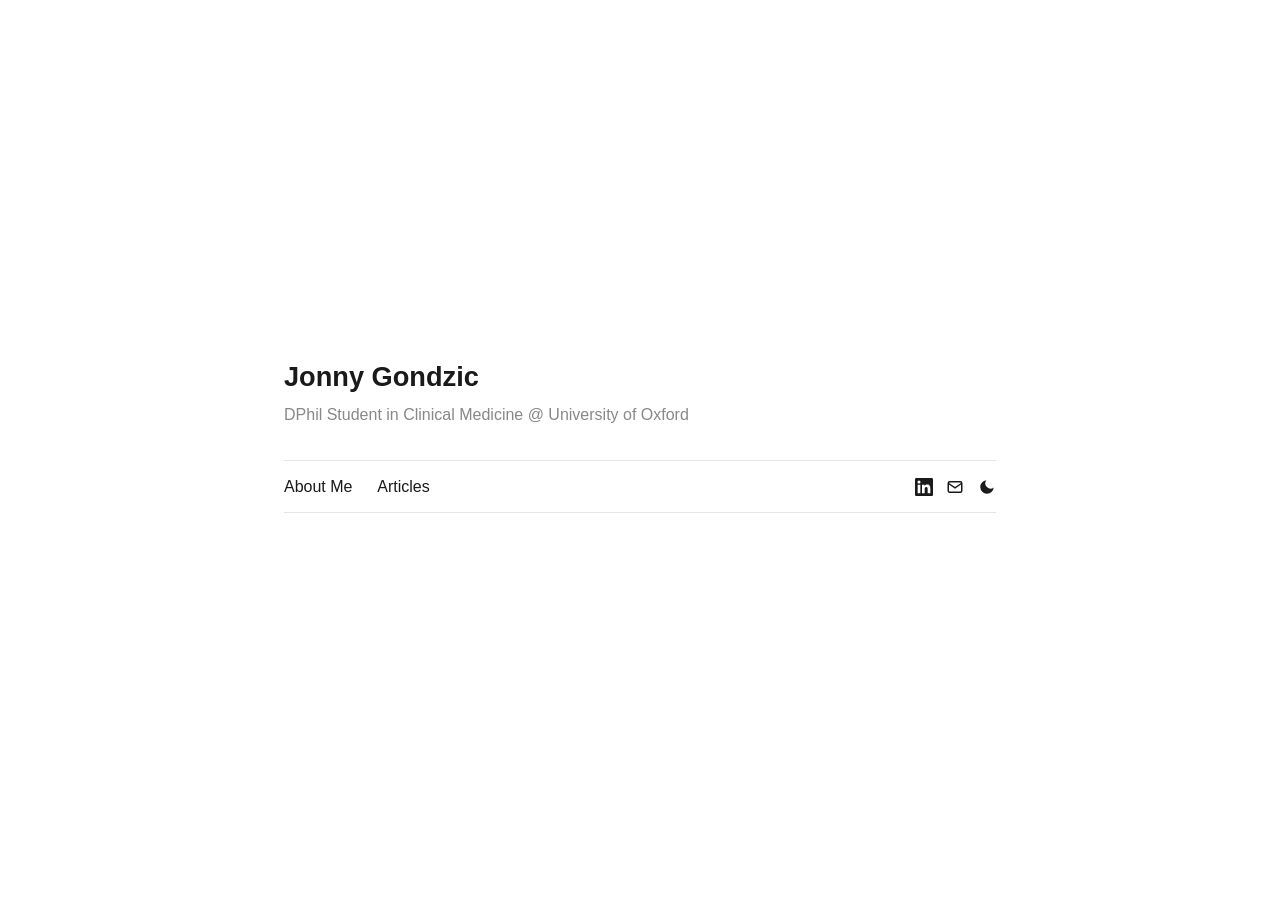
<file: index.html>
<!DOCTYPE html>
<html lang="en">
<head>
    <meta charset="UTF-8">
    <meta name="viewport" content="width=device-width, initial-scale=1.0">
    <title>Jonny Gondzic</title>
    <meta name="description" content="Personal website">
    <link rel="stylesheet" href="assets/style.css">
    <link rel="alternate" type="application/rss+xml" title="RSS" href="feed.xml">
    <script src="assets/theme.js" defer></script>
</head>
<body>
    <main class="container home">
        <section class="intro">
            <h1>Jonny Gondzic</h1>
            <p class="tagline">DPhil Student in Clinical Medicine @ University of Oxford</p>
        </section>

        <nav class="nav-row">
            <div class="nav-links">
                <a href="cv/">About Me</a>
                <!-- Hidden from site nav: <a href="research/">LinkedIn Post Ideas</a> -->
                <a href="articles/">Articles</a>
            </div>
            <div class="icons">
                <a href="https://www.linkedin.com/in/jonny-gondzic/" target="_blank" aria-label="LinkedIn" title="LinkedIn">
                    <svg viewBox="0 0 24 24" width="18" height="18" fill="currentColor"><path d="M20.447 20.452h-3.554v-5.569c0-1.328-.027-3.037-1.852-3.037-1.853 0-2.136 1.445-2.136 2.939v5.667H9.351V9h3.414v1.561h.046c.477-.9 1.637-1.85 3.37-1.85 3.601 0 4.267 2.37 4.267 5.455v6.286zM5.337 7.433a2.062 2.062 0 01-2.063-2.065 2.063 2.063 0 112.063 2.065zm1.782 13.019H3.555V9h3.564v11.452zM22.225 0H1.771C.792 0 0 .774 0 1.729v20.542C0 23.227.792 24 1.771 24h20.451C23.2 24 24 23.227 24 22.271V1.729C24 .774 23.2 0 22.222 0h.003z"/></svg>
                </a>
                <a href="mailto:jonnygondzic@gmail.com" aria-label="Email" title="Email">
                    <svg viewBox="0 0 24 24" width="18" height="18" fill="none" stroke="currentColor" stroke-width="2"><rect x="3" y="5" width="18" height="14" rx="2"/><path d="M3 7l9 6 9-6"/></svg>
                </a>
                <button class="theme-toggle" aria-label="Toggle theme" title="Toggle theme">
                    <svg class="icon-moon" viewBox="0 0 24 24" width="18" height="18" fill="currentColor"><path d="M21 12.79A9 9 0 1111.21 3 7 7 0 0021 12.79z"/></svg><svg class="icon-sun" viewBox="0 0 24 24" width="18" height="18" fill="none" stroke="currentColor" stroke-width="2" stroke-linecap="round" stroke-linejoin="round"><circle cx="12" cy="12" r="4"/><path d="M12 2v2M12 20v2M4.93 4.93l1.41 1.41M17.66 17.66l1.41 1.41M2 12h2M20 12h2M6.34 17.66l-1.41 1.41M19.07 4.93l-1.41 1.41"/></svg>
                </button>
            </div>
        </nav>
    </main>
</body>
</html>
</file>
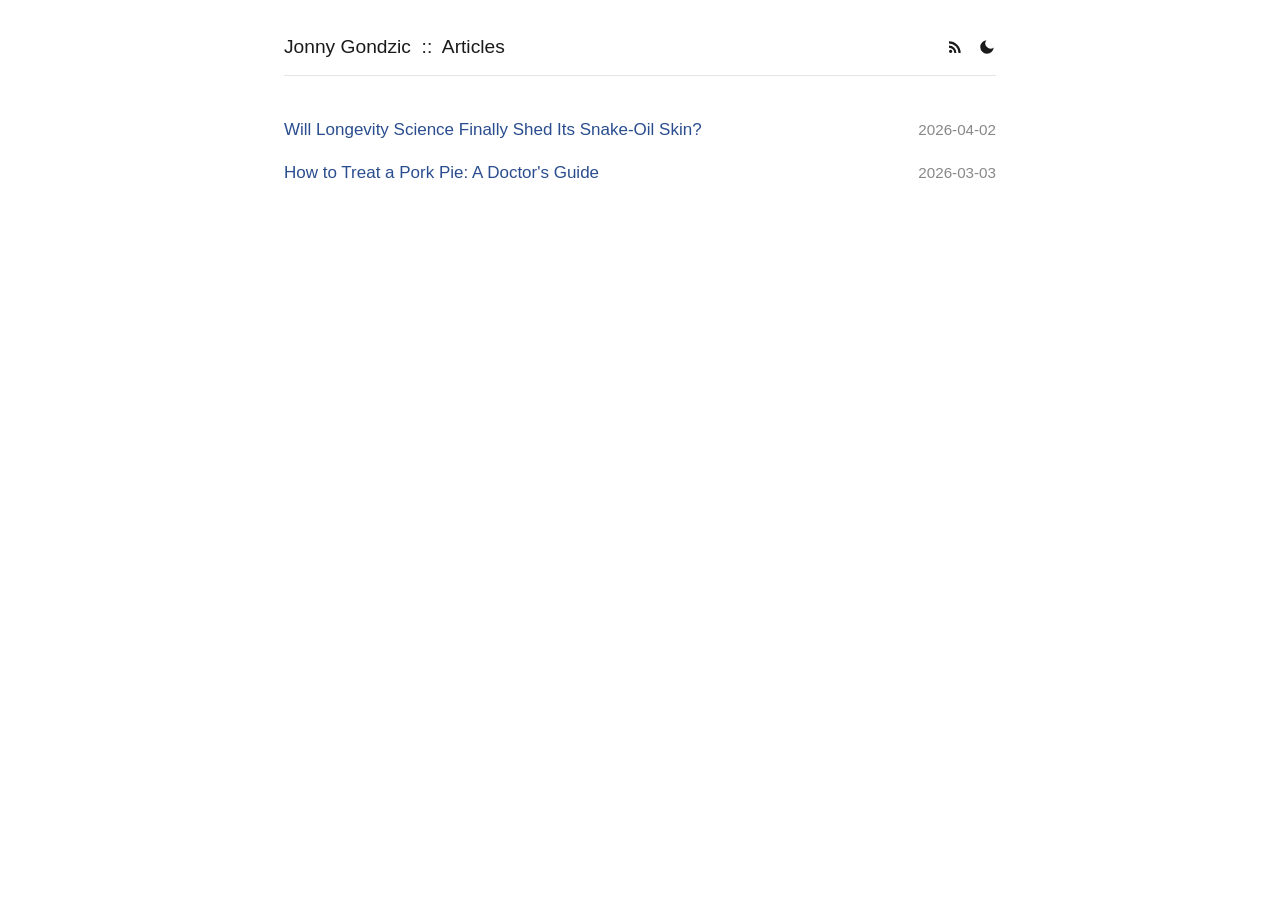
<file: articles/index.html>
<!DOCTYPE html>
<html lang="en">
<head>
    <meta charset="UTF-8">
    <meta name="viewport" content="width=device-width, initial-scale=1.0">
    <title>Jonny Gondzic :: Articles</title>
    <link rel="stylesheet" href="../assets/style.css">
    <link rel="alternate" type="application/rss+xml" title="RSS" href="../feed.xml">
    <script src="../assets/theme.js" defer></script>
</head>
<body>
    <main class="container page">
        <header class="page-header">
            <h2><a href="../">Jonny Gondzic</a> &nbsp;::&nbsp; Articles</h2>
            <div class="header-icons">
                <a href="../feed.xml" aria-label="RSS feed" title="RSS feed">
                    <svg viewBox="0 0 24 24" width="18" height="18" fill="currentColor"><path d="M6.18 15.64a2.18 2.18 0 012.18 2.18C8.36 19 7.38 20 6.18 20C5 20 4 19 4 17.82a2.18 2.18 0 012.18-2.18M4 4.44A15.56 15.56 0 0119.56 20h-2.83A12.73 12.73 0 004 7.27V4.44m0 5.66a9.9 9.9 0 019.9 9.9h-2.83A7.07 7.07 0 004 12.93V10.1z"/></svg>
                </a>
                <button class="theme-toggle" aria-label="Toggle theme" title="Toggle theme">
                    <svg class="icon-moon" viewBox="0 0 24 24" width="18" height="18" fill="currentColor"><path d="M21 12.79A9 9 0 1111.21 3 7 7 0 0021 12.79z"/></svg><svg class="icon-sun" viewBox="0 0 24 24" width="18" height="18" fill="none" stroke="currentColor" stroke-width="2" stroke-linecap="round" stroke-linejoin="round"><circle cx="12" cy="12" r="4"/><path d="M12 2v2M12 20v2M4.93 4.93l1.41 1.41M17.66 17.66l1.41 1.41M2 12h2M20 12h2M6.34 17.66l-1.41 1.41M19.07 4.93l-1.41 1.41"/></svg>
                </button>
            </div>
        </header>

        <ul class="post-list">
            <li>
                <a href="will-longevity-shed-snake-oil/">Will Longevity Science Finally Shed Its Snake-Oil Skin?</a>
                <span class="date">2026-04-02</span>
            </li>
            <li>
                <a href="should-doctors-care-pork-pie/">How to Treat a Pork Pie: A Doctor's Guide</a>
                <span class="date">2026-03-03</span>
            </li>
        </ul>
    </main>
</body>
</html>
</file>
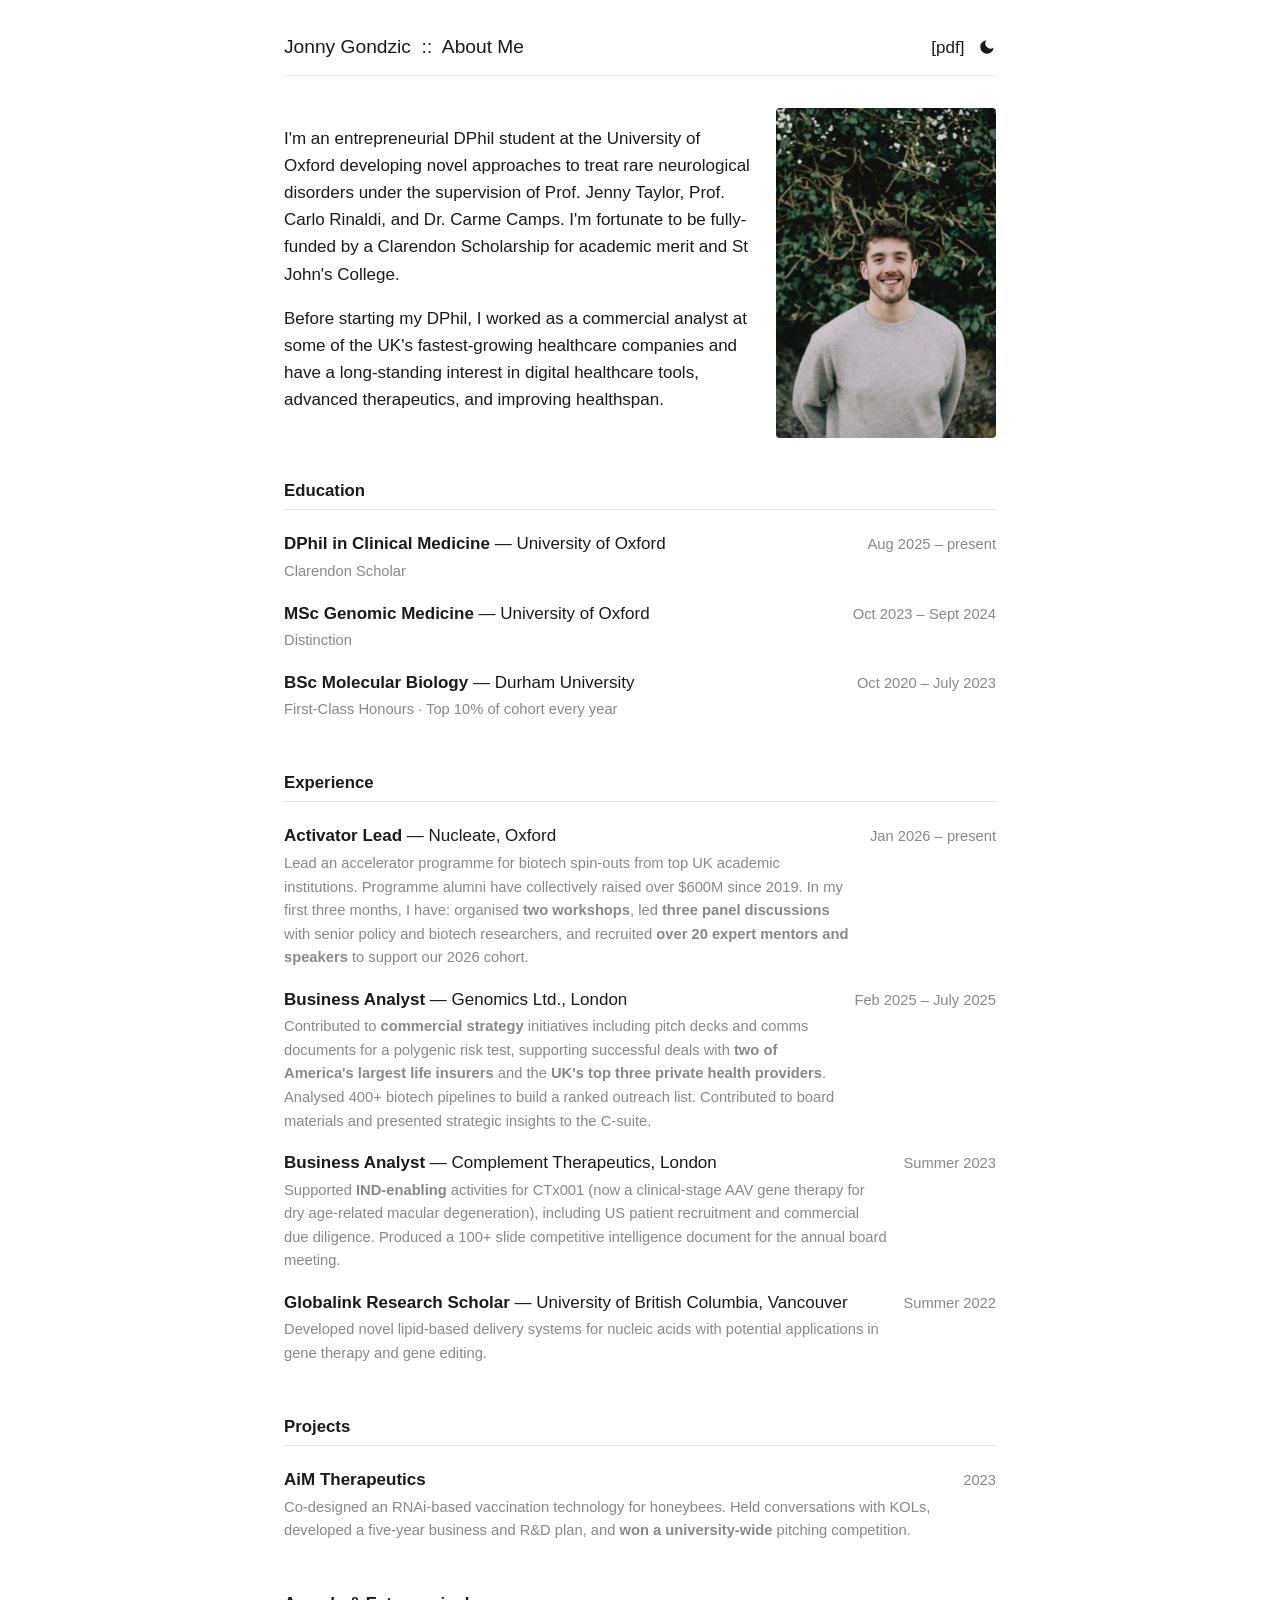
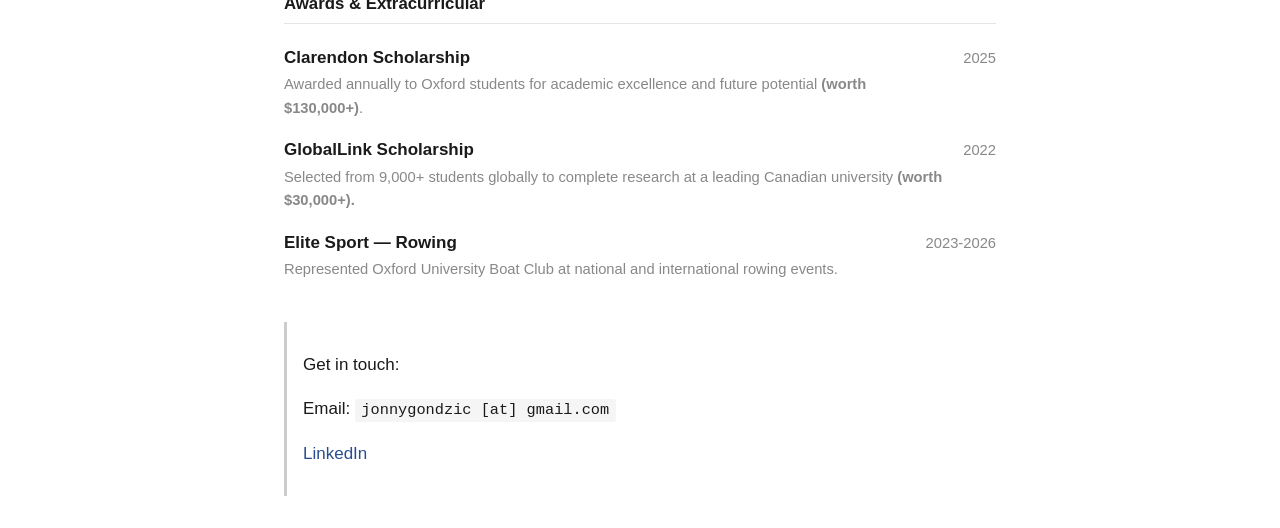
<file: cv/index.html>
<!DOCTYPE html>
<html lang="en">
<head>
    <meta charset="UTF-8">
    <meta name="viewport" content="width=device-width, initial-scale=1.0">
    <title>Jonny Gondzic :: About Me</title>
    <link rel="stylesheet" href="../assets/style.css">
    <script src="../assets/theme.js" defer></script>
</head>
<body>
    <main class="container page">
        <header class="page-header">
            <h2><a href="../">Jonny Gondzic</a> &nbsp;::&nbsp; About Me</h2>
            <div class="header-icons">
                <a href="../assets/cv.pdf" aria-label="Download CV (PDF)" title="Download CV (PDF)">[pdf]</a>
                <button class="theme-toggle" aria-label="Toggle theme" title="Toggle theme">
                    <svg class="icon-moon" viewBox="0 0 24 24" width="18" height="18" fill="currentColor"><path d="M21 12.79A9 9 0 1111.21 3 7 7 0 0021 12.79z"/></svg><svg class="icon-sun" viewBox="0 0 24 24" width="18" height="18" fill="none" stroke="currentColor" stroke-width="2" stroke-linecap="round" stroke-linejoin="round"><circle cx="12" cy="12" r="4"/><path d="M12 2v2M12 20v2M4.93 4.93l1.41 1.41M17.66 17.66l1.41 1.41M2 12h2M20 12h2M6.34 17.66l-1.41 1.41M19.07 4.93l-1.41 1.41"/></svg>
                </button>
            </div>
        </header>

        <article class="cv">
            <div class="about-grid">
                <div>
                    <p>
                        I'm an entrepreneurial DPhil student at the University of Oxford developing novel approaches to treat rare neurological disorders under the supervision of Prof. Jenny Taylor, Prof. Carlo Rinaldi, and Dr. Carme Camps. I'm fortunate to be fully-funded by a Clarendon Scholarship for academic merit and St John's College.
                    </p>
                    <p>
                        Before starting my DPhil, I worked as a commercial analyst at some of the UK's
                        fastest-growing healthcare companies and have a long-standing interest in digital
                        healthcare tools, advanced therapeutics, and improving healthspan.
                    </p>
                </div>
                <img src="../assets/Public/Jonny_jumper copy.png" alt="Photo" class="profile-photo" onerror="this.style.display='none'">
            </div>

            <section class="cv-section">
                <h3>Education</h3>
                <ul class="cv-list">
                    <li>
                        <div class="cv-entry">
                            <div>
                                <strong>DPhil in Clinical Medicine</strong> &mdash; University of Oxford
                                <div class="cv-detail">Clarendon Scholar </div>
                            </div>
                            <span class="cv-date">Aug 2025 &ndash; present</span>
                        </div>
                    </li>
                    <li>
                        <div class="cv-entry">
                            <div>
                                <strong>MSc Genomic Medicine</strong> &mdash; University of Oxford
                                <div class="cv-detail">Distinction </div>
                            </div>
                            <span class="cv-date">Oct 2023 &ndash; Sept 2024</span>
                        </div>
                    </li>
                    <li>
                        <div class="cv-entry">
                            <div>
                                <strong>BSc Molecular Biology</strong> &mdash; Durham University
                                <div class="cv-detail">First-Class Honours &middot; Top 10% of cohort every year</div>
                            </div>
                            <span class="cv-date">Oct 2020 &ndash; July 2023</span>
                        </div>
                    </li>
                </ul>
            </section>

            <section class="cv-section">
                <h3>Experience</h3>
                <ul class="cv-list">
                    <li>
                        <div class="cv-entry">
                            <div>
                                <strong>Activator Lead</strong> &mdash; Nucleate, Oxford
                                <div class="cv-detail">
                                    Lead an accelerator programme for biotech spin-outs from top UK academic
                                    institutions. Programme alumni have collectively raised over
                                    $600M since 2019. In my first three months, I have: organised <strong>two workshops</strong>, led <strong>three panel discussions</strong> with senior policy and biotech researchers, and recruited <strong>over 20 expert mentors and speakers</strong> to support our 2026 cohort.  
                                </div>
                            </div>
                            <span class="cv-date">Jan 2026 &ndash; present</span>
                        </div>
                    </li>
                    <li>
                        <div class="cv-entry">
                            <div>
                                <strong>Business Analyst</strong> &mdash; Genomics Ltd., London
                                <div class="cv-detail">
                                    Contributed to <strong>commercial strategy</strong> initiatives including pitch decks and comms documents for a polygenic risk test, supporting
                                    successful deals with <strong>two of America's largest life insurers</strong> and the <strong>UK's top three private health providers</strong>. Analysed 400+ biotech pipelines to build a
                                    ranked outreach list. Contributed to board materials and presented
                                    strategic insights to the C-suite.
                                </div>
                            </div>
                            <span class="cv-date">Feb 2025 &ndash; July 2025</span>
                        </div>
                    </li>
                    <li>
                        <div class="cv-entry">
                            <div>
                                <strong>Business Analyst</strong> &mdash; Complement Therapeutics, London
                                <div class="cv-detail">
                                    Supported <strong>IND-enabling</strong> activities for CTx001 (now a clinical-stage
                                    AAV gene therapy for dry age-related macular degeneration), including US
                                    patient recruitment and commercial due diligence. Produced a 100+ slide
                                    competitive intelligence document for the annual board meeting.
                                </div>
                            </div>
                            <span class="cv-date">Summer 2023</span>
                        </div>
                    </li>
                    <li>
                        <div class="cv-entry">
                            <div>
                                <strong>Globalink Research Scholar</strong> &mdash; University of British Columbia, Vancouver
                                <div class="cv-detail">
                                    Developed novel lipid-based delivery systems for nucleic acids with
                                    potential applications in gene therapy and gene editing.
                                </div>
                            </div>
                            <span class="cv-date">Summer 2022</span>
                        </div>
                    </li>
                </ul>
            </section>

            <section class="cv-section">
                <h3>Projects</h3>
                <ul class="cv-list">
                    <li>
                        <div class="cv-entry">
                            <div>
                                <strong>AiM Therapeutics</strong>
                                <div class="cv-detail">
                                    Co-designed an RNAi-based vaccination technology for honeybees. Held
                                    conversations with KOLs, developed a five-year business and R&amp;D plan,
                                    and <strong>won a university-wide</strong> pitching competition.
                                </div>
                            </div>
                            <span class="cv-date">2023</span>
                        </div>
                    </li>
                </ul>
            </section>

            <section class="cv-section">
                <h3>Awards &amp; Extracurricular</h3>
                <ul class="cv-list">
                    <li>
                        <div class="cv-entry">
                            <div>
                                <strong>Clarendon Scholarship</strong>
                                <div class="cv-detail">
                                    Awarded annually to Oxford students for academic excellence and future
                                    potential <strong>(worth $130,000+)</strong>.
                                </div>
                            </div>
                            <span class="cv-date">2025</span>
                        </div>
                    </li>
                    <li>
                        <div class="cv-entry">
                            <div>
                                <strong>GlobalLink Scholarship</strong>
                                <div class="cv-detail">
                                    Selected from 9,000+ students globally to complete research at a leading
                                    Canadian university <strong>(worth $30,000+).</strong>
                                </div>
                            </div>
                            <span class="cv-date">2022</span>
                        </div>
                    </li>
                    <li>
                        <div class="cv-entry">
                            <div>
                                <strong>Elite Sport &mdash; Rowing</strong>
                                <div class="cv-detail">
                                    Represented Oxford University Boat Club at national and international
                                    rowing events.
                                </div>
                            </div>
                            <span class="cv-date">2023-2026</span>
                        </div>
                    </li>
                </ul>
            </section>

            <aside class="contact-box">
                <p>Get in touch:</p>
                <p>Email: <code>jonnygondzic [at] gmail.com </code></p>
                <p><a href="https://www.linkedin.com/in/jonny-gondzic/" target="_blank">LinkedIn</a></p>
            </aside>
        </article>
    </main>
</body>
</html>
</file>
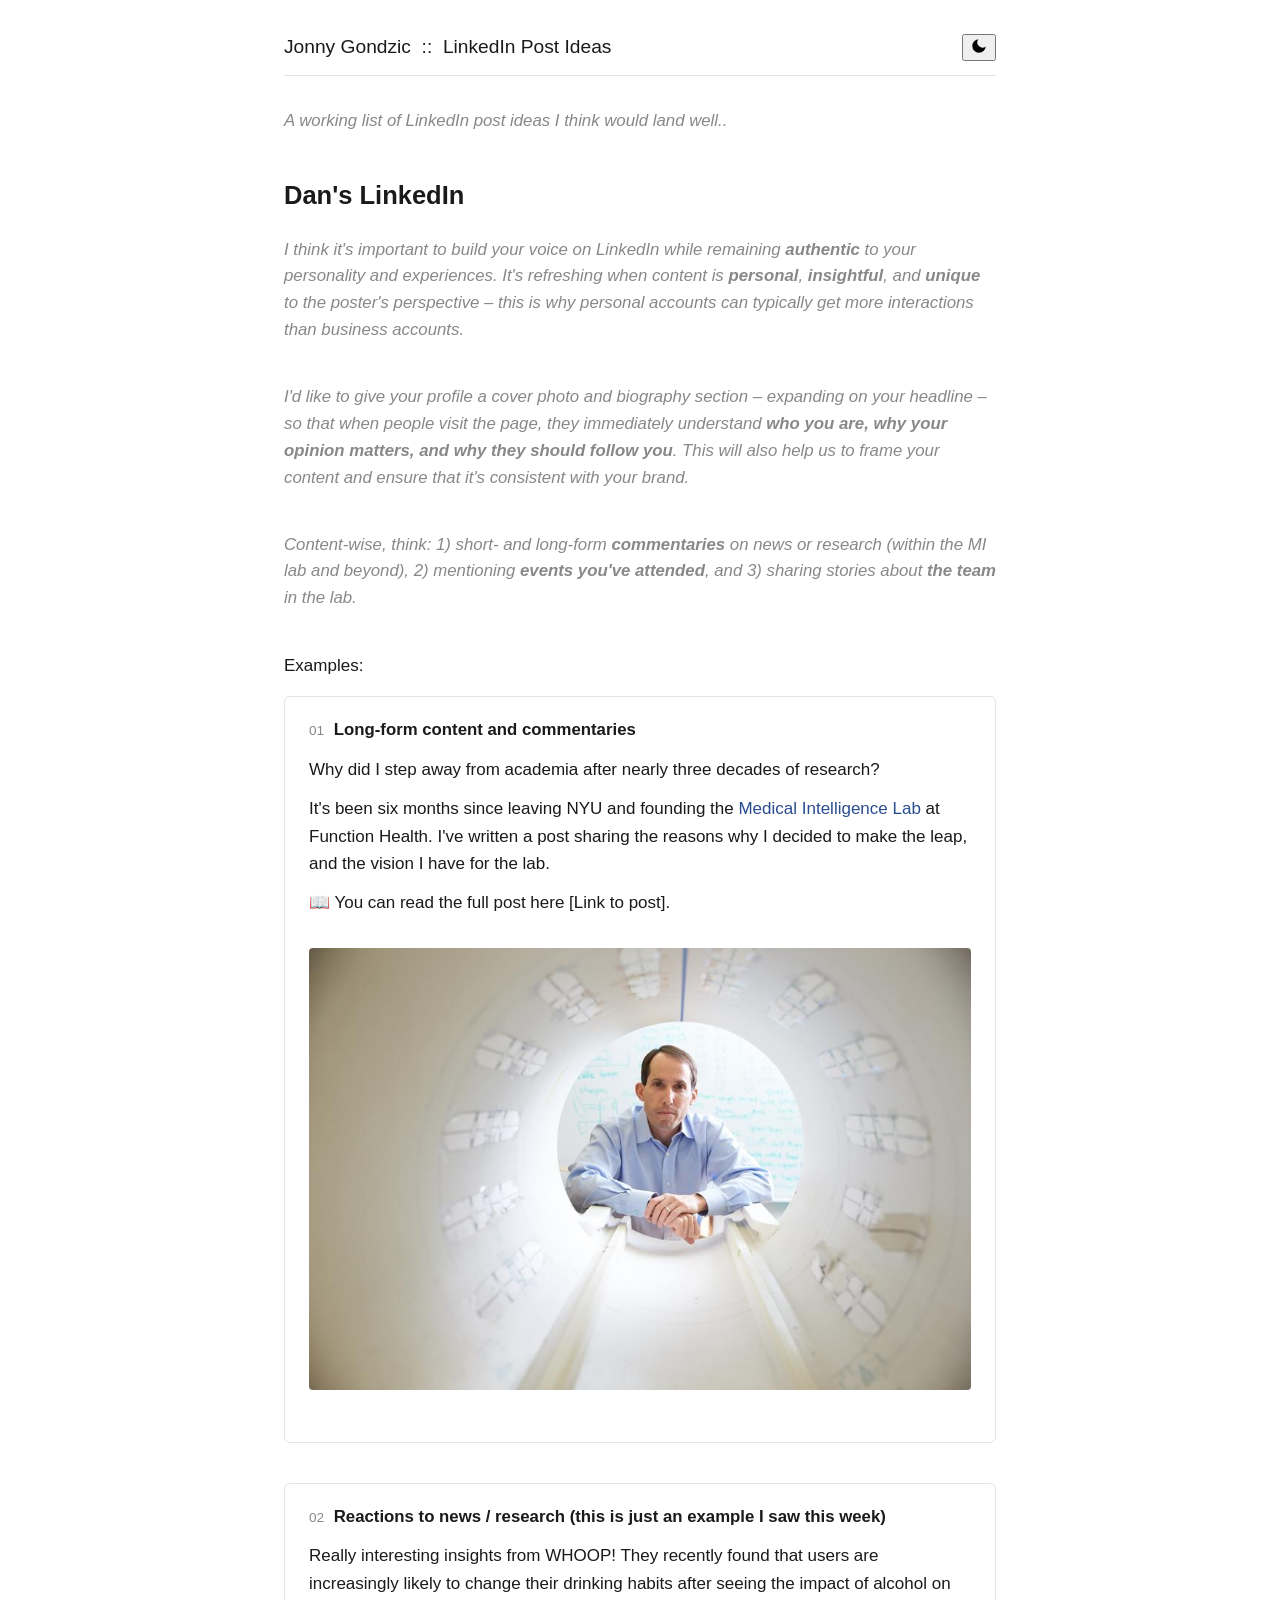
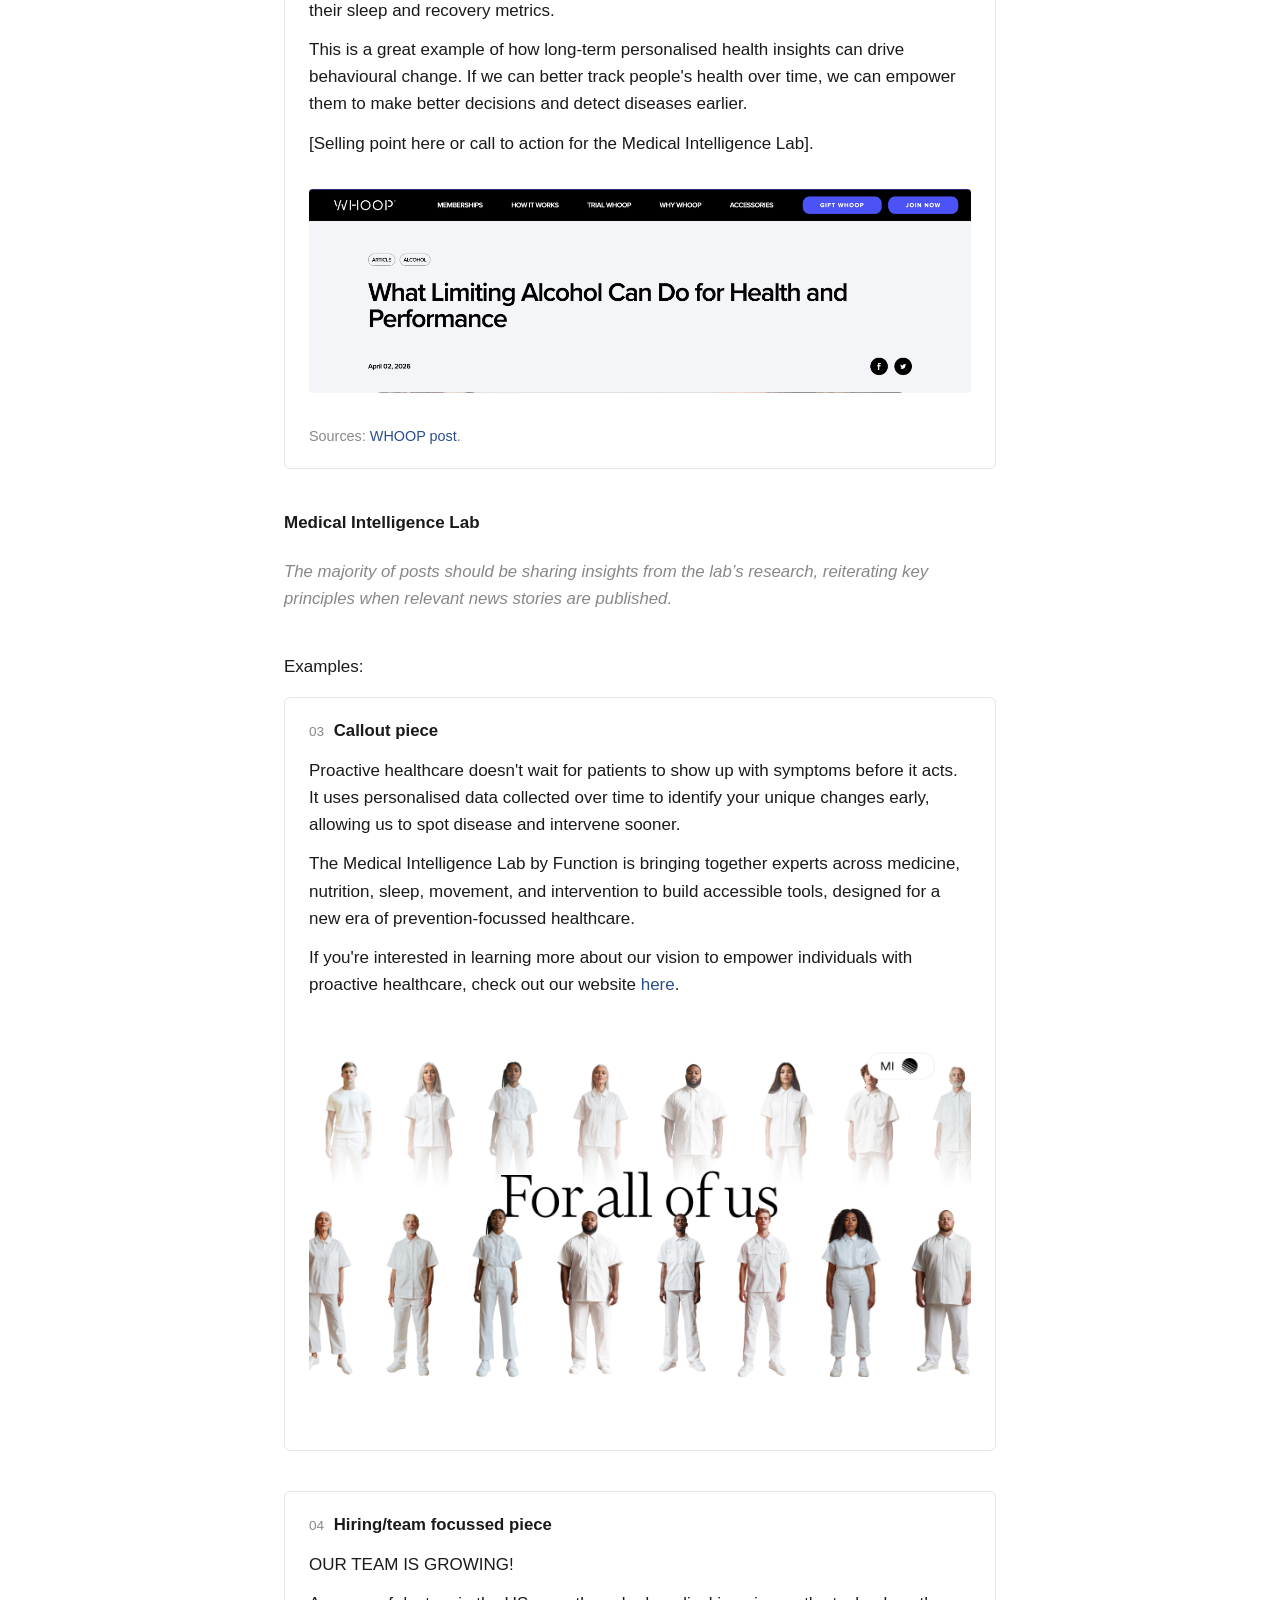
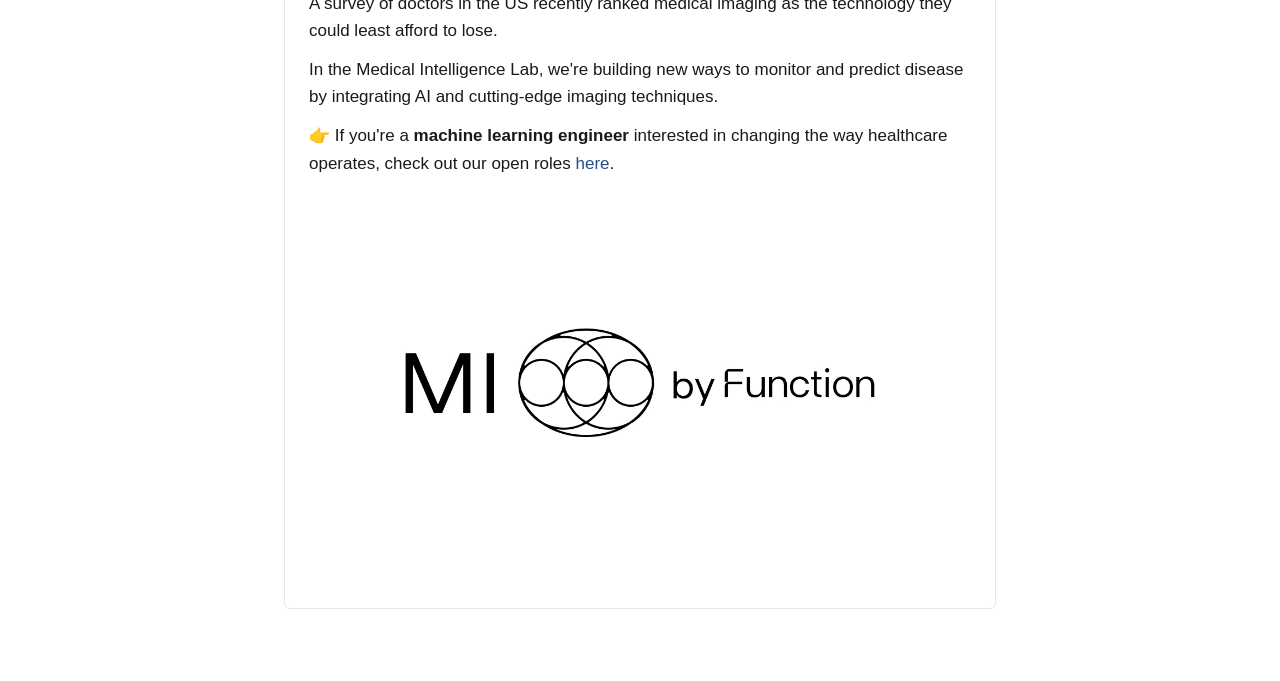
<file: research/index.html>
<!DOCTYPE html>
<html lang="en">
<head>
    <meta charset="UTF-8">
    <meta name="viewport" content="width=device-width, initial-scale=1.0">
    <meta name="robots" content="noindex, nofollow">
    <title>Jonny Gondzic :: LinkedIn Post Ideas</title>
    <link rel="stylesheet" href="../assets/style.css">
    <script src="../assets/theme.js" defer></script>
</head>
<body>
    <main class="container page">
        <header class="page-header">
            <h2><a href="../">Jonny Gondzic</a> &nbsp;::&nbsp; LinkedIn Post Ideas</h2>
            <button class="theme-toggle" aria-label="Toggle theme" title="Toggle theme">
                <svg class="icon-moon" viewBox="0 0 24 24" width="18" height="18" fill="currentColor"><path d="M21 12.79A9 9 0 1111.21 3 7 7 0 0021 12.79z"/></svg><svg class="icon-sun" viewBox="0 0 24 24" width="18" height="18" fill="none" stroke="currentColor" stroke-width="2" stroke-linecap="round" stroke-linejoin="round"><circle cx="12" cy="12" r="4"/><path d="M12 2v2M12 20v2M4.93 4.93l1.41 1.41M17.66 17.66l1.41 1.41M2 12h2M20 12h2M6.34 17.66l-1.41 1.41M19.07 4.93l-1.41 1.41"/></svg>
            </button>
        </header>

        <article class="post-ideas">
            <p class="lede">
                A working list of LinkedIn post ideas I think would land well..
            </p>

            <h1>Dan's LinkedIn</h1>

             <article class="post-ideas">
            <p class="lede">
                I think it's important to build your voice on LinkedIn while remaining <b>authentic</b> to your personality and experiences. It's refreshing when content is <b>personal</b>, <b>insightful</b>, and <b>unique</b> to the poster's perspective &ndash; this is why personal accounts can typically get more interactions than business accounts.
            </p>
             <article class="post-ideas">
            <p class="lede">
                I'd like to give your profile a cover photo and biography section &ndash; expanding on your headline &ndash; so that when people visit the page, they immediately understand <b>who you are, why your opinion matters, and why they should follow you</b>. This will also help us to frame your content and ensure that it's consistent with your brand.
            </p>
            <p class="lede">
                Content-wise, think: 1) short- and long-form <b>commentaries</b> on news or research (within the MI lab and beyond), 2) mentioning <b>events you've attended</b>, and 3) sharing stories about <b>the team</b> in the lab.         
            </p>
            
                <p>
                    Examples:
                </p>
            <section class="idea">
                <h3><span class="idea-num">01</span> Long-form content and commentaries</h3>
                </div>
                <p>
                    Why did I step away from academia after nearly three decades of research? 
                </p>
                <p>
                    It's been six months since leaving NYU and founding the <a href="https://www.function.ai/" target="_blank">Medical Intelligence Lab</a> at Function Health. I've written a post sharing the reasons why I decided to make the leap, and the vision I have for the lab.
                </p>
                <p> 
                    &#128214; You can read the full post here [Link to post].
                </p>
                <figure class="post-figure">
                    <img src="../assets/research/Dan.jpg" alt="Dan's LinkedIn profile picture">
                </figure>
            </section>

            <section class="idea">
                <h3><span class="idea-num">02</span> Reactions to news / research (this is just an example I saw this week)</h3>
                <p>
                    Really interesting insights from WHOOP! They recently found that users are increasingly likely to change their drinking habits after seeing the impact of alcohol on their sleep and recovery metrics. 
                </p>
                <p>
                    This is a great example of how long-term personalised health insights can drive behavioural change. If we can better track people's health over time, we can empower them to make better decisions and detect diseases earlier.
                </p>
                <p>
                    [Selling point here or call to action for the Medical Intelligence Lab].
                </p>
                <figure class="post-figure">
                    <img src="../assets/research/whoop-alcohol.jpg" alt="WHOOP article: What Limiting Alcohol Can Do for Health and Performance">
                </figure>
                <p class="idea-refs">
                    Sources: <a href="https://www.linkedin.com/posts/willahmed_whoop-alcohol-research-ugcPost-7457072960521121792-04un?utm_source=share&utm_medium=member_desktop&rcm=ACoAADNQqTQBrV1WWN1KADcbBmyx32TQS7wroJk" target="_blank">WHOOP post</a>.
                </p>
            </section>

            <h1>Medical Intelligence Lab</h1>

            <article class="post-ideas">
            <p class="lede">
                The majority of posts should be sharing insights from the lab’s research, reiterating key principles when relevant news stories are published.        
            </p>

                <p>
                    Examples:
                </p>

            <section class="idea">
                <h3><span class="idea-num">03</span>Callout piece</h3>
            
                </div>
                <p>
                    Proactive healthcare doesn't wait for patients to show up with symptoms before it acts. It uses personalised data collected over time to identify your unique changes early, allowing us to spot disease and intervene sooner. 
                </p>
                <p>
                    The Medical Intelligence Lab by Function is bringing together experts across medicine, nutrition, sleep, movement, and intervention to build accessible tools, designed for a new era of prevention-focussed healthcare.
                </p>
                <p>
                    If you're interested in learning more about our vision to empower individuals with proactive healthcare, check out our website <a href="https://www.function.ai/" target="_blank">here</a>.
                </p>
                <figure class="post-figure">
                    <img src="../assets/research/People.png" alt="Proactive Healthcare">
                </figure>
                </section>
                <section class="idea">
                <h3><span class="idea-num">04</span> Hiring/team focussed piece</h3>
                </div>
                <p>
                    OUR TEAM IS GROWING!
                </p>
                <p>
                    A survey of doctors in the US recently ranked medical imaging as the technology they could least afford to lose. 
                </p>
                <p>
                    In the Medical Intelligence Lab, we're building new ways to monitor and predict disease by integrating AI and cutting-edge imaging techniques.               
                </p>
                <p>
                    &#128073; If you're a <b>machine learning engineer</b> interested in changing the way healthcare operates, check out our open roles <a href="https://jobs.gem.com/function-health/am9icG9zdDrIusvI1BQkQdQ82yKA-8So?utm_source=GemLink&utm_medium=c291cmNlOnk1LsbNHVcqM5ixVxs8qW4" target="_blank">here</a>.
                </p>
                <figure class="post-figure">
                    <img src="../assets/research/MIL.webp" alt="Medical Intelligence Lab">
                </figure>
            </section>
            </section>
        </article>
    </main>
</body>
</html>
</file>
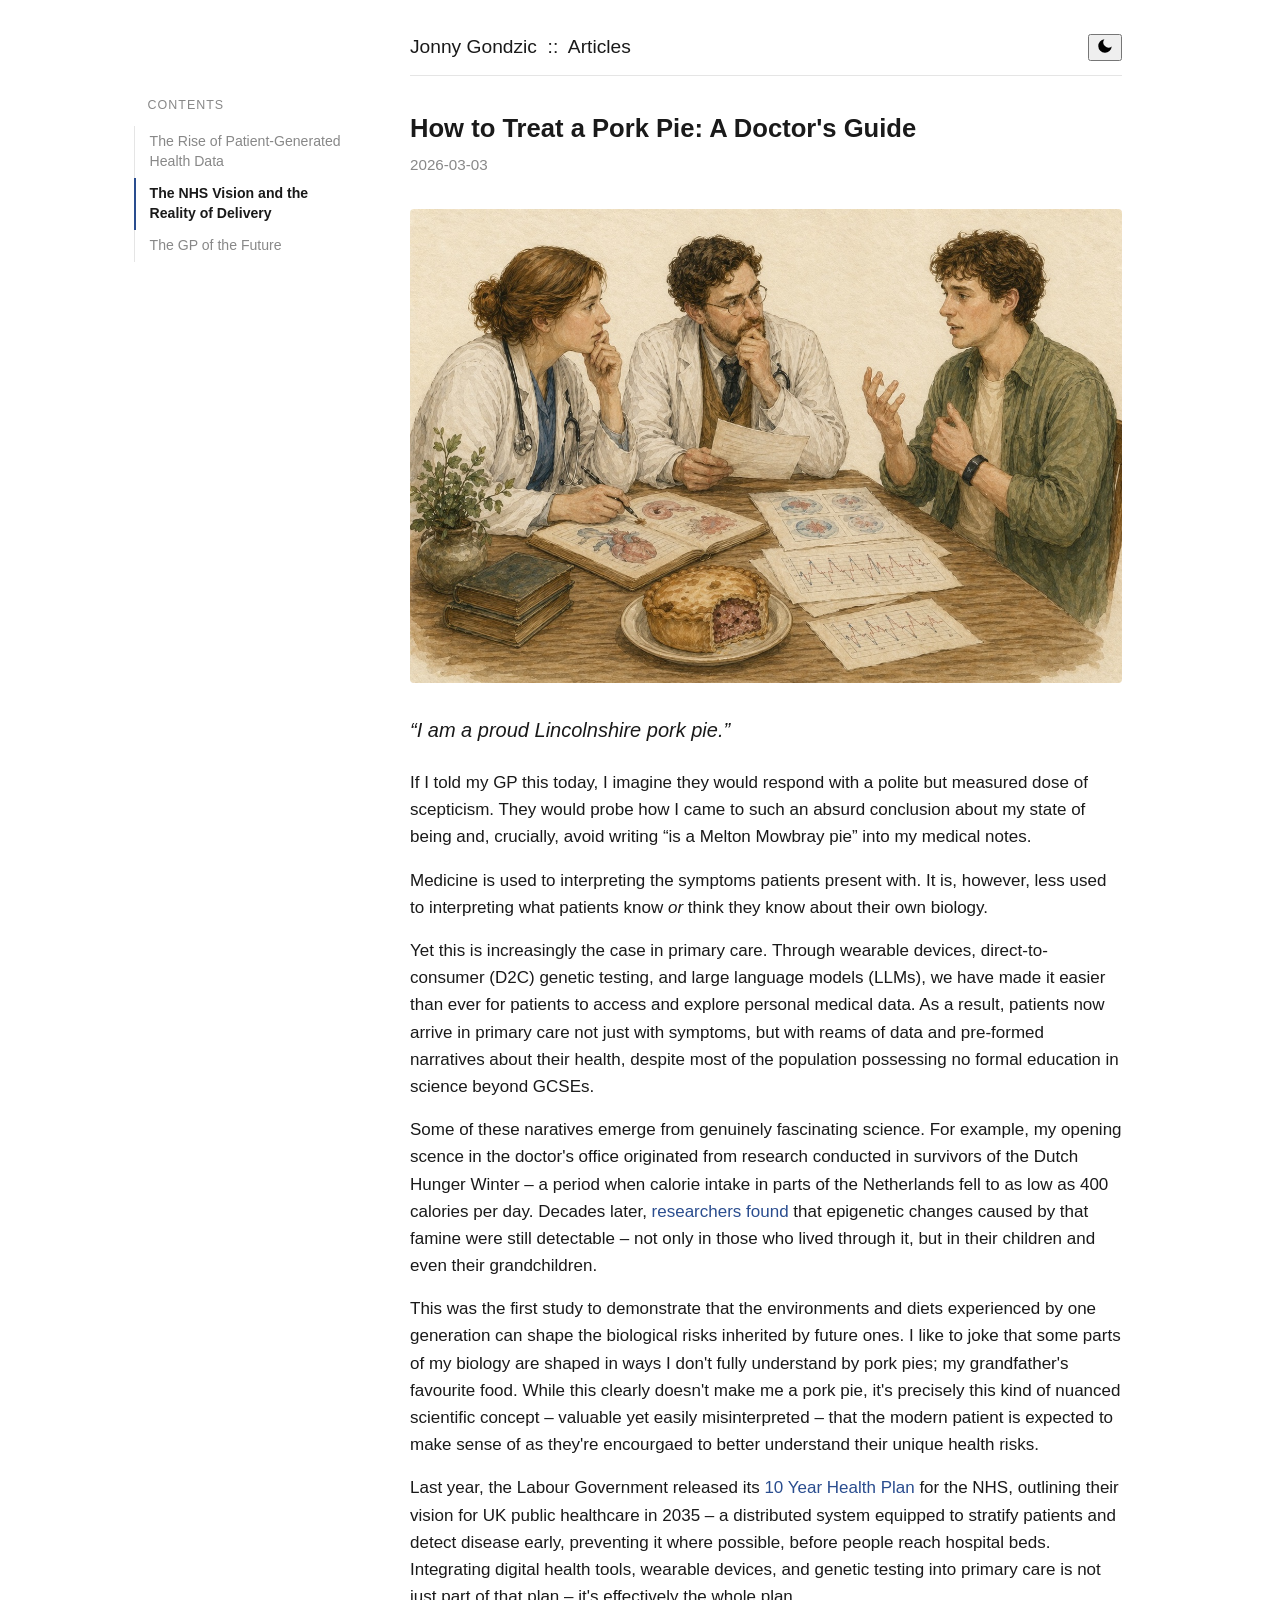
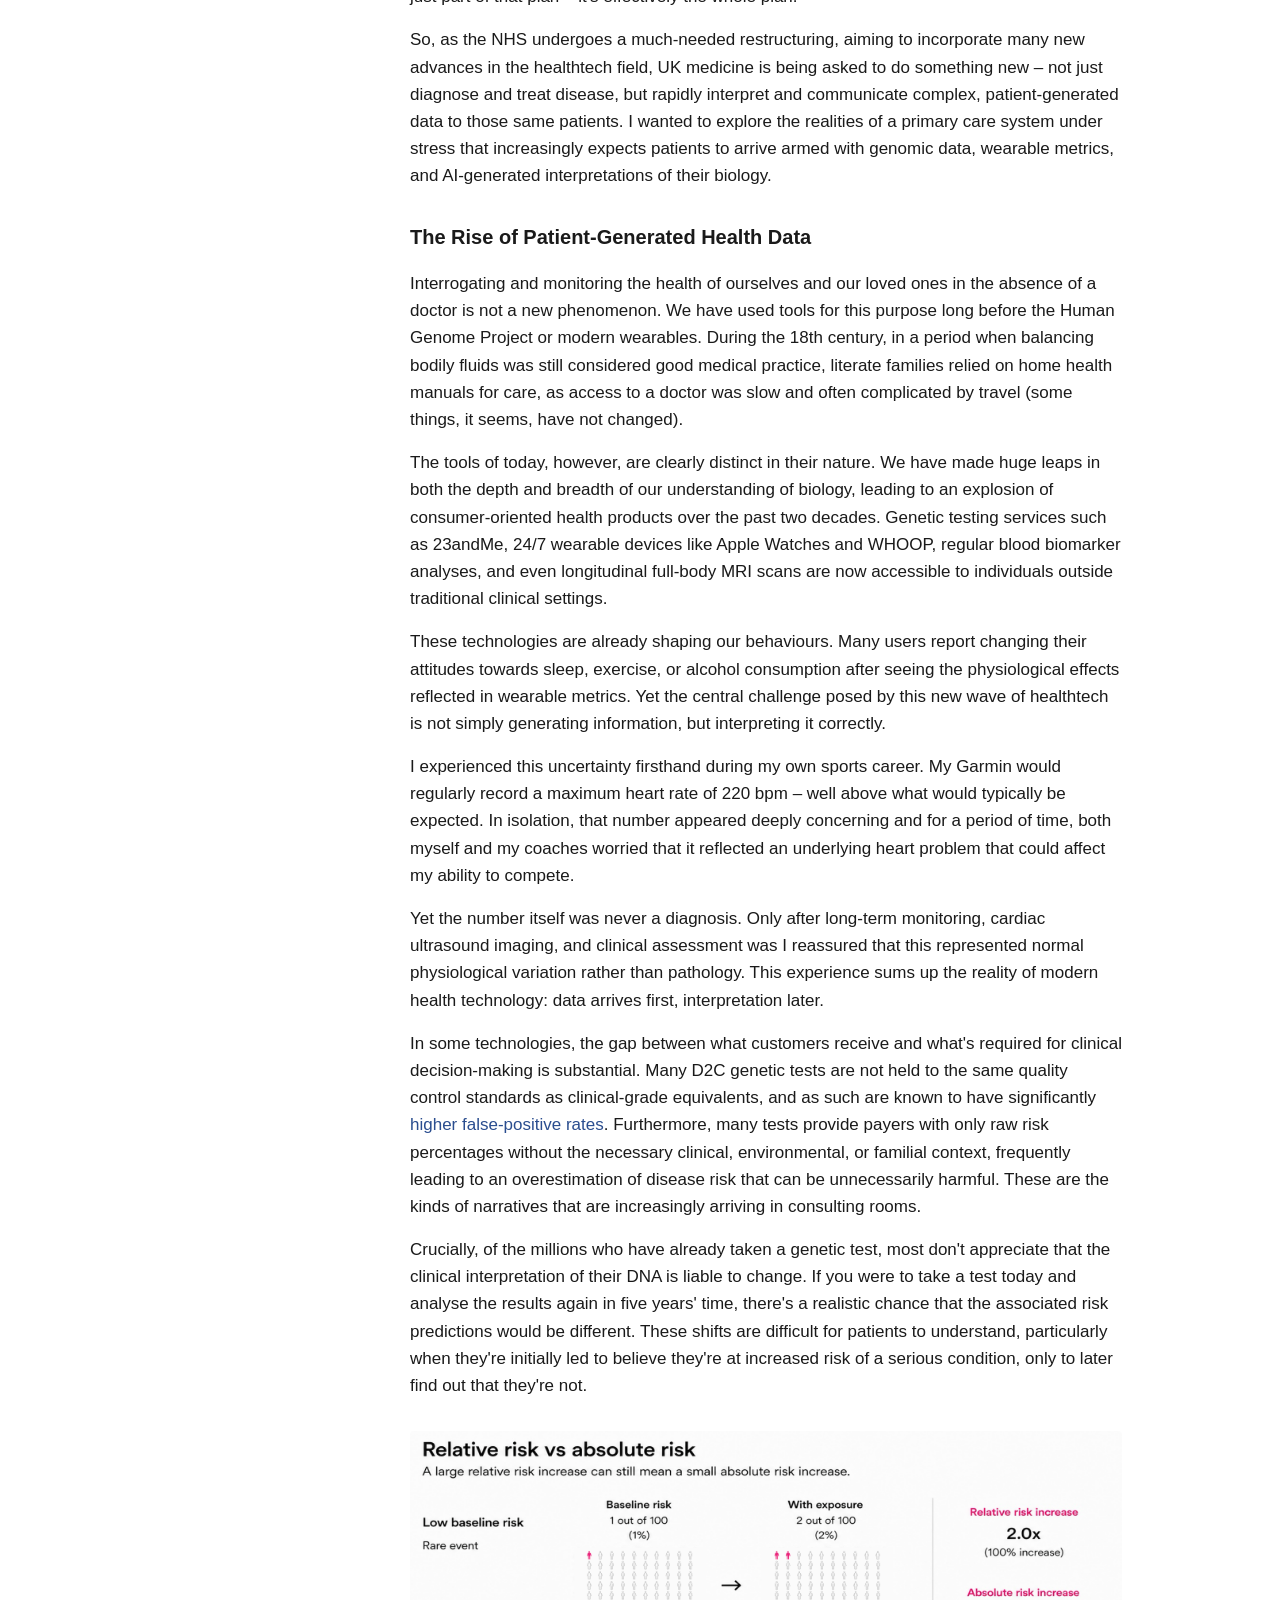
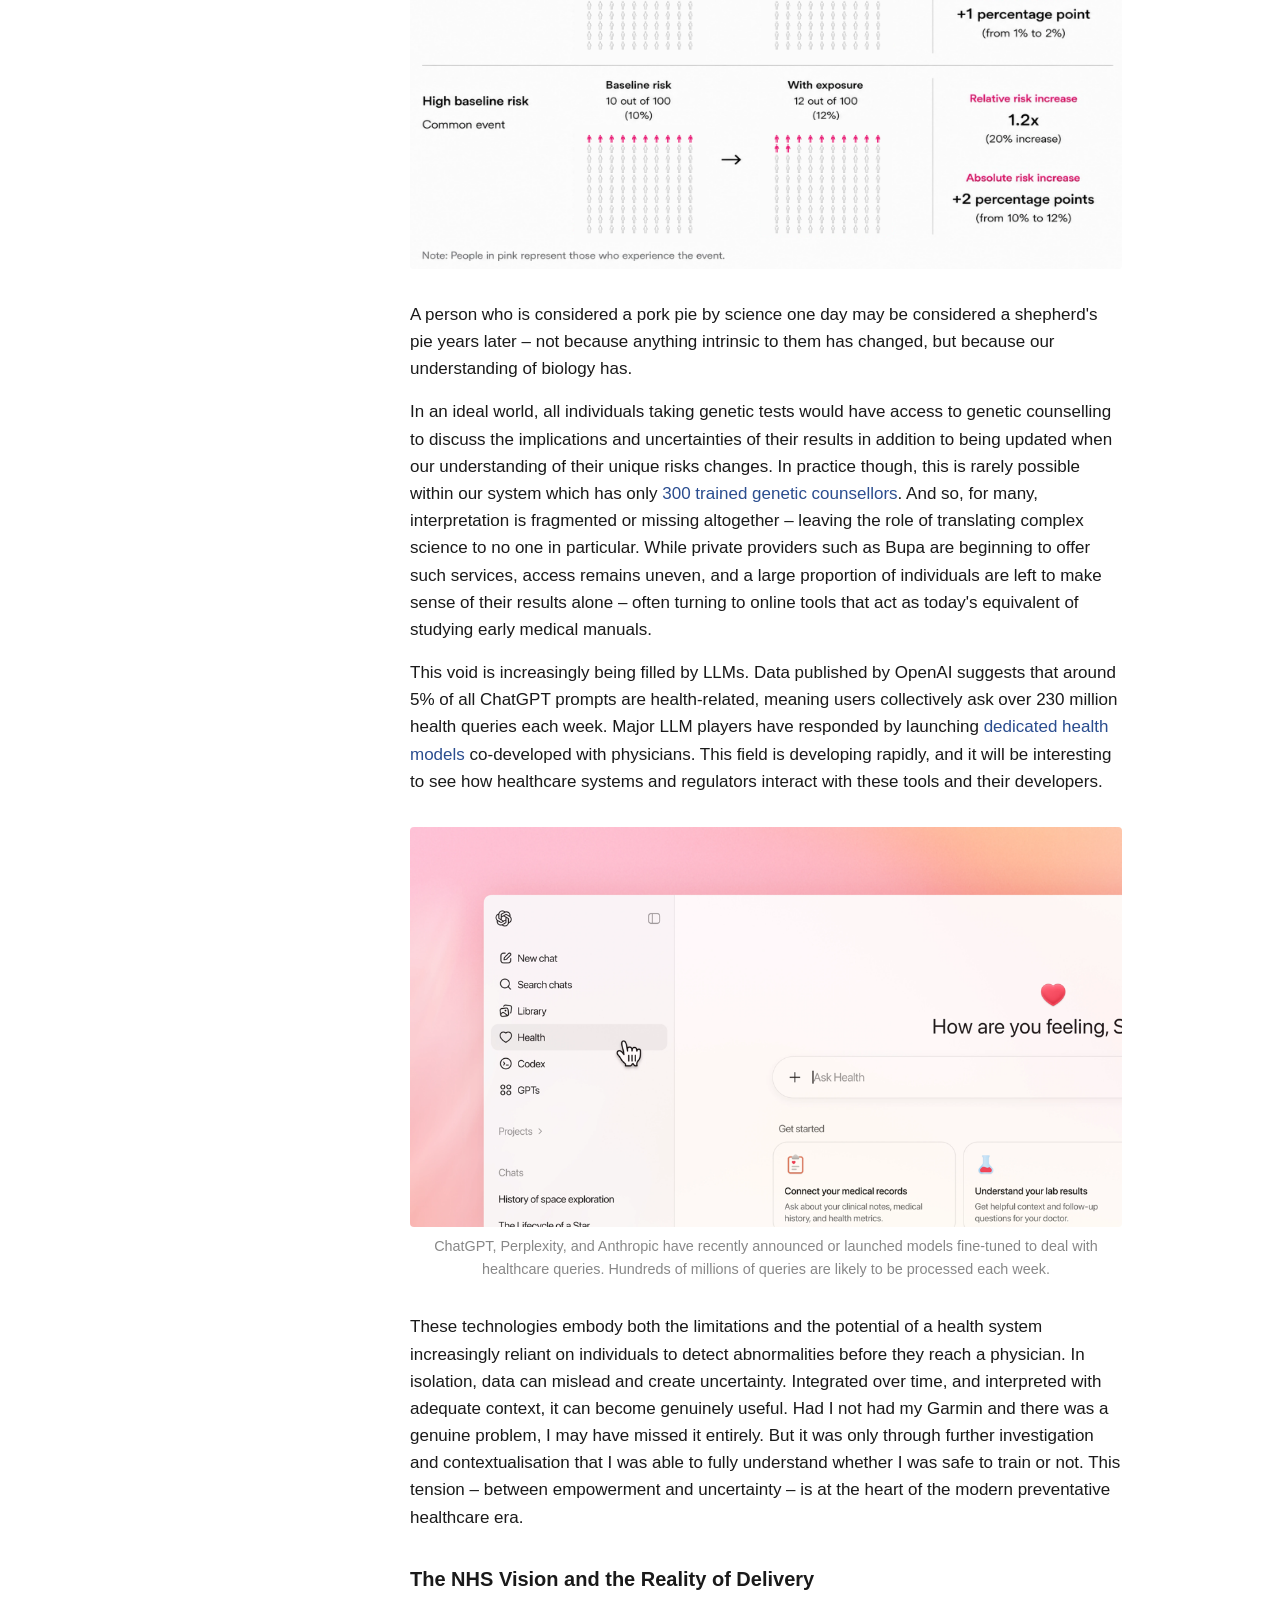
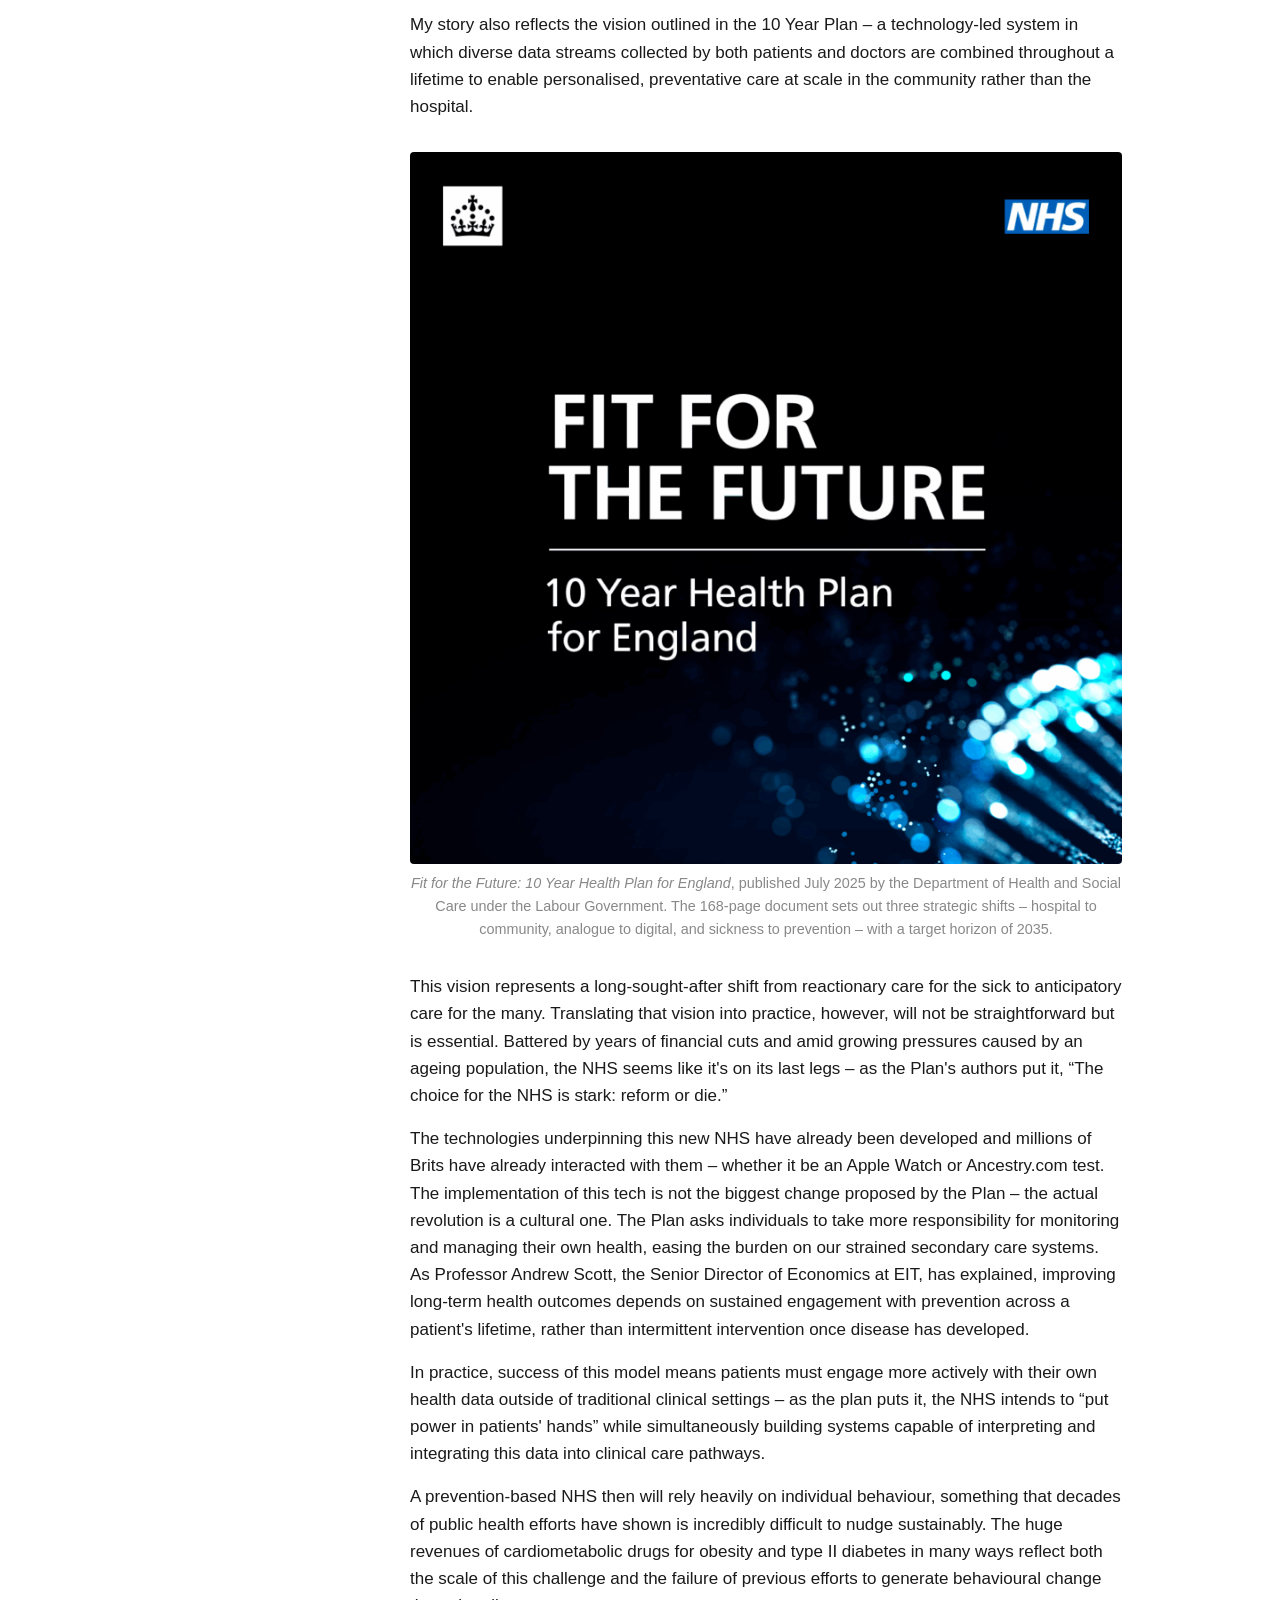
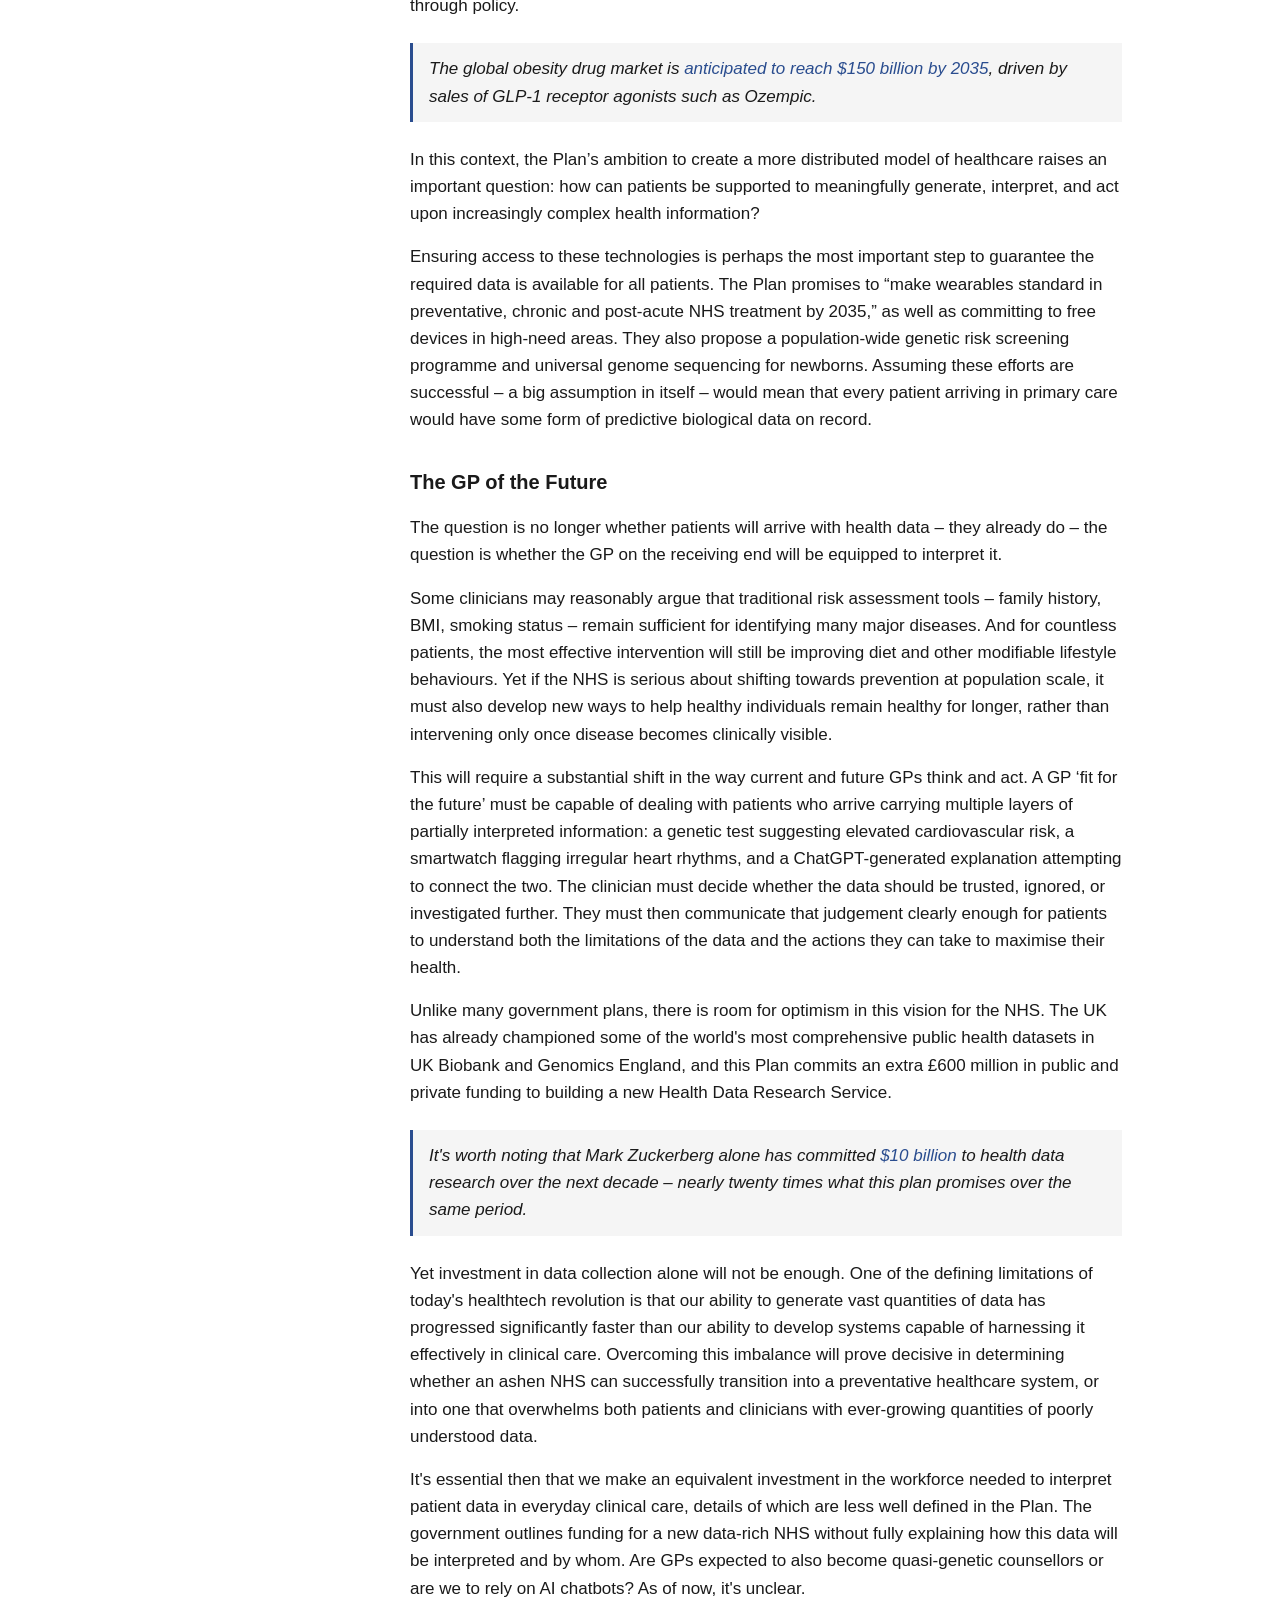
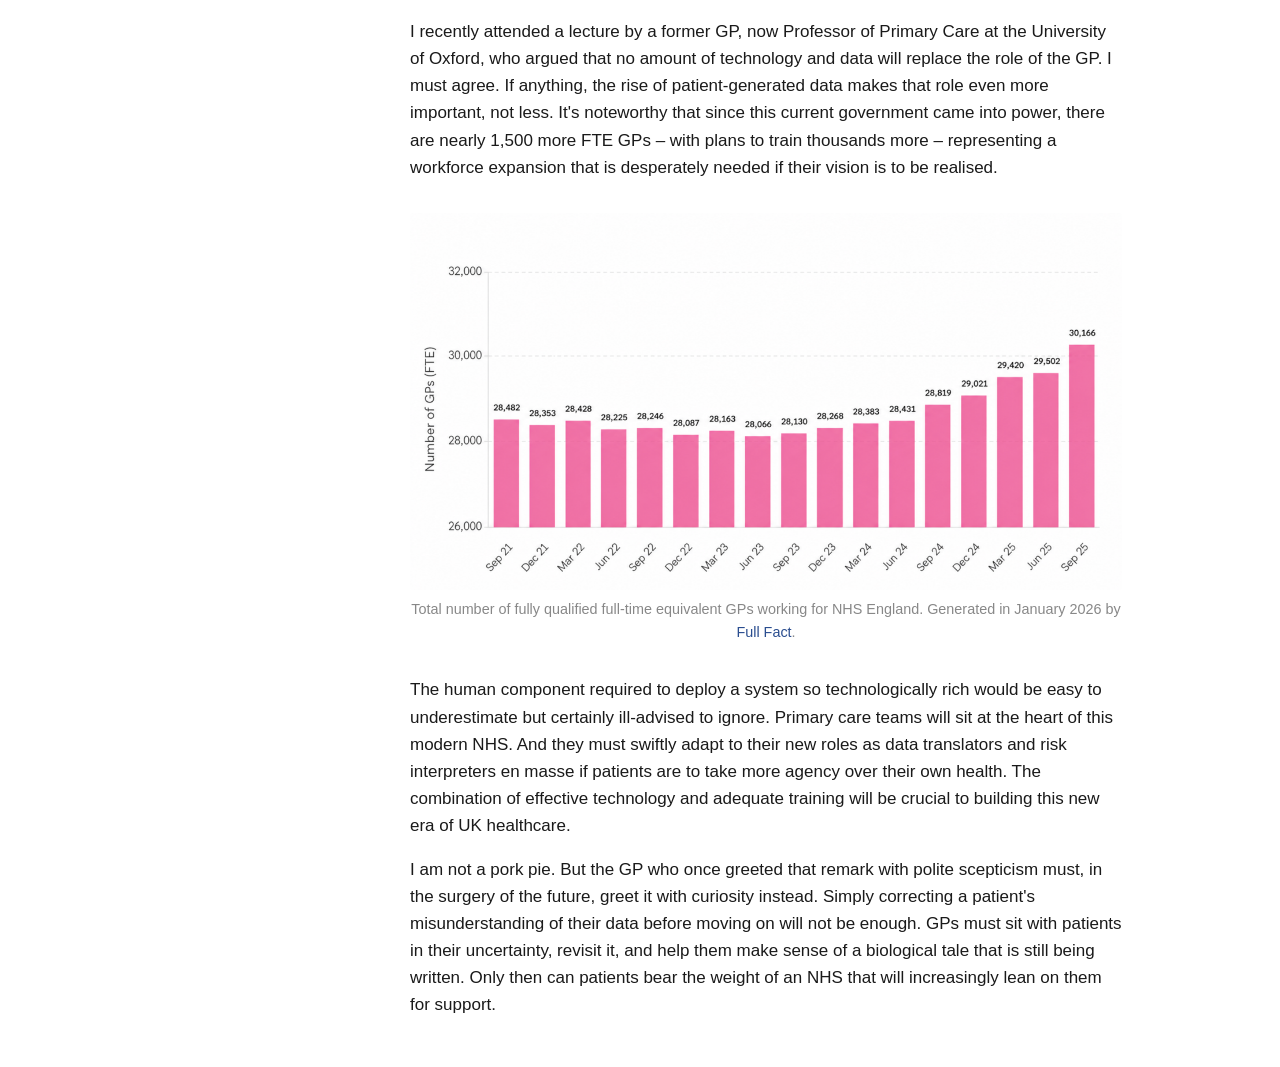
<file: articles/should-doctors-care-pork-pie/index.html>
<!DOCTYPE html>
<html lang="en">
<head>
    <meta charset="UTF-8">
    <meta name="viewport" content="width=device-width, initial-scale=1.0">
    <title>Should doctors care that I'm a Pork Pie? :: Jonny Gondzic</title>
    <meta name="description" content="On patient-generated health data, the NHS 10 Year Plan, and the GP of the future.">
    <link rel="stylesheet" href="../../assets/style.css">
    <script src="../../assets/theme.js" defer></script>
    <script src="../../assets/toc.js" defer></script>
</head>
<body>
    <div class="reading-progress" aria-hidden="true"><div class="reading-progress-bar"></div></div>
    <div class="post-layout">
        <aside class="post-toc" aria-label="Table of contents">
            <p class="post-toc-title">Contents</p>
        </aside>
        <main class="container page">
        <header class="page-header">
            <h2><a href="../../">Jonny Gondzic</a> &nbsp;::&nbsp; <a href="../">Articles</a></h2>
            <button class="theme-toggle" aria-label="Toggle theme" title="Toggle theme">
                <svg class="icon-moon" viewBox="0 0 24 24" width="18" height="18" fill="currentColor"><path d="M21 12.79A9 9 0 1111.21 3 7 7 0 0021 12.79z"/></svg><svg class="icon-sun" viewBox="0 0 24 24" width="18" height="18" fill="none" stroke="currentColor" stroke-width="2" stroke-linecap="round" stroke-linejoin="round"><circle cx="12" cy="12" r="4"/><path d="M12 2v2M12 20v2M4.93 4.93l1.41 1.41M17.66 17.66l1.41 1.41M2 12h2M20 12h2M6.34 17.66l-1.41 1.41M19.07 4.93l-1.41 1.41"/></svg>
            </button>
        </header>

        <article class="post">
            <h1>How to Treat a Pork Pie: A Doctor's Guide</h1>
            <p class="post-date">2026-03-03</p>

            <figure class="post-figure">
                <img src="../../assets/articles/pork-pie/cover.jpeg" alt="Cover image">
            </figure>

            <p class="lede">&ldquo;I am a proud Lincolnshire pork pie.&rdquo;</p>

            <p>If I told my GP this today, I imagine they would respond with a polite but measured dose of scepticism. They would probe how I came to such an absurd conclusion about my state of being and, crucially, avoid writing &ldquo;is a Melton Mowbray pie&rdquo; into my medical notes.</p>

            <p>Medicine is used to interpreting the symptoms patients present with. It is, however, less used to interpreting what patients know <em>or</em> think they know about their own biology.</p>

            <p>Yet this is increasingly the case in primary care. Through wearable devices, direct-to-consumer (D2C) genetic testing, and large language models (LLMs), we have made it easier than ever for patients to access and explore personal medical data. As a result, patients now arrive in primary care not just with symptoms, but with reams of data and pre-formed narratives about their health, despite most of the population possessing no formal education in science beyond GCSEs.</p>

            <p>Some of these naratives emerge from genuinely fascinating science. For example, my opening scence in the doctor's office originated from research conducted in survivors of the Dutch Hunger Winter &ndash; a period when calorie intake in parts of the Netherlands fell to as low as 400 calories per day. Decades later, <a href="https://www.pnas.org/doi/full/10.1073/pnas.0806560105">researchers found</a> that epigenetic changes caused by that famine were still detectable &ndash; not only in those who lived through it, but in their children and even their grandchildren. </p>
                
            
            <p>This was the first study to demonstrate that the environments and diets experienced by one generation can shape the biological risks inherited by future ones. I like to joke that some parts of my biology are shaped in ways I don't fully understand by pork pies; my grandfather's favourite food. While this clearly doesn't make me a pork pie, it's precisely this kind of nuanced scientific concept &ndash; valuable yet easily misinterpreted &ndash; that the modern patient is  expected to make sense of as they're encourgaed to better understand their unique health risks.</p>

            <p>Last year, the Labour Government released its <a href="https://assets.publishing.service.gov.uk/media/6888a0b1a11f859994409147/fit-for-the-future-10-year-health-plan-for-england.pdf">10 Year Health Plan</a> for the NHS, outlining their vision for UK public healthcare in 2035 &ndash; a distributed system equipped to stratify patients and detect disease early, preventing it where possible, before people reach hospital beds. Integrating digital health tools, wearable devices, and genetic testing into primary care is not just part of that plan &ndash; it's effectively the whole plan.</p>

            <p>So, as the NHS undergoes a much-needed restructuring, aiming to incorporate many new advances in the healthtech field, UK medicine is being asked to do something new &ndash; not just diagnose and treat disease, but rapidly interpret and communicate complex, patient-generated data to those same patients. I wanted to explore the realities of a primary care system under stress that increasingly expects patients to arrive armed with genomic data, wearable metrics, and AI-generated interpretations of their biology.</p>

            <h2>The Rise of Patient-Generated Health Data</h2>

            <p>Interrogating and monitoring the health of ourselves and our loved ones in the absence of a doctor is not a new phenomenon. We have used tools for this purpose long before the Human Genome Project or modern wearables. During the 18th century, in a period when balancing bodily fluids was still considered good medical practice, literate families relied on home health manuals for care, as access to a doctor was slow and often complicated by travel (some things, it seems, have not changed).</p>

            <p>The tools of today, however, are clearly distinct in their nature. We have made huge leaps in both the depth and breadth of our understanding of biology, leading to an explosion of consumer-oriented health products over the past two decades. Genetic testing services such as 23andMe, 24/7 wearable devices like Apple Watches and WHOOP, regular blood biomarker analyses, and even longitudinal full-body MRI scans are now accessible to individuals outside traditional clinical settings.</p>

            <p>These technologies are already shaping our behaviours. Many users report changing their attitudes towards sleep, exercise, or alcohol consumption after seeing the physiological effects reflected in wearable metrics. Yet the central challenge posed by this new wave of healthtech is not simply generating information, but interpreting it correctly.</p>

            <p> I experienced this uncertainty firsthand during my own sports career. My Garmin would regularly record a maximum heart rate of 220 bpm &ndash; well above what would typically be expected. In isolation, that number appeared deeply concerning and for a period of time, both myself and my coaches worried that it reflected an underlying heart problem that could affect my ability to compete.</p>

            <p> Yet the number itself was never a diagnosis. Only after long-term monitoring, cardiac ultrasound imaging, and clinical assessment was I reassured that this represented normal physiological variation rather than pathology. This experience sums up the reality of modern health technology: data arrives first, interpretation later.</p>

            <p>In some technologies, the gap between what customers receive and what's required for clinical decision-making is substantial. Many D2C genetic tests are not held to the same quality control standards as clinical-grade equivalents, and as such are known to have significantly <a href="https://www.sciencedirect.com/science/article/pii/S1098360021000149">higher false-positive rates</a>. Furthermore, many tests provide payers with only raw risk percentages without the necessary clinical, environmental, or familial context, frequently leading to an overestimation of disease risk that can be unnecessarily harmful. These are the kinds of narratives that are increasingly arriving in consulting rooms.</p>

            <p>Crucially, of the millions who have already taken a genetic test, most don't appreciate that the clinical interpretation of their DNA is liable to change. If you were to take a test today and analyse the results again in five years' time, there's a realistic chance that the associated risk predictions would be different. These shifts are difficult for patients to understand, particularly when they're initially led to believe they're at increased risk of a serious condition, only to later find out that they're not.</p>

            <figure class="post-figure">
                <img src="../../assets/articles/pork-pie/fig1.png" alt="Figure">
            </figure>

            <p>A person who is considered a pork pie by science one day may be considered a shepherd's pie years later &ndash; not because anything intrinsic to them has changed, but because our understanding of biology has.</p>

            <p>In an ideal world, all individuals taking genetic tests would have access to genetic counselling to discuss the implications and uncertainties of their results in addition to being updated when our understanding of their unique risks changes. In practice though, this is rarely possible within our system which has only <a href="https://www.nature.com/articles/s41431-022-01212-9">300 trained genetic counsellors</a>. And so, for many, interpretation is fragmented or missing altogether &ndash; leaving the role of translating complex science to no one in particular. While private providers such as Bupa are beginning to offer such services, access remains uneven, and a large proportion of individuals are left to make sense of their results alone &ndash; often turning to online tools that act as today's equivalent of studying early medical manuals.</p>

            <p>This void is increasingly being filled by LLMs. Data published by OpenAI suggests that around 5% of all ChatGPT prompts are health-related, meaning users collectively ask over 230 million health queries each week. Major LLM players have responded by launching <a href="https://openai.com/index/introducing-chatgpt-health/">dedicated health models</a> co-developed with physicians. This field is developing rapidly, and it will be interesting to see how healthcare systems and regulators interact with these tools and their developers.</p>

            <figure class="post-figure">
                <img src="../../assets/articles/pork-pie/fig2.png" alt="ChatGPT, Perplexity, and Anthropic health-focused models">
                <figcaption>ChatGPT, Perplexity, and Anthropic have recently announced or launched models fine-tuned to deal with healthcare queries. Hundreds of millions of queries are likely to be processed each week.</figcaption>
            </figure>

            <p>These technologies embody both the limitations and the potential of a health system increasingly reliant on individuals to detect abnormalities before they reach a physician. In isolation, data can mislead and create uncertainty. Integrated over time, and interpreted with adequate context, it can become genuinely useful. Had I not had my Garmin and there was a genuine problem, I may have missed it entirely. But it was only through further investigation and contextualisation that I was able to fully understand whether I was safe to train or not. This tension &ndash; between empowerment and uncertainty &ndash; is at the heart of the modern preventative healthcare era.</p>

            <h2>The NHS Vision and the Reality of Delivery</h2>

            <p>My story also reflects the vision outlined in the 10 Year Plan &ndash; a technology-led system in which diverse data streams collected by both patients and doctors are combined throughout a lifetime to enable personalised, preventative care at scale in the community rather than the hospital.</p>

            <figure class="post-figure">
                <img src="../../assets/articles/pork-pie/fig3.png" alt="Fit for the Future: 10 Year Health Plan for England">
                <figcaption><em>Fit for the Future: 10 Year Health Plan for England</em>, published July 2025 by the Department of Health and Social Care under the Labour Government. The 168-page document sets out three strategic shifts &ndash; hospital to community, analogue to digital, and sickness to prevention &ndash; with a target horizon of 2035.</figcaption>
            </figure>

            <p>This vision represents a long-sought-after shift from reactionary care for the sick to anticipatory care for the many. Translating that vision into practice, however, will not be straightforward but is essential. Battered by years of financial cuts and amid growing pressures caused by an ageing population, the NHS seems like it's on its last legs &ndash; as the Plan's authors put it, &ldquo;The choice for the NHS is stark: reform or die.&rdquo;</p>

            <p>The technologies underpinning this new NHS have already been developed and millions of Brits have already interacted with them &ndash; whether it be an Apple Watch or Ancestry.com test. The implementation of this tech is not the biggest change proposed by the Plan &ndash; the actual revolution is a cultural one. The Plan asks individuals to take more responsibility for monitoring and managing their own health, easing the burden on our strained secondary care systems. As Professor Andrew Scott, the Senior Director of Economics at EIT, has explained, improving long-term health outcomes depends on sustained engagement with prevention across a patient's lifetime, rather than intermittent intervention once disease has developed.</p>

            <p>In practice, success of this model means patients must engage more actively with their own health data outside of traditional clinical settings &ndash; as the plan puts it, the NHS intends to &ldquo;put power in patients' hands&rdquo; while simultaneously building systems capable of interpreting and integrating this data into clinical care pathways.</p>

            <p>A prevention-based NHS then will rely heavily on individual behaviour, something that decades of public health efforts have shown is incredibly difficult to nudge sustainably. The huge revenues of cardiometabolic drugs for obesity and type II diabetes in many ways reflect both the scale of this challenge and the failure of previous efforts to generate behavioural change through policy.</p>

            <aside class="callout">The global obesity drug market is <a href="https://www.pharmexec.com/view/eli-lilly-orforglipron-retatrutide-glp-clarivate">anticipated to reach $150 billion by 2035</a>, driven by sales of GLP-1 receptor agonists such as Ozempic.</aside>

            <p>In this context, the Plan’s ambition to create a more distributed model of healthcare raises an important question: how can patients be supported to meaningfully generate, interpret, and act upon increasingly complex health information?</p>

            <p>Ensuring access to these technologies is perhaps the most important step to guarantee the required data is available for all patients. The Plan promises to &ldquo;make wearables standard in preventative, chronic and post-acute NHS treatment by 2035,&rdquo; as well as committing to free devices in high-need areas. They also propose a population-wide genetic risk screening programme and universal genome sequencing for newborns. Assuming these efforts are successful &ndash; a big assumption in itself &ndash; would mean that every patient arriving in primary care would have some form of predictive biological data on record.</p>

            <h2>The GP of the Future</h2>

            <p>The question is no longer whether patients will arrive with health data &ndash; they already do &ndash; the question is whether the GP on the receiving end will be equipped to interpret it.</p>

            <p>Some clinicians may reasonably argue that traditional risk assessment tools &ndash; family history, BMI, smoking status &ndash; remain sufficient for identifying many major diseases. And for countless patients, the most effective intervention will still be improving diet and other modifiable lifestyle behaviours. Yet if the NHS is serious about shifting towards prevention at population scale, it must also develop new ways to help healthy individuals remain healthy for longer, rather than intervening only once disease becomes clinically visible.</p>

            <p>This will require a substantial shift in the way current and future GPs think and act. A GP &lsquo;fit for the future&rsquo; must be capable of dealing with patients who arrive carrying multiple layers of partially interpreted information: a genetic test suggesting elevated cardiovascular risk, a smartwatch flagging irregular heart rhythms, and a ChatGPT-generated explanation attempting to connect the two. The clinician must decide whether the data should be trusted, ignored, or investigated further. They must then communicate that judgement clearly enough for patients to understand both the limitations of the data and the actions they can take to maximise their health.</p>

            <p>Unlike many government plans, there is room for optimism in this vision for the NHS. The UK has already championed some of the world's most comprehensive public health datasets in UK Biobank and Genomics England, and this Plan commits an extra &pound;600 million in public and private funding to building a new Health Data Research Service.</p>

            <aside class="callout">It's worth noting that Mark Zuckerberg alone has committed <a href="https://www.science.org/content/article/ai-drives-dramatic-expansion-chan-zuckerberg-initiative-s-funding-end-all-diseases">$10 billion</a> to health data research over the next decade &ndash; nearly twenty times what this plan promises over the same period.</aside>

            <p>Yet investment in data collection alone will not be enough. One of the defining limitations of today's healthtech revolution is that our ability to generate vast quantities of data has progressed significantly faster than our ability to develop systems capable of harnessing it effectively in clinical care. Overcoming this imbalance will prove decisive in determining whether an ashen NHS can successfully transition into a preventative healthcare system, or into one that overwhelms both patients and clinicians with ever-growing quantities of poorly understood data.</p>

            <p>It's essential then that we make an equivalent investment in the workforce needed to interpret patient data in everyday clinical care, details of which are less well defined in the Plan. The government outlines funding for a new data-rich NHS without fully explaining how this data will be interpreted and by whom. Are GPs expected to also become quasi-genetic counsellors or are we to rely on AI chatbots? As of now, it's unclear.</p>

            <p>I recently attended a lecture by a former GP, now Professor of Primary Care at the University of Oxford, who argued that no amount of technology and data will replace the role of the GP. I must agree. If anything, the rise of patient-generated data makes that role even more important, not less. It's noteworthy that since this current government came into power, there are nearly 1,500 more FTE GPs &ndash; with plans to train thousands more &ndash; representing a workforce expansion that is desperately needed if their vision is to be realised.</p>

            <figure class="post-figure">
                <img src="../../assets/articles/pork-pie/fig4.png" alt="Total number of fully qualified full-time equivalent GPs working for NHS England">
                <figcaption>Total number of fully qualified full-time equivalent GPs working for NHS England. Generated in January 2026 by <a href="https://fullfact.org/health/GPs-ARRS-NHS/">Full Fact</a>.</figcaption>
            </figure>

            <p>The human component required to deploy a system so technologically rich would be easy to underestimate but certainly ill-advised to ignore. Primary care teams will sit at the heart of this modern NHS. And they must swiftly adapt to their new roles as data translators and risk interpreters en masse if patients are to take more agency over their own health. The combination of effective technology and adequate training will be crucial to building this new era of UK healthcare.</p>

            <p>I am not a pork pie. But the GP who once greeted that remark with polite scepticism must, in the surgery of the future, greet it with curiosity instead. Simply correcting a patient's misunderstanding of their data before moving on will not be enough. GPs must sit with patients in their uncertainty, revisit it, and help them make sense of a biological tale that is still being written. Only then can patients bear the weight of an NHS that will increasingly lean on them for support.</p>        
        </article>
    </main>
    </div>
</body>
</html>
</file>
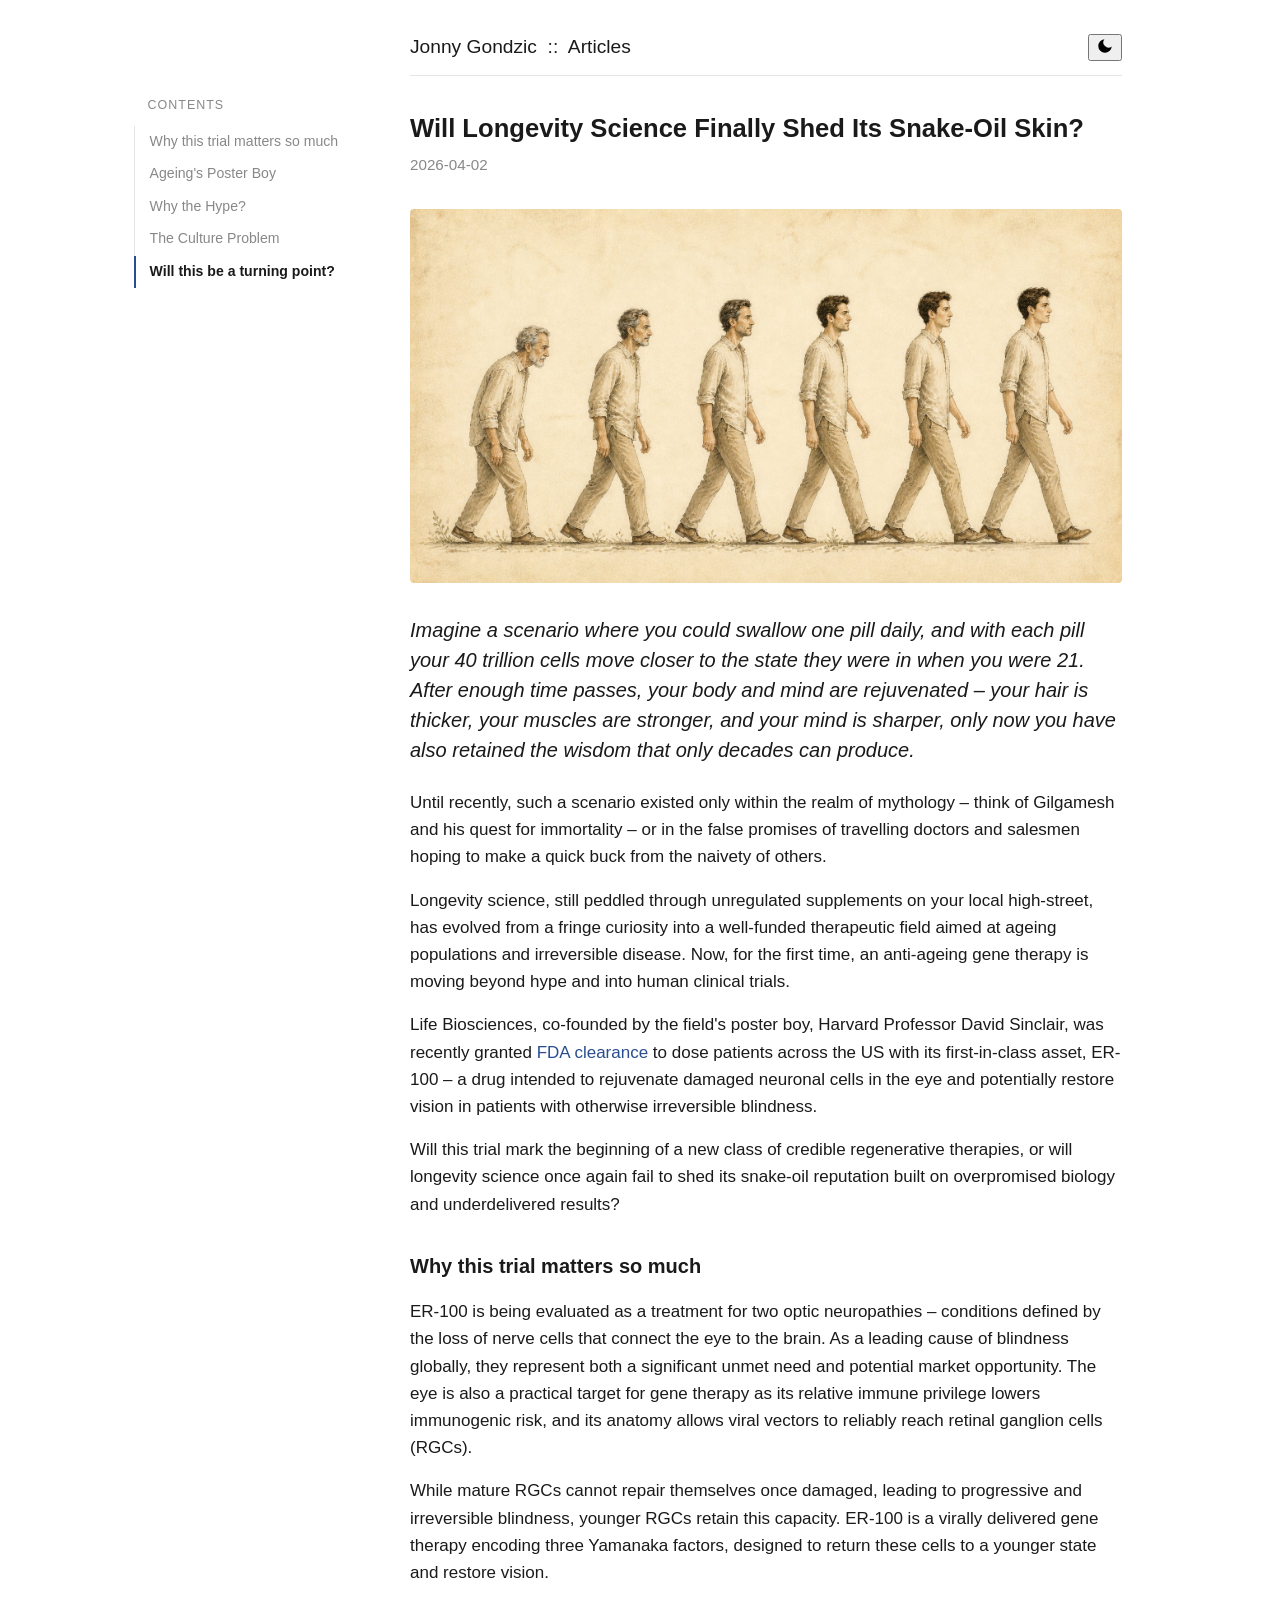
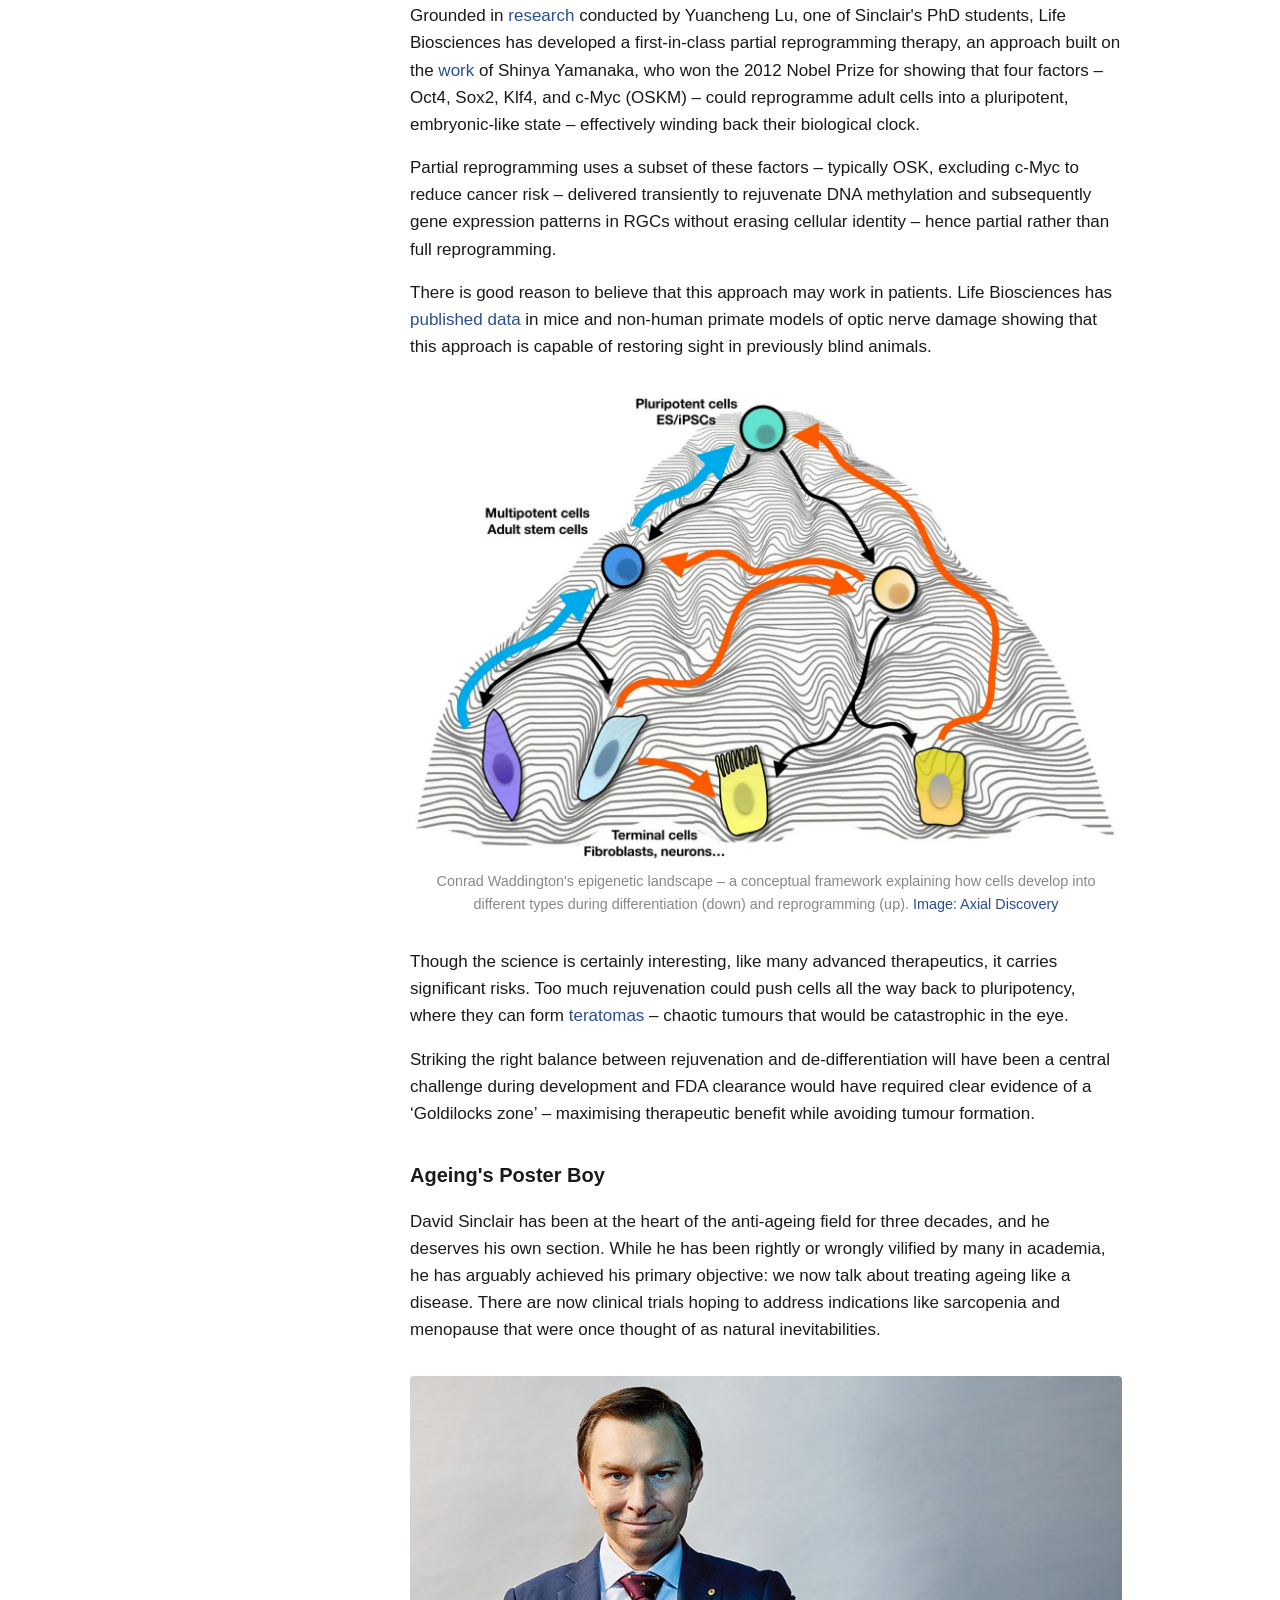
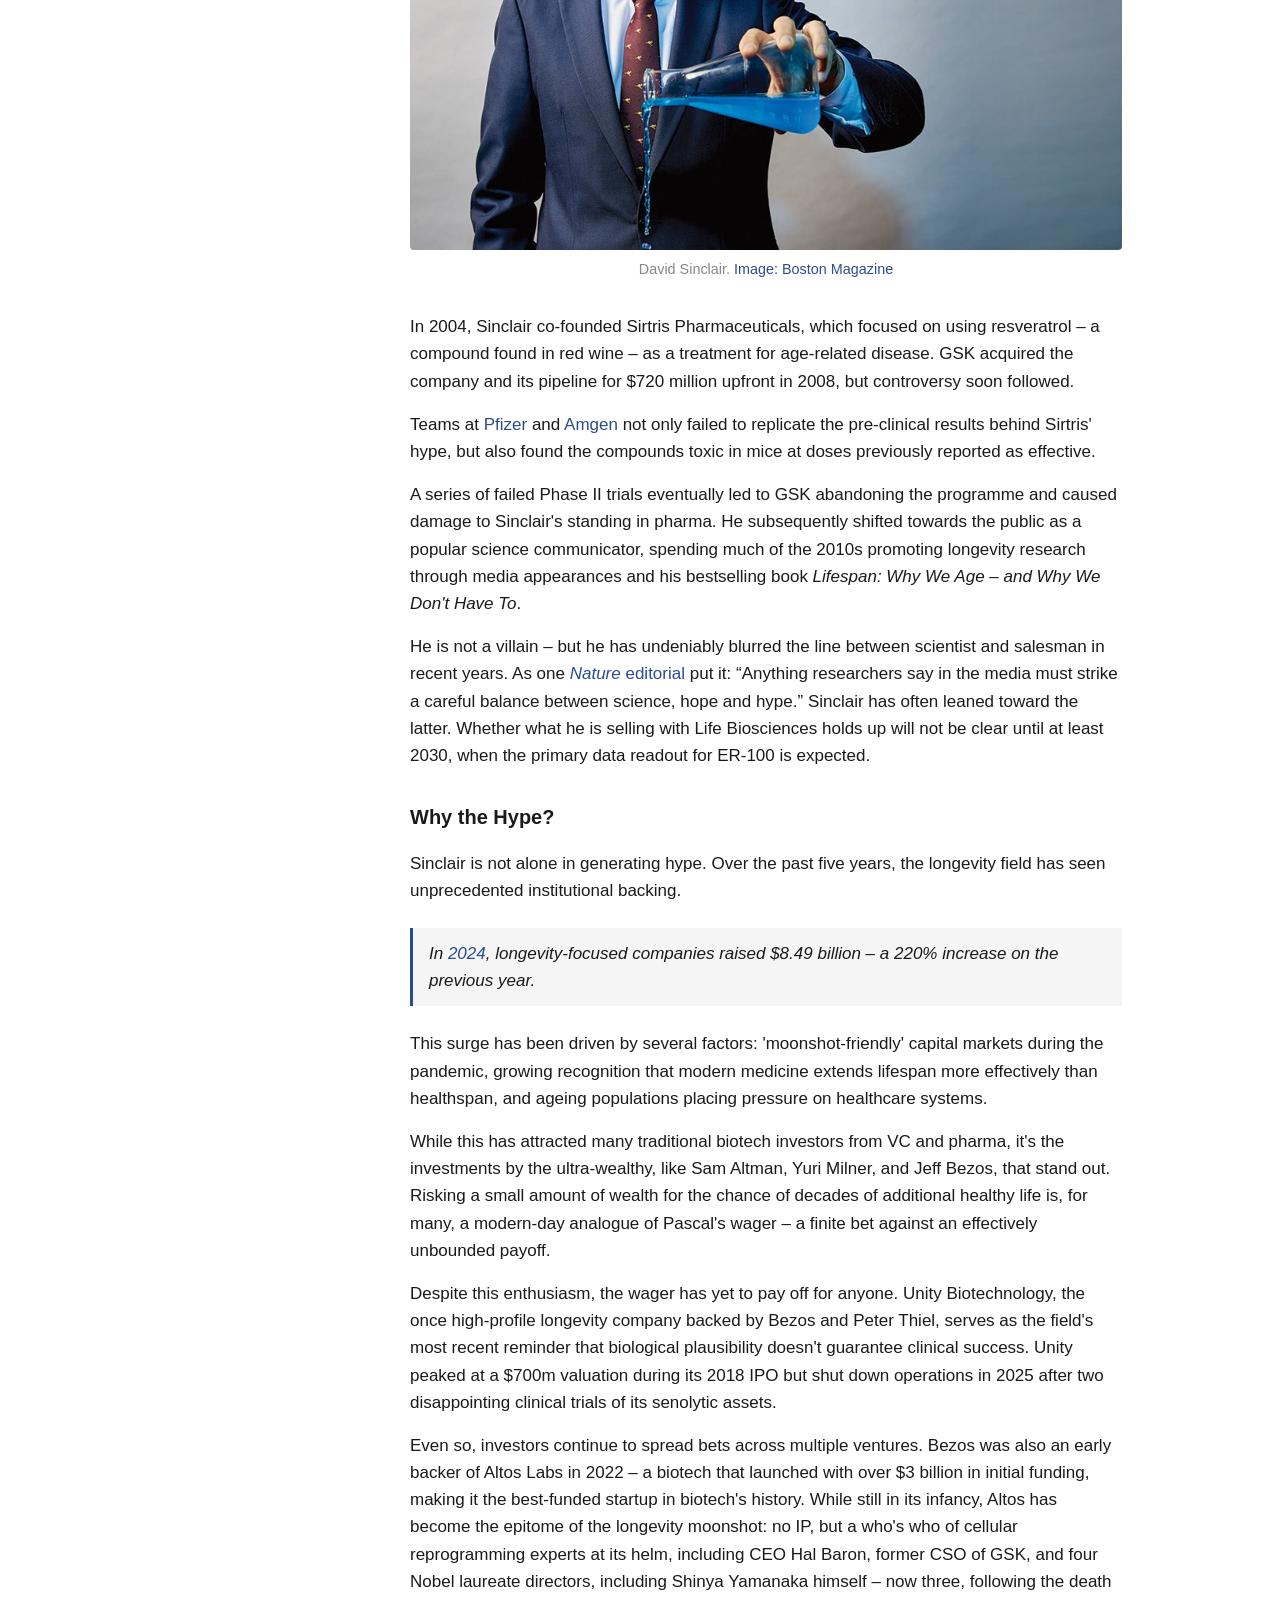
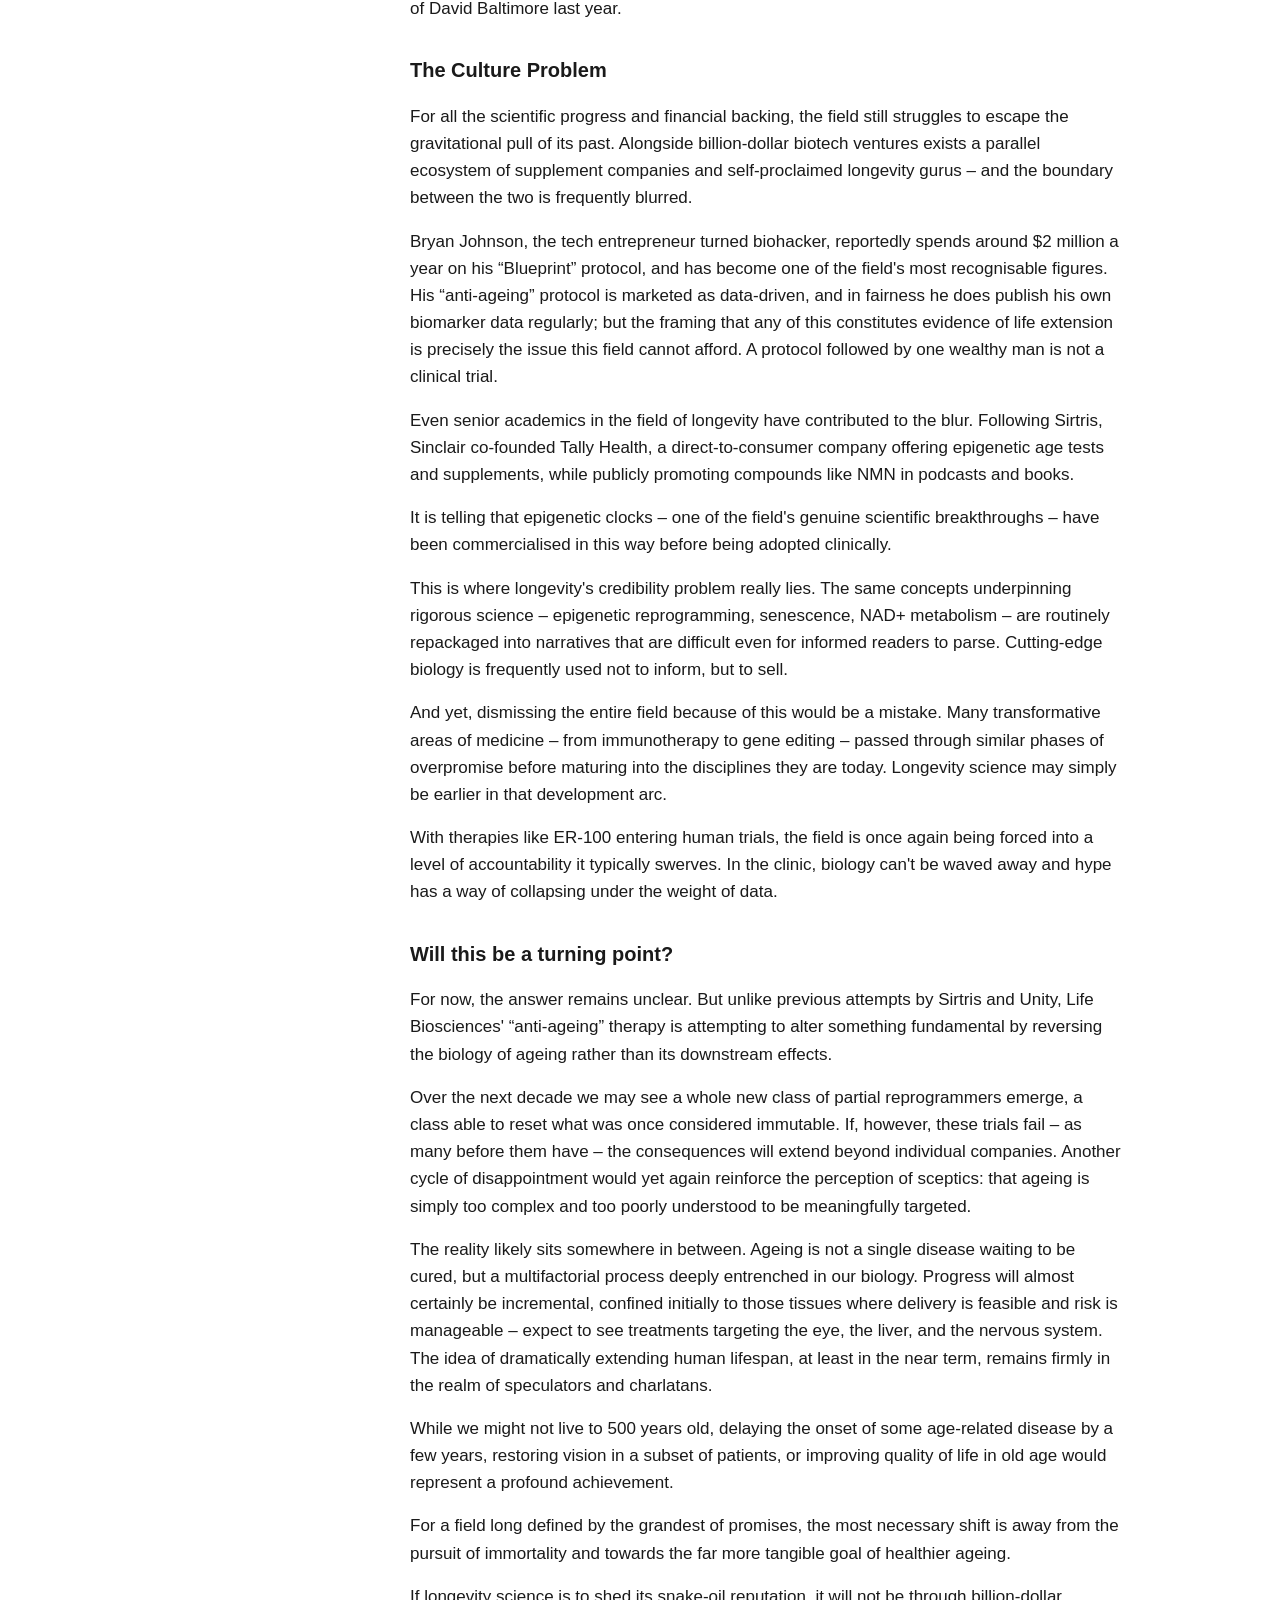
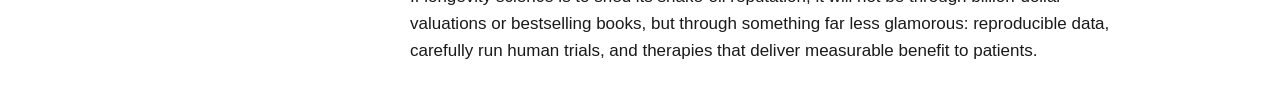
<file: articles/will-longevity-shed-snake-oil/index.html>
<!DOCTYPE html>
<html lang="en">
<head>
    <meta charset="UTF-8">
    <meta name="viewport" content="width=device-width, initial-scale=1.0">
    <title>Will Longevity Science Finally Shed Its Snake-Oil Skin? :: Jonny Gondzic</title>
    <meta name="description" content="On Life Biosciences' ER-100 trial, partial reprogramming, and whether longevity science can finally deliver clinical proof.">
    <link rel="stylesheet" href="../../assets/style.css">
    <script src="../../assets/theme.js" defer></script>
    <script src="../../assets/toc.js" defer></script>
</head>
<body>
    <div class="reading-progress" aria-hidden="true"><div class="reading-progress-bar"></div></div>
    <div class="post-layout">
        <aside class="post-toc" aria-label="Table of contents">
            <p class="post-toc-title">Contents</p>
        </aside>
        <main class="container page">
        <header class="page-header">
            <h2><a href="../../">Jonny Gondzic</a> &nbsp;::&nbsp; <a href="../">Articles</a></h2>
            <button class="theme-toggle" aria-label="Toggle theme" title="Toggle theme">
                <svg class="icon-moon" viewBox="0 0 24 24" width="18" height="18" fill="currentColor"><path d="M21 12.79A9 9 0 1111.21 3 7 7 0 0021 12.79z"/></svg><svg class="icon-sun" viewBox="0 0 24 24" width="18" height="18" fill="none" stroke="currentColor" stroke-width="2" stroke-linecap="round" stroke-linejoin="round"><circle cx="12" cy="12" r="4"/><path d="M12 2v2M12 20v2M4.93 4.93l1.41 1.41M17.66 17.66l1.41 1.41M2 12h2M20 12h2M6.34 17.66l-1.41 1.41M19.07 4.93l-1.41 1.41"/></svg>
            </button>
        </header>

        <article class="post">
            <h1>Will Longevity Science Finally Shed Its Snake-Oil Skin?</h1>
            <p class="post-date">2026-04-02</p>

            <figure class="post-figure">
                <img src="../../assets/articles/longevity/cover.jpg" alt="A watercolour illustration of a man at successive stages of life, walking from old age on the left to youth on the right">
            </figure>

            <p class="lede">Imagine a scenario where you could swallow one pill daily, and with each pill your 40 trillion cells move closer to the state they were in when you were 21. After enough time passes, your body and mind are rejuvenated &ndash; your hair is thicker, your muscles are stronger, and your mind is sharper, only now you have also retained the wisdom that only decades can produce.</p>

            <p> Until recently, such a scenario existed only within the realm of mythology &ndash; think of Gilgamesh and his quest for immortality &ndash; or in the false promises of travelling doctors and salesmen hoping to make a quick buck from the naivety of others. </p>

            <p>Longevity science, still peddled through unregulated supplements on your local high-street, has evolved from a fringe curiosity into a well-funded therapeutic field aimed at ageing populations and irreversible disease. Now, for the first time, an anti-ageing gene therapy is moving beyond hype and into human clinical trials.</p>

            <p>Life Biosciences, co-founded by the field's poster boy, Harvard Professor David Sinclair, was recently granted <a href="https://www.lifebiosciences.com/life-biosciences-announces-fda-clearance-of-ind-application-for-er-100-in-optic-neuropathies/">FDA clearance</a> to dose patients across the US with its first-in-class asset, ER-100 &ndash; a drug intended to rejuvenate damaged neuronal cells in the eye and potentially restore vision in patients with otherwise irreversible blindness.</p>

            <p>Will this trial mark the beginning of a new class of credible regenerative therapies, or will longevity science once again fail to shed its snake-oil reputation built on overpromised biology and underdelivered results?</p>

            <h2>Why this trial matters so much</h2>

            <p>ER-100 is being evaluated as a treatment for two optic neuropathies &ndash; conditions defined by the loss of nerve cells that connect the eye to the brain. As a leading cause of blindness globally, they represent both a significant unmet need and potential market opportunity. The eye is also a practical target for gene therapy as its relative immune privilege lowers immunogenic risk, and its anatomy allows viral vectors to reliably reach retinal ganglion cells (RGCs).</p>
            
            <p>While mature RGCs cannot repair themselves once damaged, leading to progressive and irreversible blindness, younger RGCs retain this capacity. ER-100 is a virally delivered gene therapy encoding three Yamanaka factors, designed to return these cells to a younger state and restore vision.</p>

            <p>Grounded in <a href="https://www.nature.com/articles/s41586-020-2975-4">research</a> conducted by Yuancheng Lu, one of Sinclair's PhD students, Life Biosciences has developed a first-in-class partial reprogramming therapy, an approach built on the <a href="https://pubmed.ncbi.nlm.nih.gov/16904174/">work</a> of Shinya Yamanaka, who won the 2012 Nobel Prize for showing that four factors &ndash; Oct4, Sox2, Klf4, and c-Myc (OSKM) &ndash; could reprogramme adult cells into a pluripotent, embryonic-like state &ndash; effectively winding back their biological clock.</p>

            <p>Partial reprogramming uses a subset of these factors &ndash; typically OSK, excluding c-Myc to reduce cancer risk &ndash; delivered transiently to rejuvenate DNA methylation and subsequently gene expression patterns in RGCs without erasing cellular identity &ndash; hence partial rather than full reprogramming. 
                
            <p> There is good reason to believe that this approach may work in patients. Life Biosciences has <a href="https://www.lifebiosciences.com/our-platform/publications/">published data</a> in mice and non-human primate models of optic nerve damage showing that this approach is capable of restoring sight in previously blind animals. </p>

            <figure class="post-figure">
                <img src="../../assets/articles/longevity/waddington.webp" alt="Waddington's epigenetic landscape showing pluripotent cells at the summit and differentiated terminal cells in the valleys">
                <figcaption>Conrad Waddington's epigenetic landscape &ndash; a conceptual framework explaining how cells develop into different types during differentiation (down) and reprogramming (up). <a href="https://axial.substack.com/p/axial-discovery-cell-reprogramming">Image: Axial Discovery</a></figcaption>
            </figure>

            <p>Though the science is certainly interesting, like many advanced therapeutics, it carries significant risks. Too much rejuvenation could push cells all the way back to pluripotency, where they can form <a href="https://www.nature.com/articles/nature12586">teratomas</a> &ndash; chaotic tumours that would be catastrophic in the eye.</p>

            <p>Striking the right balance between rejuvenation and de-differentiation will have been a central challenge during development and FDA clearance would have required clear evidence of a &lsquo;Goldilocks zone&rsquo; &ndash; maximising therapeutic benefit while avoiding tumour formation.</p>

            <h2>Ageing's Poster Boy</h2>

            <p>David Sinclair has been at the heart of the anti-ageing field for three decades, and he deserves his own section. While he has been rightly or wrongly vilified by many in academia, he has arguably achieved his primary objective: we now talk about treating ageing like a disease. There are now clinical trials hoping to address indications like sarcopenia and menopause that were once thought of as natural inevitabilities.</p>

            <figure class="post-figure">
                <img src="../../assets/articles/longevity/sinclair.jpg" alt="David Sinclair pouring a blue liquid from a glass jug">
                <figcaption>David Sinclair. <a href="https://www.bostonmagazine.com/">Image: Boston Magazine</a></figcaption>
            </figure>

            <p>In 2004, Sinclair co-founded Sirtris Pharmaceuticals, which focused on using resveratrol &ndash; a compound found in red wine &ndash; as a treatment for age-related disease. GSK acquired the company and its pipeline for $720 million upfront in 2008, but controversy soon followed.</p>

            <p>Teams at <a href="https://www.nature.com/articles/nature06261">Pfizer</a> and <a href="https://pubmed.ncbi.nlm.nih.gov/19843076/">Amgen</a> not only failed to replicate the pre-clinical results behind Sirtris' hype, but also found the compounds toxic in mice at doses previously reported as effective.</p>

            <p>A series of failed Phase II trials eventually led to GSK abandoning the programme and caused damage to Sinclair's standing in pharma. He subsequently shifted towards the public as a popular science communicator, spending much of the 2010s promoting longevity research through media appearances and his bestselling book <em>Lifespan: Why We Age &ndash; and Why We Don't Have To</em>.</p>

            <p>He is not a villain &ndash; but he has undeniably blurred the line between scientist and salesman in recent years. As one <a href="https://www.nature.com/articles/464465b"><em>Nature</em> editorial</a> put it: &ldquo;Anything researchers say in the media must strike a careful balance between science, hope and hype.&rdquo; Sinclair has often leaned toward the latter. Whether what he is selling with Life Biosciences holds up will not be clear until at least 2030, when the primary data readout for ER-100 is expected.</p>

            <h2>Why the Hype?</h2>

            <p>Sinclair is not alone in generating hype. Over the past five years, the longevity field has seen unprecedented institutional backing.</p>

            <aside class="callout">In <a href="https://insilico.com/news/zxgcbd5dx1-ardd-for-healthy-longevity-how-science-t">2024</a>, longevity-focused companies raised $8.49 billion &ndash; a 220% increase on the previous year.</aside>

            <p>This surge has been driven by several factors: 'moonshot-friendly' capital markets during the pandemic, growing recognition that modern medicine extends lifespan more effectively than healthspan, and ageing populations placing pressure on healthcare systems.</p>

            <p>While this has attracted many traditional biotech investors from VC and pharma, it's the investments by the ultra-wealthy, like Sam Altman, Yuri Milner, and Jeff Bezos, that stand out. Risking a small amount of wealth for the chance of decades of additional healthy life is, for many, a modern-day analogue of Pascal's wager &ndash; a finite bet against an effectively unbounded payoff.</p>

            <p>Despite this enthusiasm, the wager has yet to pay off for anyone. Unity Biotechnology, the once high-profile longevity company backed by Bezos and Peter Thiel, serves as the field's most recent reminder that biological plausibility doesn't guarantee clinical success. Unity peaked at a $700m valuation during its 2018 IPO but shut down operations in 2025 after two disappointing clinical trials of its senolytic assets.</p>

            <p>Even so, investors continue to spread bets across multiple ventures. Bezos was also an early backer of Altos Labs in 2022 &ndash; a biotech that launched with over $3 billion in initial funding, making it the best-funded startup in biotech's history. While still in its infancy, Altos has become the epitome of the longevity moonshot: no IP, but a who's who of cellular reprogramming experts at its helm, including CEO Hal Baron, former CSO of GSK, and four Nobel laureate directors, including Shinya Yamanaka himself &ndash; now three, following the death of David Baltimore last year.</p>    

            <h2>The Culture Problem</h2>

            <p>For all the scientific progress and financial backing, the field still struggles to escape the gravitational pull of its past. Alongside billion-dollar biotech ventures exists a parallel ecosystem of supplement companies and self-proclaimed longevity gurus &ndash; and the boundary between the two is frequently blurred.</p>

            <p>Bryan Johnson, the tech entrepreneur turned biohacker, reportedly spends around $2 million a year on his &ldquo;Blueprint&rdquo; protocol, and has become one of the field's most recognisable figures. His &ldquo;anti-ageing&rdquo; protocol is marketed as data-driven, and in fairness he does publish his own biomarker data regularly; but the framing that any of this constitutes evidence of life extension is precisely the issue this field cannot afford. A protocol followed by one wealthy man is not a clinical trial.</p>
            
            <p>Even senior academics in the field of longevity have contributed to the blur. Following Sirtris, Sinclair co-founded Tally Health, a direct-to-consumer company offering epigenetic age tests and supplements, while publicly promoting compounds like NMN in podcasts and books.</p>

            <p>It is telling that epigenetic clocks &ndash; one of the field's genuine scientific breakthroughs &ndash; have been commercialised in this way before being adopted clinically.</p>

            <p>This is where longevity's credibility problem really lies. The same concepts underpinning rigorous science &ndash; epigenetic reprogramming, senescence, NAD+ metabolism &ndash; are routinely repackaged into narratives that are difficult even for informed readers to parse. Cutting-edge biology is frequently used not to inform, but to sell.</p>

            <p>And yet, dismissing the entire field because of this would be a mistake. Many transformative areas of medicine &ndash; from immunotherapy to gene editing &ndash; passed through similar phases of overpromise before maturing into the disciplines they are today. Longevity science may simply be earlier in that development arc.</p>

            <p>With therapies like ER-100 entering human trials, the field is once again being forced into a level of accountability it typically swerves. In the clinic, biology can't be waved away and hype has a way of collapsing under the weight of data.</p>

            <h2>Will this be a turning point?</h2>

            <p>For now, the answer remains unclear. But unlike previous attempts by Sirtris and Unity, Life Biosciences' &ldquo;anti-ageing&rdquo; therapy is attempting to alter something fundamental by reversing the biology of ageing rather than its downstream effects.</p>
            
            <p>Over the next decade we may see a whole new class of partial reprogrammers emerge, a class able to reset what was once considered immutable. If, however, these trials fail &ndash; as many before them have &ndash; the consequences will extend beyond individual companies. Another cycle of disappointment would yet again reinforce the perception of sceptics: that ageing is simply too complex and too poorly understood to be meaningfully targeted.</p>
            
            <p>The reality likely sits somewhere in between. Ageing is not a single disease waiting to be cured, but a multifactorial process deeply entrenched in our biology. Progress will almost certainly be incremental, confined initially to those tissues where delivery is feasible and risk is manageable &ndash; expect to see treatments targeting the eye, the liver, and the nervous system. The idea of dramatically extending human lifespan, at least in the near term, remains firmly in the realm of speculators and charlatans.</p>

            <p>While we might not live to 500 years old, delaying the onset of some age-related disease by a few years, restoring vision in a subset of patients, or improving quality of life in old age would represent a profound achievement.</p>

            <p>For a field long defined by the grandest of promises, the most necessary shift is away from the pursuit of immortality and towards the far more tangible goal of healthier ageing.</p>

            <p>If longevity science is to shed its snake-oil reputation, it will not be through billion-dollar valuations or bestselling books, but through something far less glamorous: reproducible data, carefully run human trials, and therapies that deliver measurable benefit to patients.</p>
        </article>
    </main>
    </div>
</body>
</html>
</file>
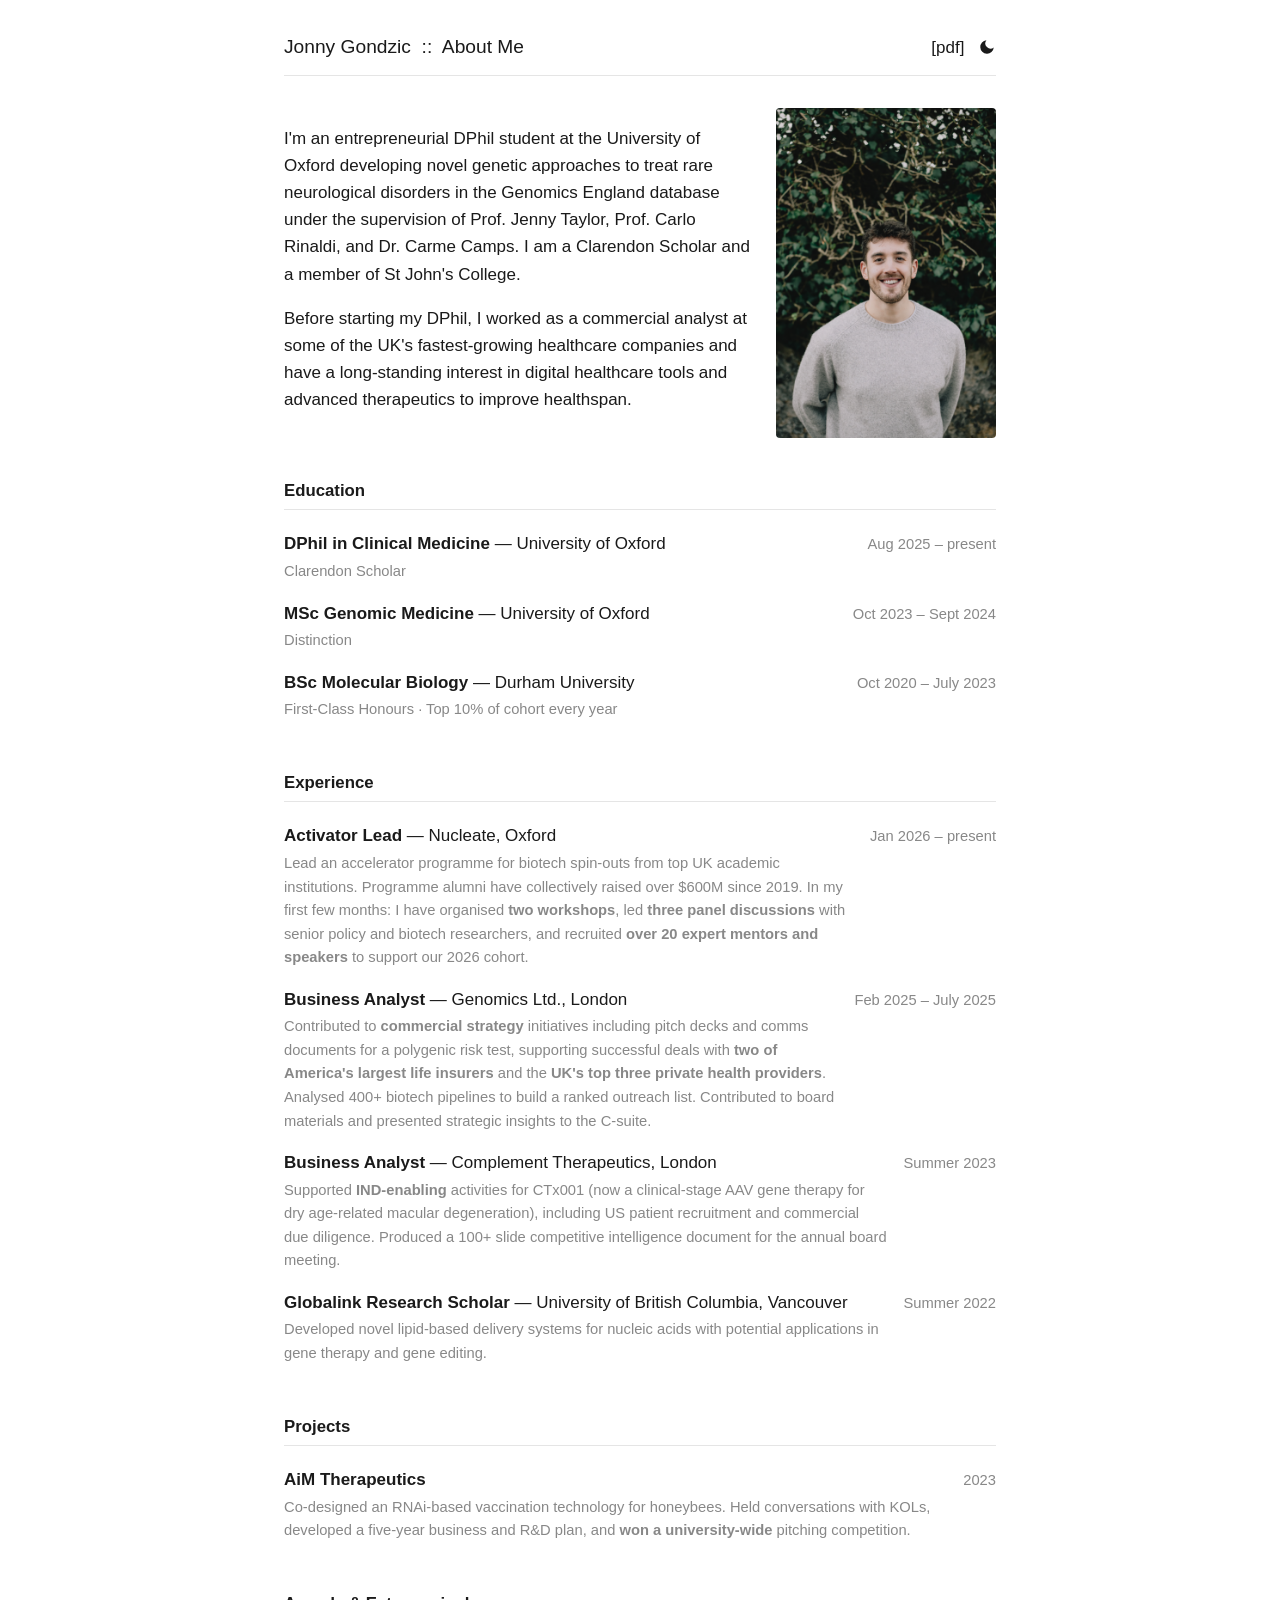
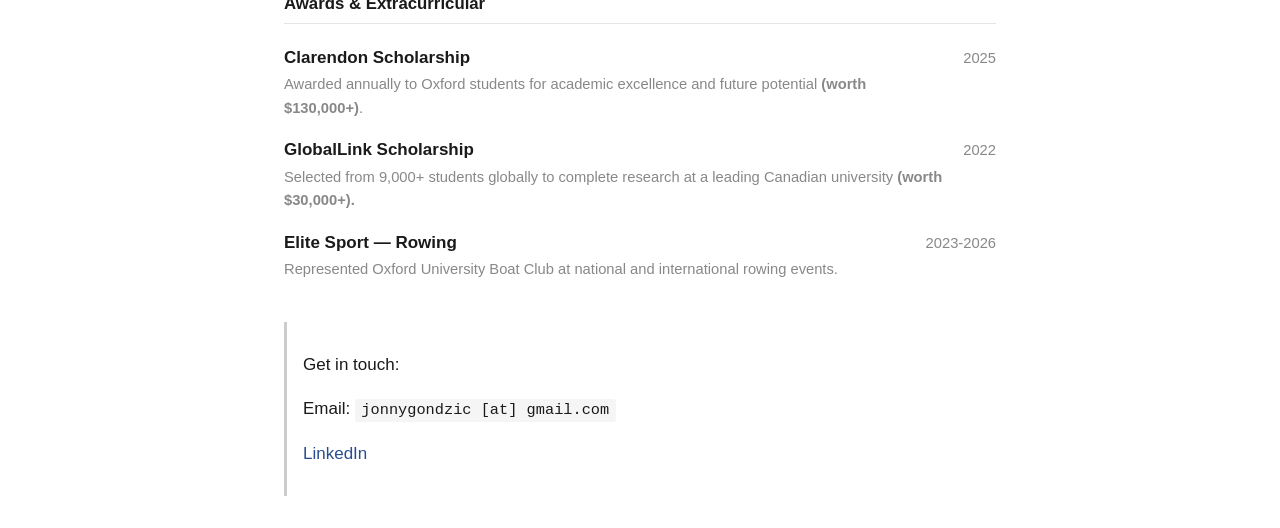
<file: cv.html>
<!DOCTYPE html>
<html lang="en">
<head>
    <meta charset="UTF-8">
    <meta name="viewport" content="width=device-width, initial-scale=1.0">
    <title>Jonny Gondzic :: About Me</title>
    <link rel="stylesheet" href="assets/style.css">
    <script src="assets/theme.js" defer></script>
</head>
<body>
    <main class="container page">
        <header class="page-header">
            <h2><a href="index.html">Jonny Gondzic</a> &nbsp;::&nbsp; About Me</h2>
            <div class="header-icons">
                <a href="assets/cv.pdf" aria-label="Download CV (PDF)" title="Download CV (PDF)">[pdf]</a>
                <button class="theme-toggle" aria-label="Toggle theme" title="Toggle theme">
                    <svg class="icon-moon" viewBox="0 0 24 24" width="18" height="18" fill="currentColor"><path d="M21 12.79A9 9 0 1111.21 3 7 7 0 0021 12.79z"/></svg><svg class="icon-sun" viewBox="0 0 24 24" width="18" height="18" fill="none" stroke="currentColor" stroke-width="2" stroke-linecap="round" stroke-linejoin="round"><circle cx="12" cy="12" r="4"/><path d="M12 2v2M12 20v2M4.93 4.93l1.41 1.41M17.66 17.66l1.41 1.41M2 12h2M20 12h2M6.34 17.66l-1.41 1.41M19.07 4.93l-1.41 1.41"/></svg>
                </button>
            </div>
        </header>

        <article class="cv">
            <div class="about-grid">
                <div>
                    <p>
                        I'm an entrepreneurial DPhil student at the University of Oxford developing
                        novel genetic approaches to treat rare neurological disorders in the Genomics England database under the supervision of Prof. Jenny Taylor, Prof. Carlo Rinaldi, and Dr. Carme Camps. 
                        I am a Clarendon Scholar and a member of
                        St John's College.
                    </p>
                    <p>
                        Before starting my DPhil, I worked as a commercial analyst at some of the UK's
                        fastest-growing healthcare companies and have a long-standing interest in digital
                        healthcare tools and advanced therapeutics to improve healthspan.
                    </p>
                </div>
                <img src="assets/Public/Jonny_jumper copy.png" alt="Photo" class="profile-photo" onerror="this.style.display='none'">
            </div>

            <section class="cv-section">
                <h3>Education</h3>
                <ul class="cv-list">
                    <li>
                        <div class="cv-entry">
                            <div>
                                <strong>DPhil in Clinical Medicine</strong> &mdash; University of Oxford
                                <div class="cv-detail">Clarendon Scholar </div>
                            </div>
                            <span class="cv-date">Aug 2025 &ndash; present</span>
                        </div>
                    </li>
                    <li>
                        <div class="cv-entry">
                            <div>
                                <strong>MSc Genomic Medicine</strong> &mdash; University of Oxford
                                <div class="cv-detail">Distinction </div>
                            </div>
                            <span class="cv-date">Oct 2023 &ndash; Sept 2024</span>
                        </div>
                    </li>
                    <li>
                        <div class="cv-entry">
                            <div>
                                <strong>BSc Molecular Biology</strong> &mdash; Durham University
                                <div class="cv-detail">First-Class Honours &middot; Top 10% of cohort every year</div>
                            </div>
                            <span class="cv-date">Oct 2020 &ndash; July 2023</span>
                        </div>
                    </li>
                </ul>
            </section>

            <section class="cv-section">
                <h3>Experience</h3>
                <ul class="cv-list">
                    <li>
                        <div class="cv-entry">
                            <div>
                                <strong>Activator Lead</strong> &mdash; Nucleate, Oxford
                                <div class="cv-detail">
                                    Lead an accelerator programme for biotech spin-outs from top UK academic
                                    institutions. Programme alumni have collectively raised over
                                    $600M since 2019. In my first few months: I have organised <strong>two workshops</strong>, led <strong>three panel discussions</strong> with senior policy and biotech researchers, and recruited <strong>over 20 expert mentors and speakers</strong> to support our 2026 cohort.  
                                </div>
                            </div>
                            <span class="cv-date">Jan 2026 &ndash; present</span>
                        </div>
                    </li>
                    <li>
                        <div class="cv-entry">
                            <div>
                                <strong>Business Analyst</strong> &mdash; Genomics Ltd., London
                                <div class="cv-detail">
                                    Contributed to <strong>commercial strategy</strong> initiatives including pitch decks and comms documents for a polygenic risk test, supporting
                                    successful deals with <strong>two of America's largest life insurers</strong> and the <strong>UK's top three private health providers</strong>. Analysed 400+ biotech pipelines to build a
                                    ranked outreach list. Contributed to board materials and presented
                                    strategic insights to the C-suite.
                                </div>
                            </div>
                            <span class="cv-date">Feb 2025 &ndash; July 2025</span>
                        </div>
                    </li>
                    <li>
                        <div class="cv-entry">
                            <div>
                                <strong>Business Analyst</strong> &mdash; Complement Therapeutics, London
                                <div class="cv-detail">
                                    Supported <strong>IND-enabling</strong> activities for CTx001 (now a clinical-stage
                                    AAV gene therapy for dry age-related macular degeneration), including US
                                    patient recruitment and commercial due diligence. Produced a 100+ slide
                                    competitive intelligence document for the annual board meeting.
                                </div>
                            </div>
                            <span class="cv-date">Summer 2023</span>
                        </div>
                    </li>
                    <li>
                        <div class="cv-entry">
                            <div>
                                <strong>Globalink Research Scholar</strong> &mdash; University of British Columbia, Vancouver
                                <div class="cv-detail">
                                    Developed novel lipid-based delivery systems for nucleic acids with
                                    potential applications in gene therapy and gene editing.
                                </div>
                            </div>
                            <span class="cv-date">Summer 2022</span>
                        </div>
                    </li>
                </ul>
            </section>

            <section class="cv-section">
                <h3>Projects</h3>
                <ul class="cv-list">
                    <li>
                        <div class="cv-entry">
                            <div>
                                <strong>AiM Therapeutics</strong>
                                <div class="cv-detail">
                                    Co-designed an RNAi-based vaccination technology for honeybees. Held
                                    conversations with KOLs, developed a five-year business and R&amp;D plan,
                                    and <strong>won a university-wide</strong> pitching competition.
                                </div>
                            </div>
                            <span class="cv-date">2023</span>
                        </div>
                    </li>
                </ul>
            </section>

            <section class="cv-section">
                <h3>Awards &amp; Extracurricular</h3>
                <ul class="cv-list">
                    <li>
                        <div class="cv-entry">
                            <div>
                                <strong>Clarendon Scholarship</strong>
                                <div class="cv-detail">
                                    Awarded annually to Oxford students for academic excellence and future
                                    potential <strong>(worth $130,000+)</strong>.
                                </div>
                            </div>
                            <span class="cv-date">2025</span>
                        </div>
                    </li>
                    <li>
                        <div class="cv-entry">
                            <div>
                                <strong>GlobalLink Scholarship</strong>
                                <div class="cv-detail">
                                    Selected from 9,000+ students globally to complete research at a leading
                                    Canadian university <strong>(worth $30,000+).</strong>
                                </div>
                            </div>
                            <span class="cv-date">2022</span>
                        </div>
                    </li>
                    <li>
                        <div class="cv-entry">
                            <div>
                                <strong>Elite Sport &mdash; Rowing</strong>
                                <div class="cv-detail">
                                    Represented Oxford University Boat Club at national and international
                                    rowing events.
                                </div>
                            </div>
                            <span class="cv-date">2023-2026</span>
                        </div>
                    </li>
                </ul>
            </section>

            <aside class="contact-box">
                <p>Get in touch:</p>
                <p>Email: <code>jonnygondzic [at] gmail.com </code></p>
                <p><a href="https://www.linkedin.com/in/jonny-gondzic/">LinkedIn</a></p>
            </aside>
        </article>
    </main>
</body>
</html>
</file>
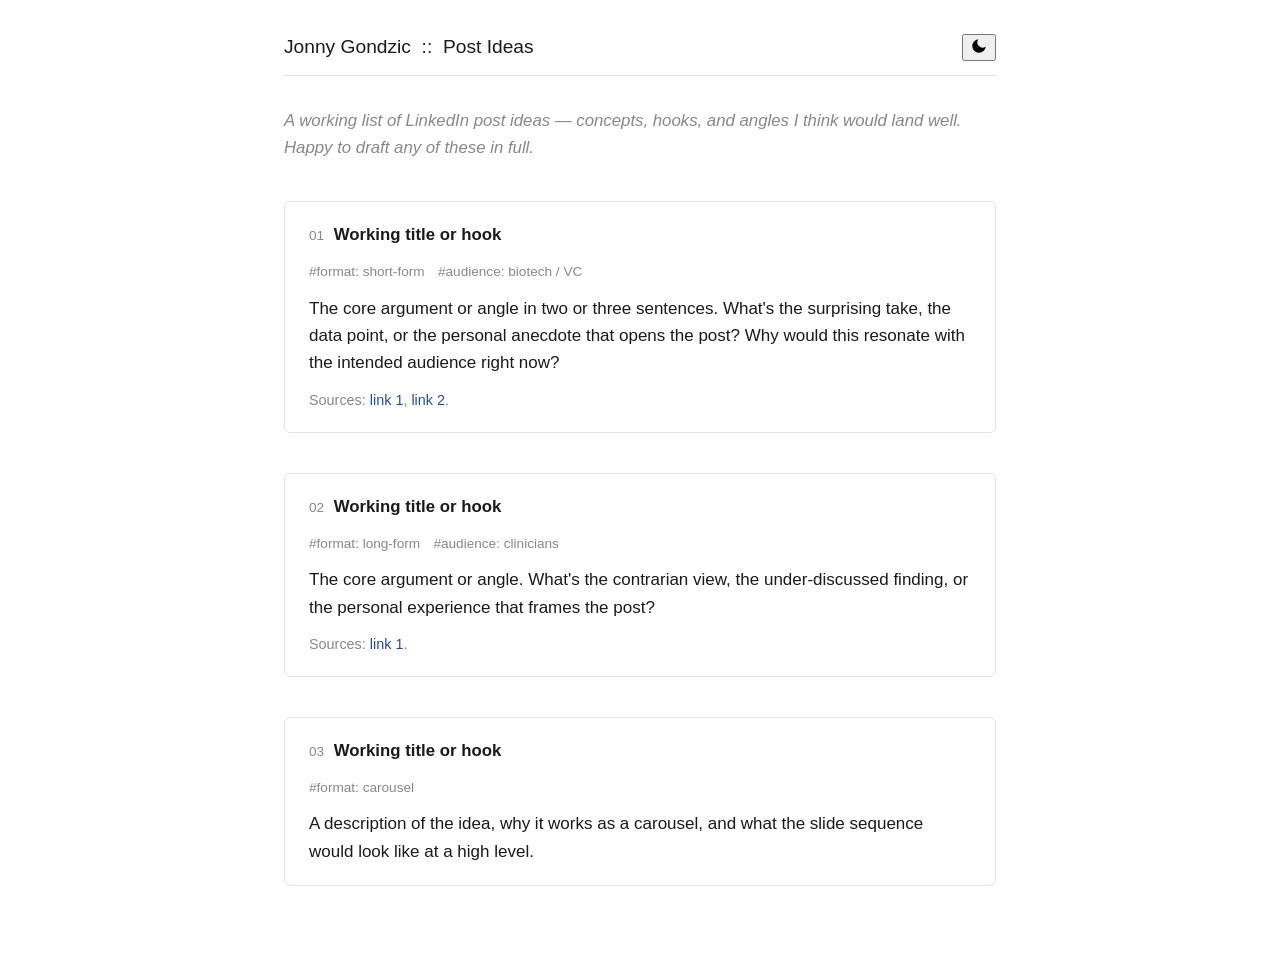
<file: research.html>
<!DOCTYPE html>
<html lang="en">
<head>
    <meta charset="UTF-8">
    <meta name="viewport" content="width=device-width, initial-scale=1.0">
    <title>Jonny Gondzic :: Post Ideas</title>
    <link rel="stylesheet" href="assets/style.css">
    <script src="assets/theme.js" defer></script>
</head>
<body>
    <main class="container page">
        <header class="page-header">
            <h2><a href="index.html">Jonny Gondzic</a> &nbsp;::&nbsp; Post Ideas</h2>
            <button class="theme-toggle" aria-label="Toggle theme" title="Toggle theme">
                <svg class="icon-moon" viewBox="0 0 24 24" width="18" height="18" fill="currentColor"><path d="M21 12.79A9 9 0 1111.21 3 7 7 0 0021 12.79z"/></svg><svg class="icon-sun" viewBox="0 0 24 24" width="18" height="18" fill="none" stroke="currentColor" stroke-width="2" stroke-linecap="round" stroke-linejoin="round"><circle cx="12" cy="12" r="4"/><path d="M12 2v2M12 20v2M4.93 4.93l1.41 1.41M17.66 17.66l1.41 1.41M2 12h2M20 12h2M6.34 17.66l-1.41 1.41M19.07 4.93l-1.41 1.41"/></svg>
            </button>
        </header>

        <article class="post-ideas">
            <p class="lede">
                A working list of LinkedIn post ideas &mdash; concepts, hooks, and angles
                I think would land well. Happy to draft any of these in full.
            </p>

            <section class="idea">
                <h3><span class="idea-num">01</span> Working title or hook</h3>
                <div class="idea-meta">
                    <span class="idea-tag">#format: short-form</span>
                    <span class="idea-tag">#audience: biotech / VC</span>
                </div>
                <p>
                    The core argument or angle in two or three sentences. What's the surprising
                    take, the data point, or the personal anecdote that opens the post? Why would
                    this resonate with the intended audience right now?
                </p>
                <p class="idea-refs">
                    Sources: <a href="#">link 1</a>, <a href="#">link 2</a>.
                </p>
            </section>

            <section class="idea">
                <h3><span class="idea-num">02</span> Working title or hook</h3>
                <div class="idea-meta">
                    <span class="idea-tag">#format: long-form</span>
                    <span class="idea-tag">#audience: clinicians</span>
                </div>
                <p>
                    The core argument or angle. What's the contrarian view, the under-discussed
                    finding, or the personal experience that frames the post?
                </p>
                <p class="idea-refs">
                    Sources: <a href="#">link 1</a>.
                </p>
            </section>

            <section class="idea">
                <h3><span class="idea-num">03</span> Working title or hook</h3>
                <div class="idea-meta">
                    <span class="idea-tag">#format: carousel</span>
                </div>
                <p>
                    A description of the idea, why it works as a carousel, and what the slide
                    sequence would look like at a high level.
                </p>
            </section>
        </article>
    </main>
</body>
</html>
</file>
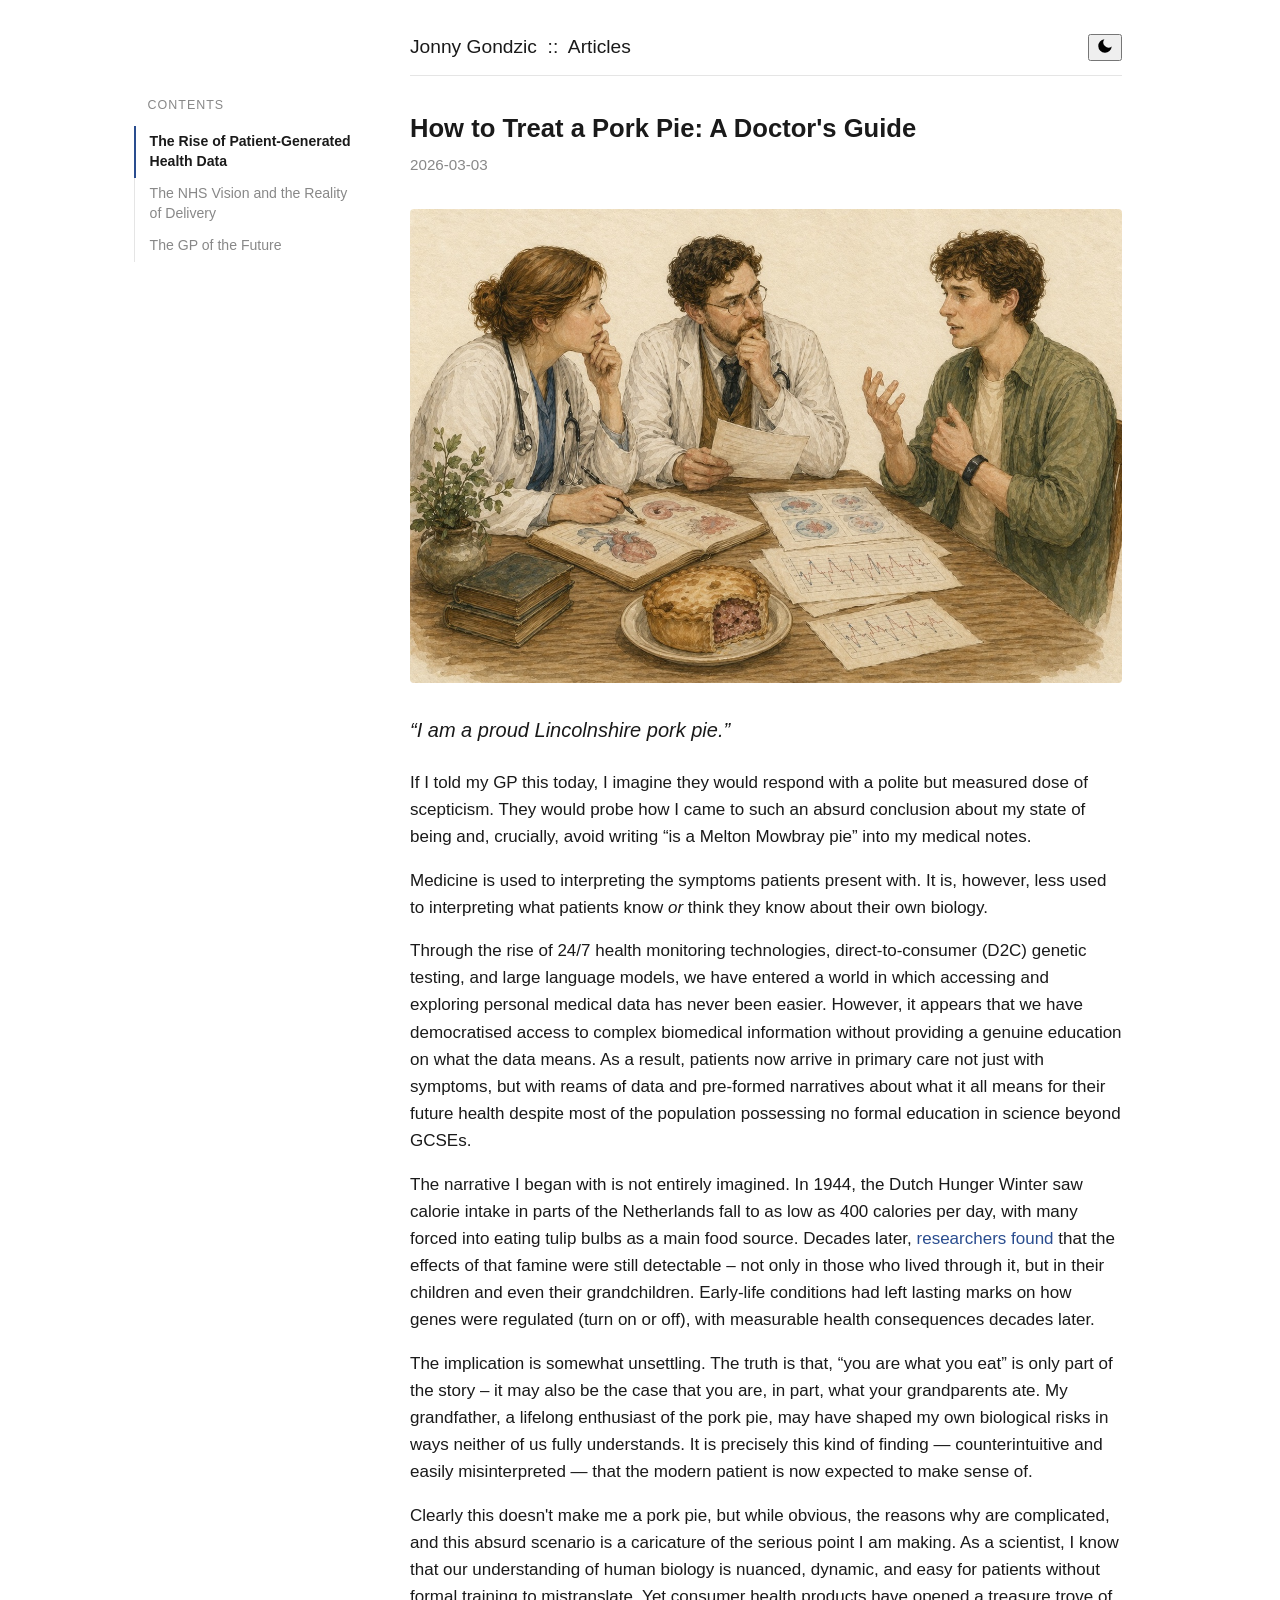
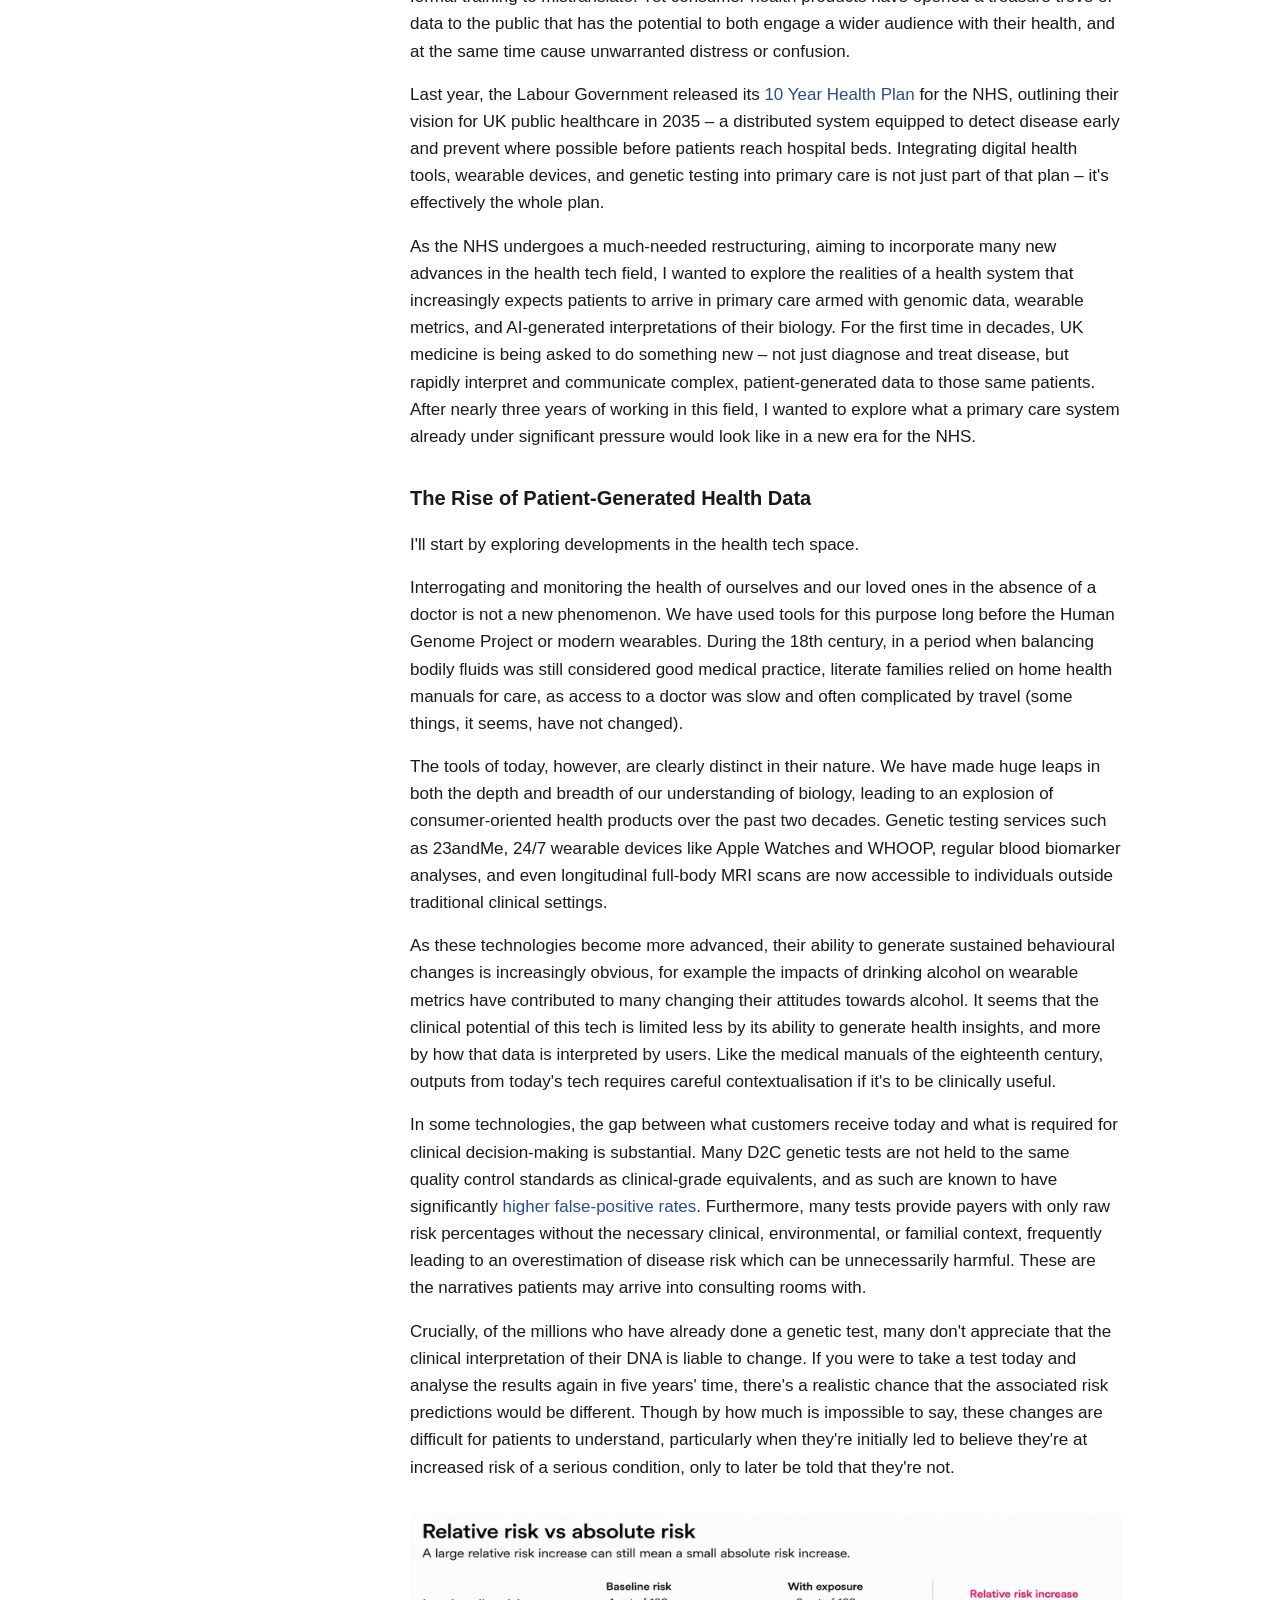
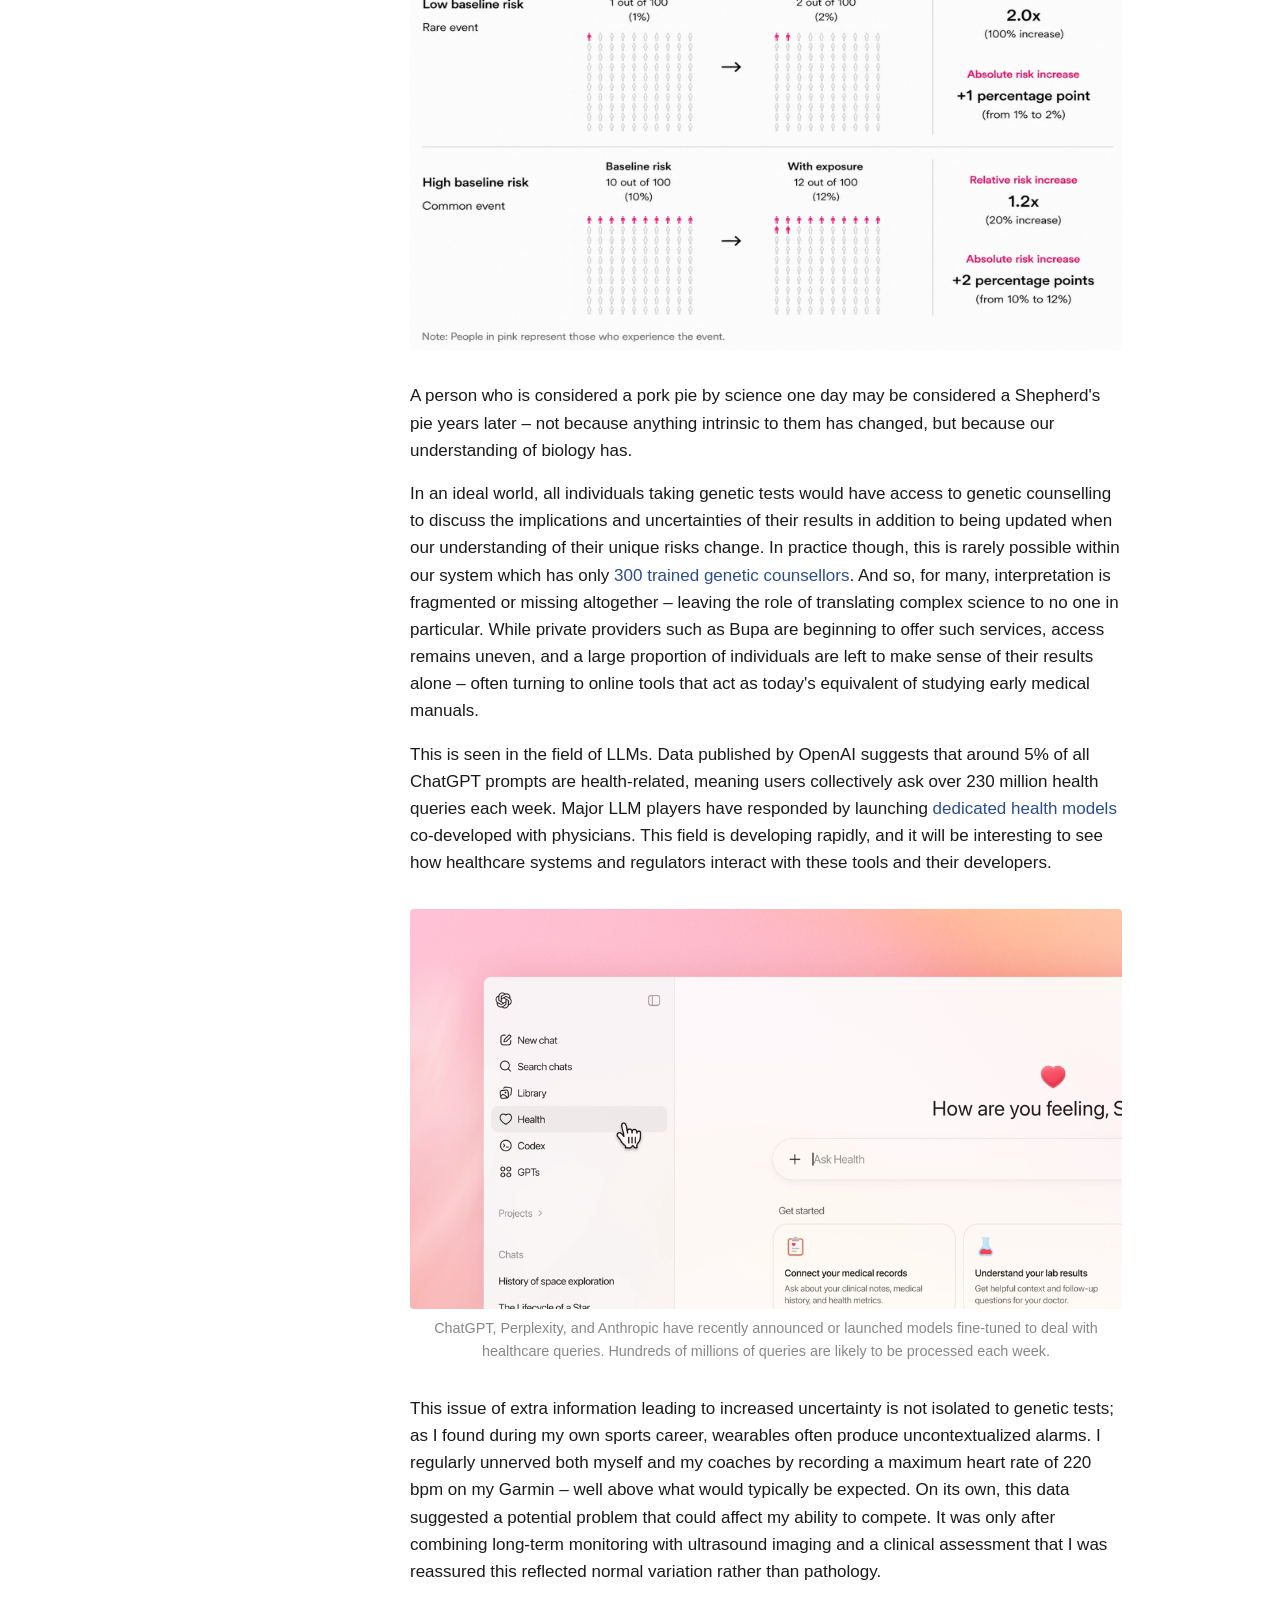
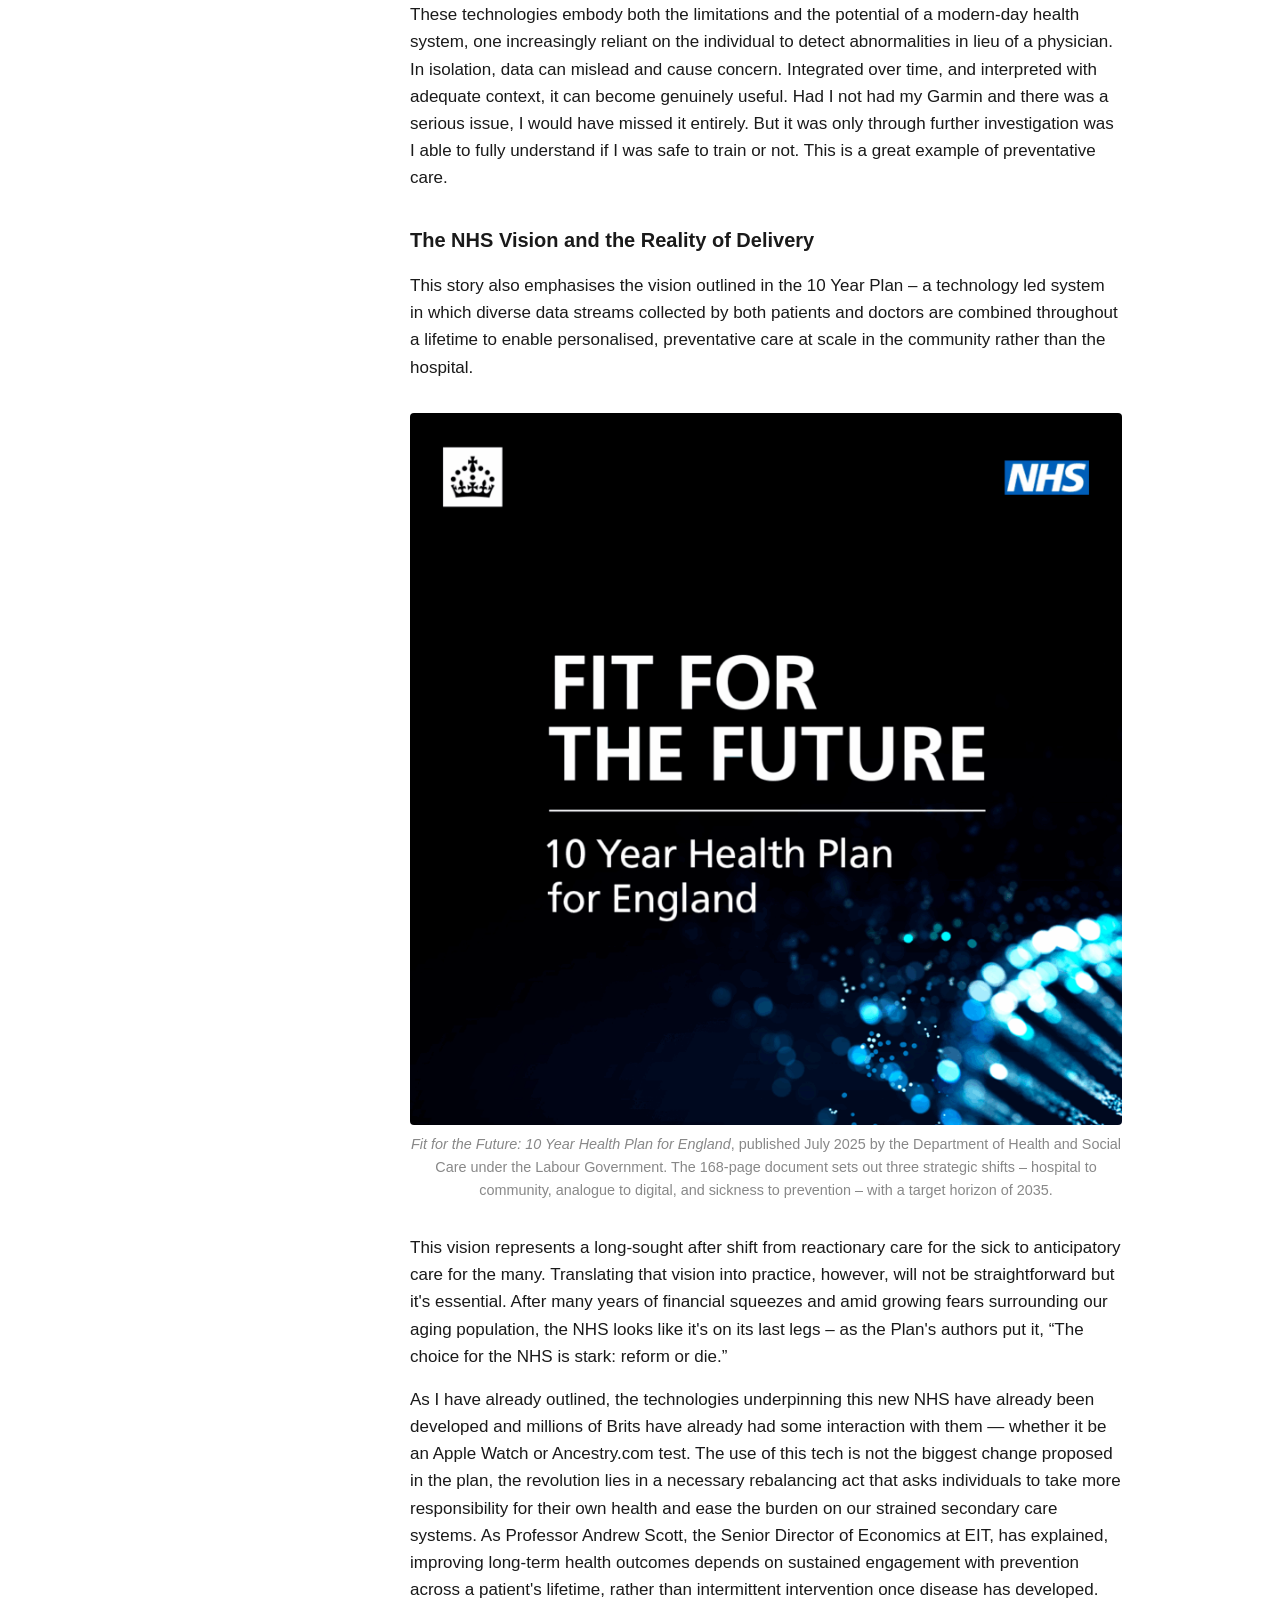
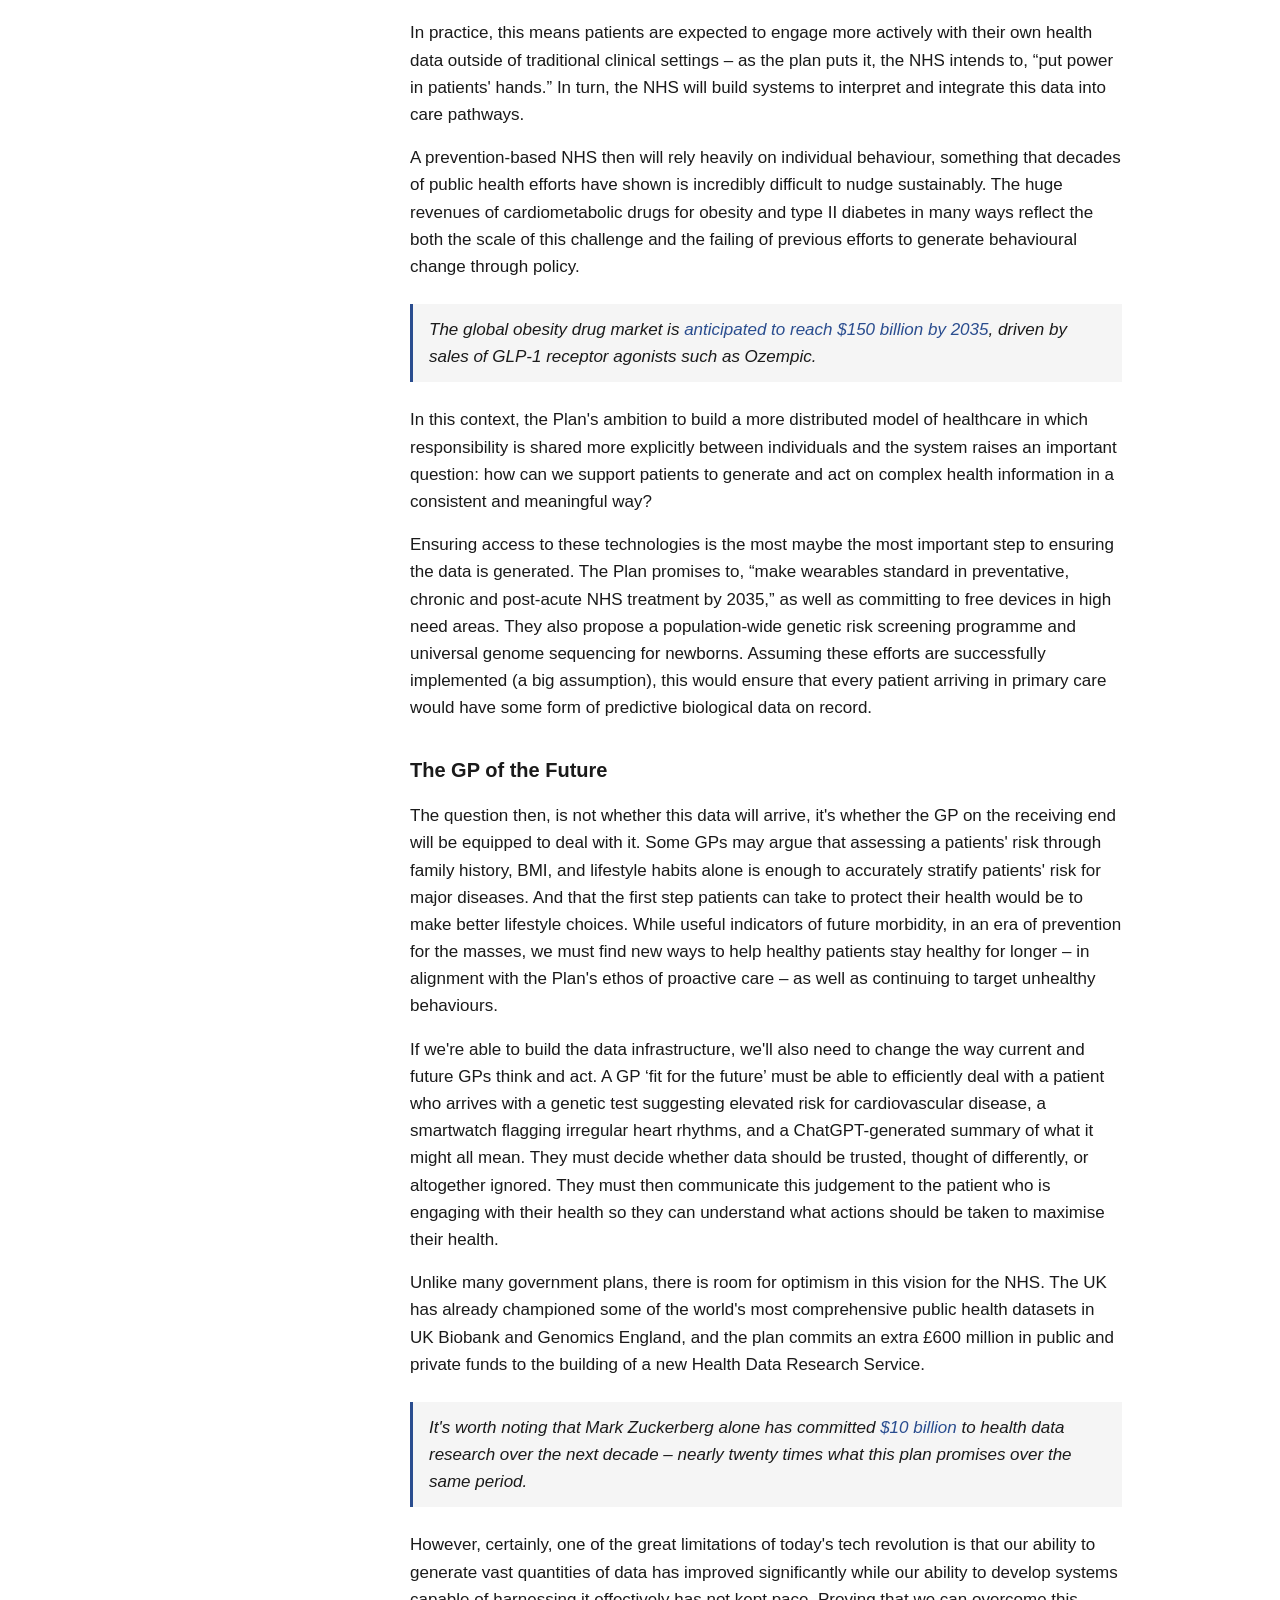
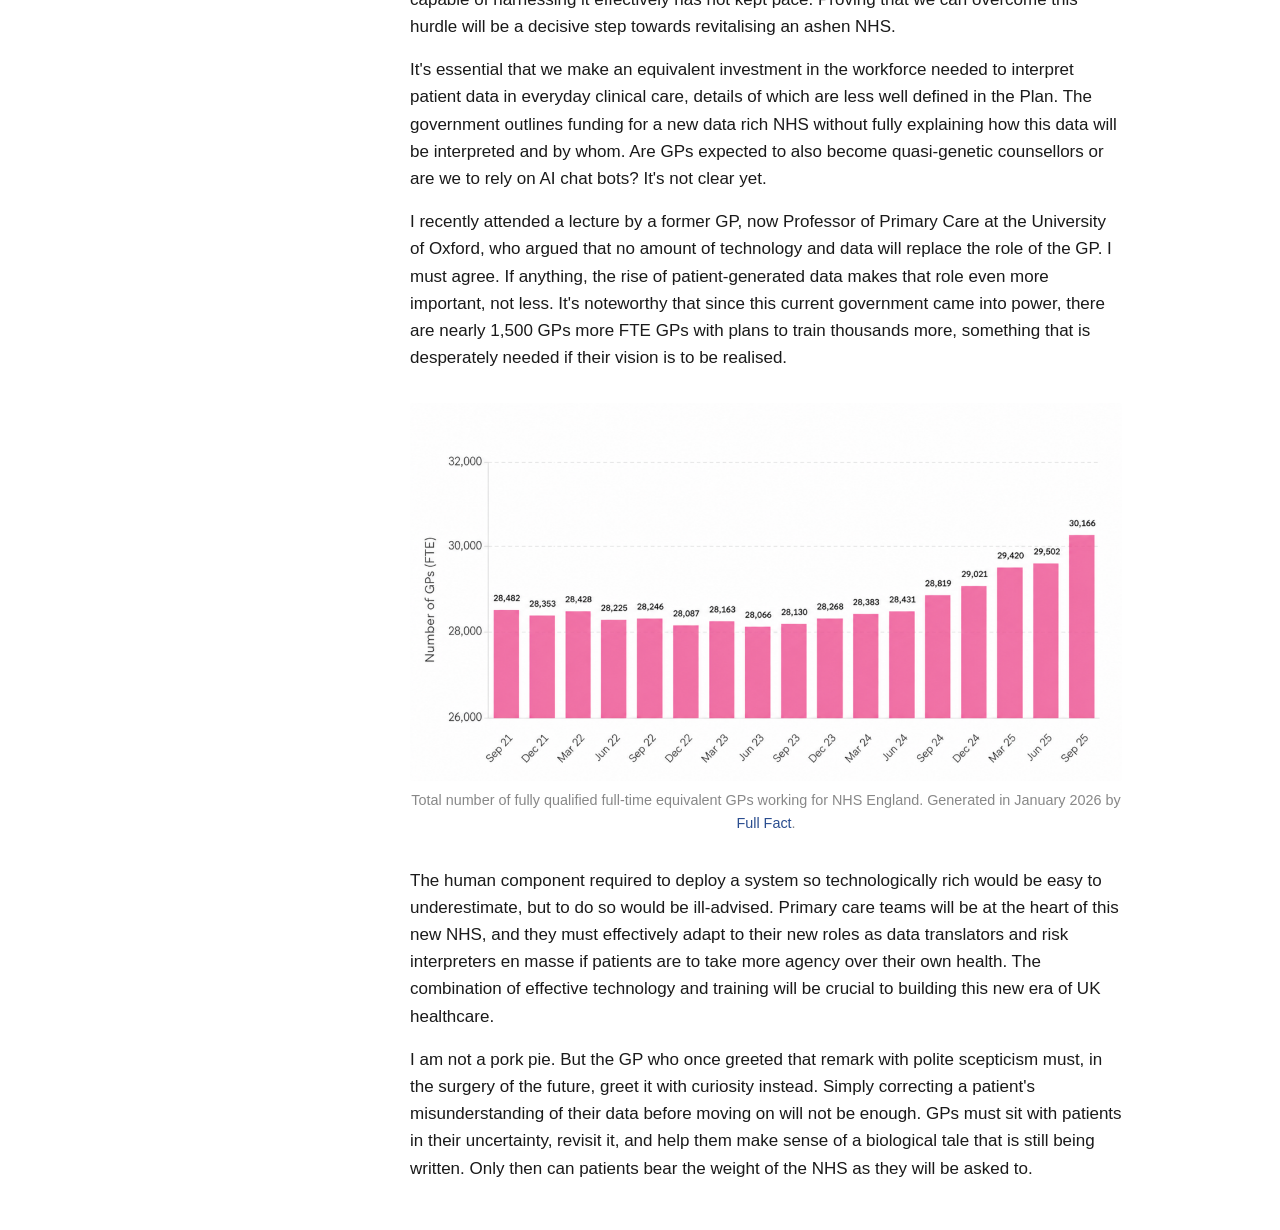
<file: articles/should-doctors-care-pork-pie.html>
<!DOCTYPE html>
<html lang="en">
<head>
    <meta charset="UTF-8">
    <meta name="viewport" content="width=device-width, initial-scale=1.0">
    <title>Should doctors care that I'm a Pork Pie? :: Jonny Gondzic</title>
    <meta name="description" content="On patient-generated health data, the NHS 10 Year Plan, and the GP of the future.">
    <link rel="stylesheet" href="../assets/style.css">
    <script src="../assets/theme.js" defer></script>
    <script src="../assets/toc.js" defer></script>
</head>
<body>
    <div class="reading-progress" aria-hidden="true"><div class="reading-progress-bar"></div></div>
    <div class="post-layout">
        <aside class="post-toc" aria-label="Table of contents">
            <p class="post-toc-title">Contents</p>
        </aside>
        <main class="container page">
        <header class="page-header">
            <h2><a href="../index.html">Jonny Gondzic</a> &nbsp;::&nbsp; <a href="index.html">Articles</a></h2>
            <button class="theme-toggle" aria-label="Toggle theme" title="Toggle theme">
                <svg class="icon-moon" viewBox="0 0 24 24" width="18" height="18" fill="currentColor"><path d="M21 12.79A9 9 0 1111.21 3 7 7 0 0021 12.79z"/></svg><svg class="icon-sun" viewBox="0 0 24 24" width="18" height="18" fill="none" stroke="currentColor" stroke-width="2" stroke-linecap="round" stroke-linejoin="round"><circle cx="12" cy="12" r="4"/><path d="M12 2v2M12 20v2M4.93 4.93l1.41 1.41M17.66 17.66l1.41 1.41M2 12h2M20 12h2M6.34 17.66l-1.41 1.41M19.07 4.93l-1.41 1.41"/></svg>
            </button>
        </header>

        <article class="post">
            <h1>How to Treat a Pork Pie: A Doctor's Guide</h1>
            <p class="post-date">2026-03-03</p>

            <figure class="post-figure">
                <img src="../assets/articles/pork-pie/cover.jpeg" alt="Cover image">
            </figure>

            <p class="lede">&ldquo;I am a proud Lincolnshire pork pie.&rdquo;</p>

            <p>If I told my GP this today, I imagine they would respond with a polite but measured dose of scepticism. They would probe how I came to such an absurd conclusion about my state of being and, crucially, avoid writing &ldquo;is a Melton Mowbray pie&rdquo; into my medical notes.</p>

            <p>Medicine is used to interpreting the symptoms patients present with. It is, however, less used to interpreting what patients know <em>or</em> think they know about their own biology.</p>

            <p>Through the rise of 24/7 health monitoring technologies, direct-to-consumer (D2C) genetic testing, and large language models, we have entered a world in which accessing and exploring personal medical data has never been easier. However, it appears that we have democratised access to complex biomedical information without providing a genuine education on what the data means. As a result, patients now arrive in primary care not just with symptoms, but with reams of data and pre-formed narratives about what it all means for their future health despite most of the population possessing no formal education in science beyond GCSEs.</p>

            <p>The narrative I began with is not entirely imagined. In 1944, the Dutch Hunger Winter saw calorie intake in parts of the Netherlands fall to as low as 400 calories per day, with many forced into eating tulip bulbs as a main food source. Decades later, <a href="https://www.pnas.org/doi/full/10.1073/pnas.0806560105">researchers found</a> that the effects of that famine were still detectable &ndash; not only in those who lived through it, but in their children and even their grandchildren. Early-life conditions had left lasting marks on how genes were regulated (turn on or off), with measurable health consequences decades later.</p>

            <p>The implication is somewhat unsettling. The truth is that, &ldquo;you are what you eat&rdquo; is only part of the story &ndash; it may also be the case that you are, in part, what your grandparents ate. My grandfather, a lifelong enthusiast of the pork pie, may have shaped my own biological risks in ways neither of us fully understands. It is precisely this kind of finding &mdash; counterintuitive and easily misinterpreted &mdash; that the modern patient is now expected to make sense of.</p>

            <p>Clearly this doesn't make me a pork pie, but while obvious, the reasons why are complicated, and this absurd scenario is a caricature of the serious point I am making. As a scientist, I know that our understanding of human biology is nuanced, dynamic, and easy for patients without formal training to mistranslate. Yet consumer health products have opened a treasure trove of data to the public that has the potential to both engage a wider audience with their health, and at the same time cause unwarranted distress or confusion.</p>
            <p>Last year, the Labour Government released its <a href="https://assets.publishing.service.gov.uk/media/6888a0b1a11f859994409147/fit-for-the-future-10-year-health-plan-for-england.pdf">10 Year Health Plan</a> for the NHS, outlining their vision for UK public healthcare in 2035 &ndash; a distributed system equipped to detect disease early and prevent where possible before patients reach hospital beds. Integrating digital health tools, wearable devices, and genetic testing into primary care is not just part of that plan &ndash; it's effectively the whole plan.</p>

            <p>As the NHS undergoes a much-needed restructuring, aiming to incorporate many new advances in the health tech field, I wanted to explore the realities of a health system that increasingly expects patients to arrive in primary care armed with genomic data, wearable metrics, and AI-generated interpretations of their biology. For the first time in decades, UK medicine is being asked to do something new &ndash; not just diagnose and treat disease, but rapidly interpret and communicate complex, patient-generated data to those same patients. After nearly three years of working in this field, I wanted to explore what a primary care system already under significant pressure would look like in a new era for the NHS.</p>

            <h2>The Rise of Patient-Generated Health Data</h2>

            <p>I'll start by exploring developments in the health tech space.</p>

            <p>Interrogating and monitoring the health of ourselves and our loved ones in the absence of a doctor is not a new phenomenon. We have used tools for this purpose long before the Human Genome Project or modern wearables. During the 18th century, in a period when balancing bodily fluids was still considered good medical practice, literate families relied on home health manuals for care, as access to a doctor was slow and often complicated by travel (some things, it seems, have not changed).</p>

            <p>The tools of today, however, are clearly distinct in their nature. We have made huge leaps in both the depth and breadth of our understanding of biology, leading to an explosion of consumer-oriented health products over the past two decades. Genetic testing services such as 23andMe, 24/7 wearable devices like Apple Watches and WHOOP, regular blood biomarker analyses, and even longitudinal full-body MRI scans are now accessible to individuals outside traditional clinical settings.</p>

            <p>As these technologies become more advanced, their ability to generate sustained behavioural changes is increasingly obvious, for example the impacts of drinking alcohol on wearable metrics have contributed to many changing their attitudes towards alcohol. It seems that the clinical potential of this tech is limited less by its ability to generate health insights, and more by how that data is interpreted by users. Like the medical manuals of the eighteenth century, outputs from today's tech requires careful contextualisation if it's to be clinically useful.</p>

            <p>In some technologies, the gap between what customers receive today and what is required for clinical decision-making is substantial. Many D2C genetic tests are not held to the same quality control standards as clinical-grade equivalents, and as such are known to have significantly <a href="https://www.sciencedirect.com/science/article/pii/S1098360021000149">higher false-positive rates</a>. Furthermore, many tests provide payers with only raw risk percentages without the necessary clinical, environmental, or familial context, frequently leading to an overestimation of disease risk which can be unnecessarily harmful. These are the narratives patients may arrive into consulting rooms with.</p>

            <p>Crucially, of the millions who have already done a genetic test, many don't appreciate that the clinical interpretation of their DNA is liable to change. If you were to take a test today and analyse the results again in five years' time, there's a realistic chance that the associated risk predictions would be different. Though by how much is impossible to say, these changes are difficult for patients to understand, particularly when they're initially led to believe they're at increased risk of a serious condition, only to later be told that they're not.</p>

            <figure class="post-figure">
                <img src="../assets/articles/pork-pie/fig1.png" alt="Figure">
            </figure>

            <p>A person who is considered a pork pie by science one day may be considered a Shepherd's pie years later &ndash; not because anything intrinsic to them has changed, but because our understanding of biology has.</p>

            <p>In an ideal world, all individuals taking genetic tests would have access to genetic counselling to discuss the implications and uncertainties of their results in addition to being updated when our understanding of their unique risks change. In practice though, this is rarely possible within our system which has only <a href="https://www.nature.com/articles/s41431-022-01212-9">300 trained genetic counsellors</a>. And so, for many, interpretation is fragmented or missing altogether &ndash; leaving the role of translating complex science to no one in particular. While private providers such as Bupa are beginning to offer such services, access remains uneven, and a large proportion of individuals are left to make sense of their results alone &ndash; often turning to online tools that act as today's equivalent of studying early medical manuals.</p>

            <p>This is seen in the field of LLMs. Data published by OpenAI suggests that around 5% of all ChatGPT prompts are health-related, meaning users collectively ask over 230 million health queries each week. Major LLM players have responded by launching <a href="https://openai.com/index/introducing-chatgpt-health/">dedicated health models</a> co-developed with physicians. This field is developing rapidly, and it will be interesting to see how healthcare systems and regulators interact with these tools and their developers.</p>

            <figure class="post-figure">
                <img src="../assets/articles/pork-pie/fig2.png" alt="ChatGPT, Perplexity, and Anthropic health-focused models">
                <figcaption>ChatGPT, Perplexity, and Anthropic have recently announced or launched models fine-tuned to deal with healthcare queries. Hundreds of millions of queries are likely to be processed each week.</figcaption>
            </figure>

            <p>This issue of extra information leading to increased uncertainty is not isolated to genetic tests; as I found during my own sports career, wearables often produce uncontextualized alarms. I regularly unnerved both myself and my coaches by recording a maximum heart rate of 220 bpm on my Garmin &ndash; well above what would typically be expected. On its own, this data suggested a potential problem that could affect my ability to compete. It was only after combining long-term monitoring with ultrasound imaging and a clinical assessment that I was reassured this reflected normal variation rather than pathology.</p>

            <p>These technologies embody both the limitations and the potential of a modern-day health system, one increasingly reliant on the individual to detect abnormalities in lieu of a physician. In isolation, data can mislead and cause concern. Integrated over time, and interpreted with adequate context, it can become genuinely useful. Had I not had my Garmin and there was a serious issue, I would have missed it entirely. But it was only through further investigation was I able to fully understand if I was safe to train or not. This is a great example of preventative care.</p>

            <h2>The NHS Vision and the Reality of Delivery</h2>

            <p>This story also emphasises the vision outlined in the 10 Year Plan &ndash; a technology led system in which diverse data streams collected by both patients and doctors are combined throughout a lifetime to enable personalised, preventative care at scale in the community rather than the hospital.</p>

            <figure class="post-figure">
                <img src="../assets/articles/pork-pie/fig3.png" alt="Fit for the Future: 10 Year Health Plan for England">
                <figcaption><em>Fit for the Future: 10 Year Health Plan for England</em>, published July 2025 by the Department of Health and Social Care under the Labour Government. The 168-page document sets out three strategic shifts &ndash; hospital to community, analogue to digital, and sickness to prevention &ndash; with a target horizon of 2035.</figcaption>
            </figure>

            <p>This vision represents a long-sought after shift from reactionary care for the sick to anticipatory care for the many. Translating that vision into practice, however, will not be straightforward but it's essential. After many years of financial squeezes and amid growing fears surrounding our aging population, the NHS looks like it's on its last legs &ndash; as the Plan's authors put it, &ldquo;The choice for the NHS is stark: reform or die.&rdquo;</p>

            <p>As I have already outlined, the technologies underpinning this new NHS have already been developed and millions of Brits have already had some interaction with them &mdash; whether it be an Apple Watch or Ancestry.com test. The use of this tech is not the biggest change proposed in the plan, the revolution lies in a necessary rebalancing act that asks individuals to take more responsibility for their own health and ease the burden on our strained secondary care systems. As Professor Andrew Scott, the Senior Director of Economics at EIT, has explained, improving long-term health outcomes depends on sustained engagement with prevention across a patient's lifetime, rather than intermittent intervention once disease has developed.</p>

            <p>In practice, this means patients are expected to engage more actively with their own health data outside of traditional clinical settings &ndash; as the plan puts it, the NHS intends to, &ldquo;put power in patients' hands.&rdquo; In turn, the NHS will build systems to interpret and integrate this data into care pathways.</p>

            <p>A prevention-based NHS then will rely heavily on individual behaviour, something that decades of public health efforts have shown is incredibly difficult to nudge sustainably. The huge revenues of cardiometabolic drugs for obesity and type II diabetes in many ways reflect the both the scale of this challenge and the failing of previous efforts to generate behavioural change through policy.</p>

            <aside class="callout">The global obesity drug market is <a href="https://www.pharmexec.com/view/eli-lilly-orforglipron-retatrutide-glp-clarivate">anticipated to reach $150 billion by 2035</a>, driven by sales of GLP-1 receptor agonists such as Ozempic.</aside>

            <p>In this context, the Plan's ambition to build a more distributed model of healthcare in which responsibility is shared more explicitly between individuals and the system raises an important question: how can we support patients to generate and act on complex health information in a consistent and meaningful way?</p>

            <p>Ensuring access to these technologies is the most maybe the most important step to ensuring the data is generated. The Plan promises to, &ldquo;make wearables standard in preventative, chronic and post-acute NHS treatment by 2035,&rdquo; as well as committing to free devices in high need areas. They also propose a population-wide genetic risk screening programme and universal genome sequencing for newborns. Assuming these efforts are successfully implemented (a big assumption), this would ensure that every patient arriving in primary care would have some form of predictive biological data on record.</p>

            <h2>The GP of the Future</h2>

            <p>The question then, is not whether this data will arrive, it's whether the GP on the receiving end will be equipped to deal with it. Some GPs may argue that assessing a patients' risk through family history, BMI, and lifestyle habits alone is enough to accurately stratify patients' risk for major diseases. And that the first step patients can take to protect their health would be to make better lifestyle choices. While useful indicators of future morbidity, in an era of prevention for the masses, we must find new ways to help healthy patients stay healthy for longer &ndash; in alignment with the Plan's ethos of proactive care &ndash; as well as continuing to target unhealthy behaviours.</p>

            <p>If we're able to build the data infrastructure, we'll also need to change the way current and future GPs think and act. A GP &lsquo;fit for the future&rsquo; must be able to efficiently deal with a patient who arrives with a genetic test suggesting elevated risk for cardiovascular disease, a smartwatch flagging irregular heart rhythms, and a ChatGPT-generated summary of what it might all mean. They must decide whether data should be trusted, thought of differently, or altogether ignored. They must then communicate this judgement to the patient who is engaging with their health so they can understand what actions should be taken to maximise their health.</p>

            <p>Unlike many government plans, there is room for optimism in this vision for the NHS. The UK has already championed some of the world's most comprehensive public health datasets in UK Biobank and Genomics England, and the plan commits an extra &pound;600 million in public and private funds to the building of a new Health Data Research Service.</p>

            <aside class="callout">It's worth noting that Mark Zuckerberg alone has committed <a href="https://www.science.org/content/article/ai-drives-dramatic-expansion-chan-zuckerberg-initiative-s-funding-end-all-diseases">$10 billion</a> to health data research over the next decade &ndash; nearly twenty times what this plan promises over the same period.</aside>

            <p>However, certainly, one of the great limitations of today's tech revolution is that our ability to generate vast quantities of data has improved significantly while our ability to develop systems capable of harnessing it effectively has not kept pace. Proving that we can overcome this hurdle will be a decisive step towards revitalising an ashen NHS.</p>

            <p>It's essential that we make an equivalent investment in the workforce needed to interpret patient data in everyday clinical care, details of which are less well defined in the Plan. The government outlines funding for a new data rich NHS without fully explaining how this data will be interpreted and by whom. Are GPs expected to also become quasi-genetic counsellors or are we to rely on AI chat bots? It's not clear yet.</p>

            <p>I recently attended a lecture by a former GP, now Professor of Primary Care at the University of Oxford, who argued that no amount of technology and data will replace the role of the GP. I must agree. If anything, the rise of patient-generated data makes that role even more important, not less. It's noteworthy that since this current government came into power, there are nearly 1,500 GPs more FTE GPs with plans to train thousands more, something that is desperately needed if their vision is to be realised.</p>

            <figure class="post-figure">
                <img src="../assets/articles/pork-pie/fig4.png" alt="Total number of fully qualified full-time equivalent GPs working for NHS England">
                <figcaption>Total number of fully qualified full-time equivalent GPs working for NHS England. Generated in January 2026 by <a href="https://fullfact.org/health/GPs-ARRS-NHS/">Full Fact</a>.</figcaption>
            </figure>

            <p>The human component required to deploy a system so technologically rich would be easy to underestimate, but to do so would be ill-advised. Primary care teams will be at the heart of this new NHS, and they must effectively adapt to their new roles as data translators and risk interpreters en masse if patients are to take more agency over their own health. The combination of effective technology and training will be crucial to building this new era of UK healthcare.</p>

            <p>I am not a pork pie. But the GP who once greeted that remark with polite scepticism must, in the surgery of the future, greet it with curiosity instead. Simply correcting a patient's misunderstanding of their data before moving on will not be enough. GPs must sit with patients in their uncertainty, revisit it, and help them make sense of a biological tale that is still being written. Only then can patients bear the weight of the NHS as they will be asked to.</p>        </article>
    </main>
    </div>
</body>
</html>
</file>
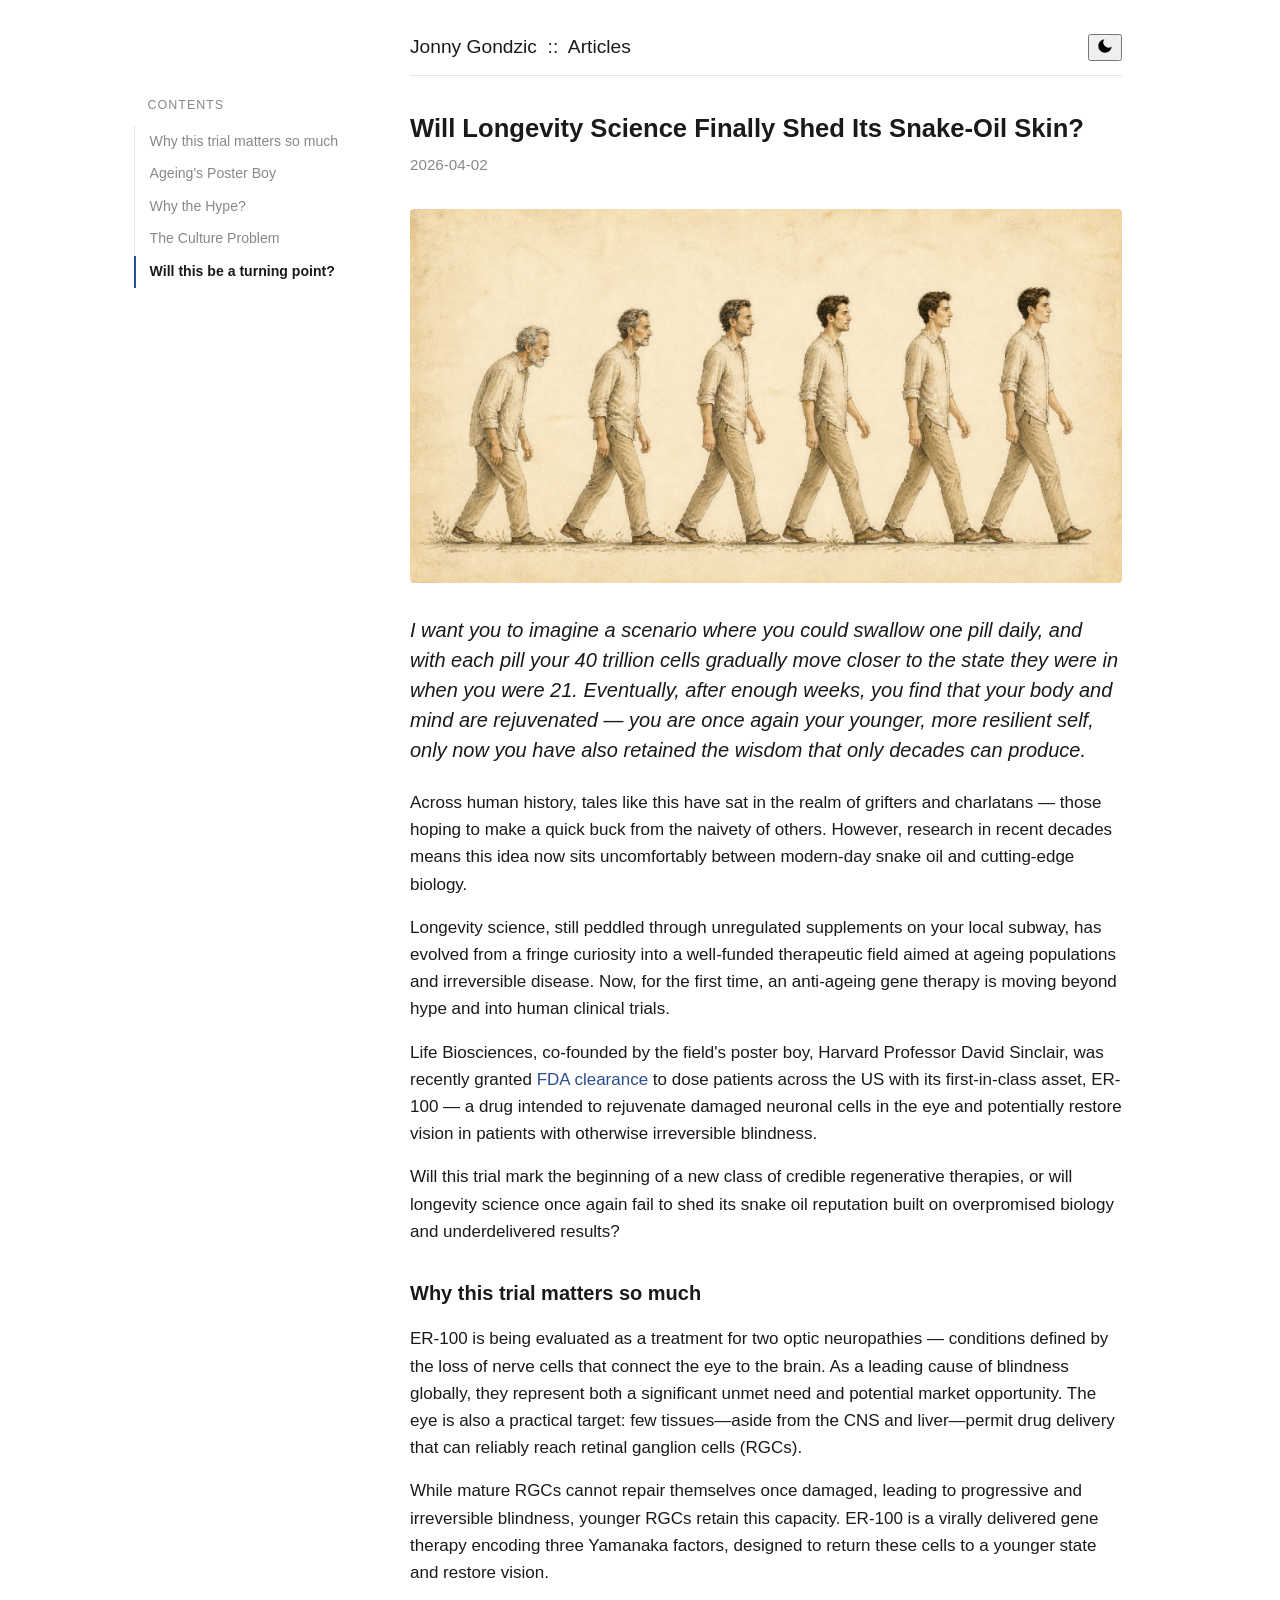
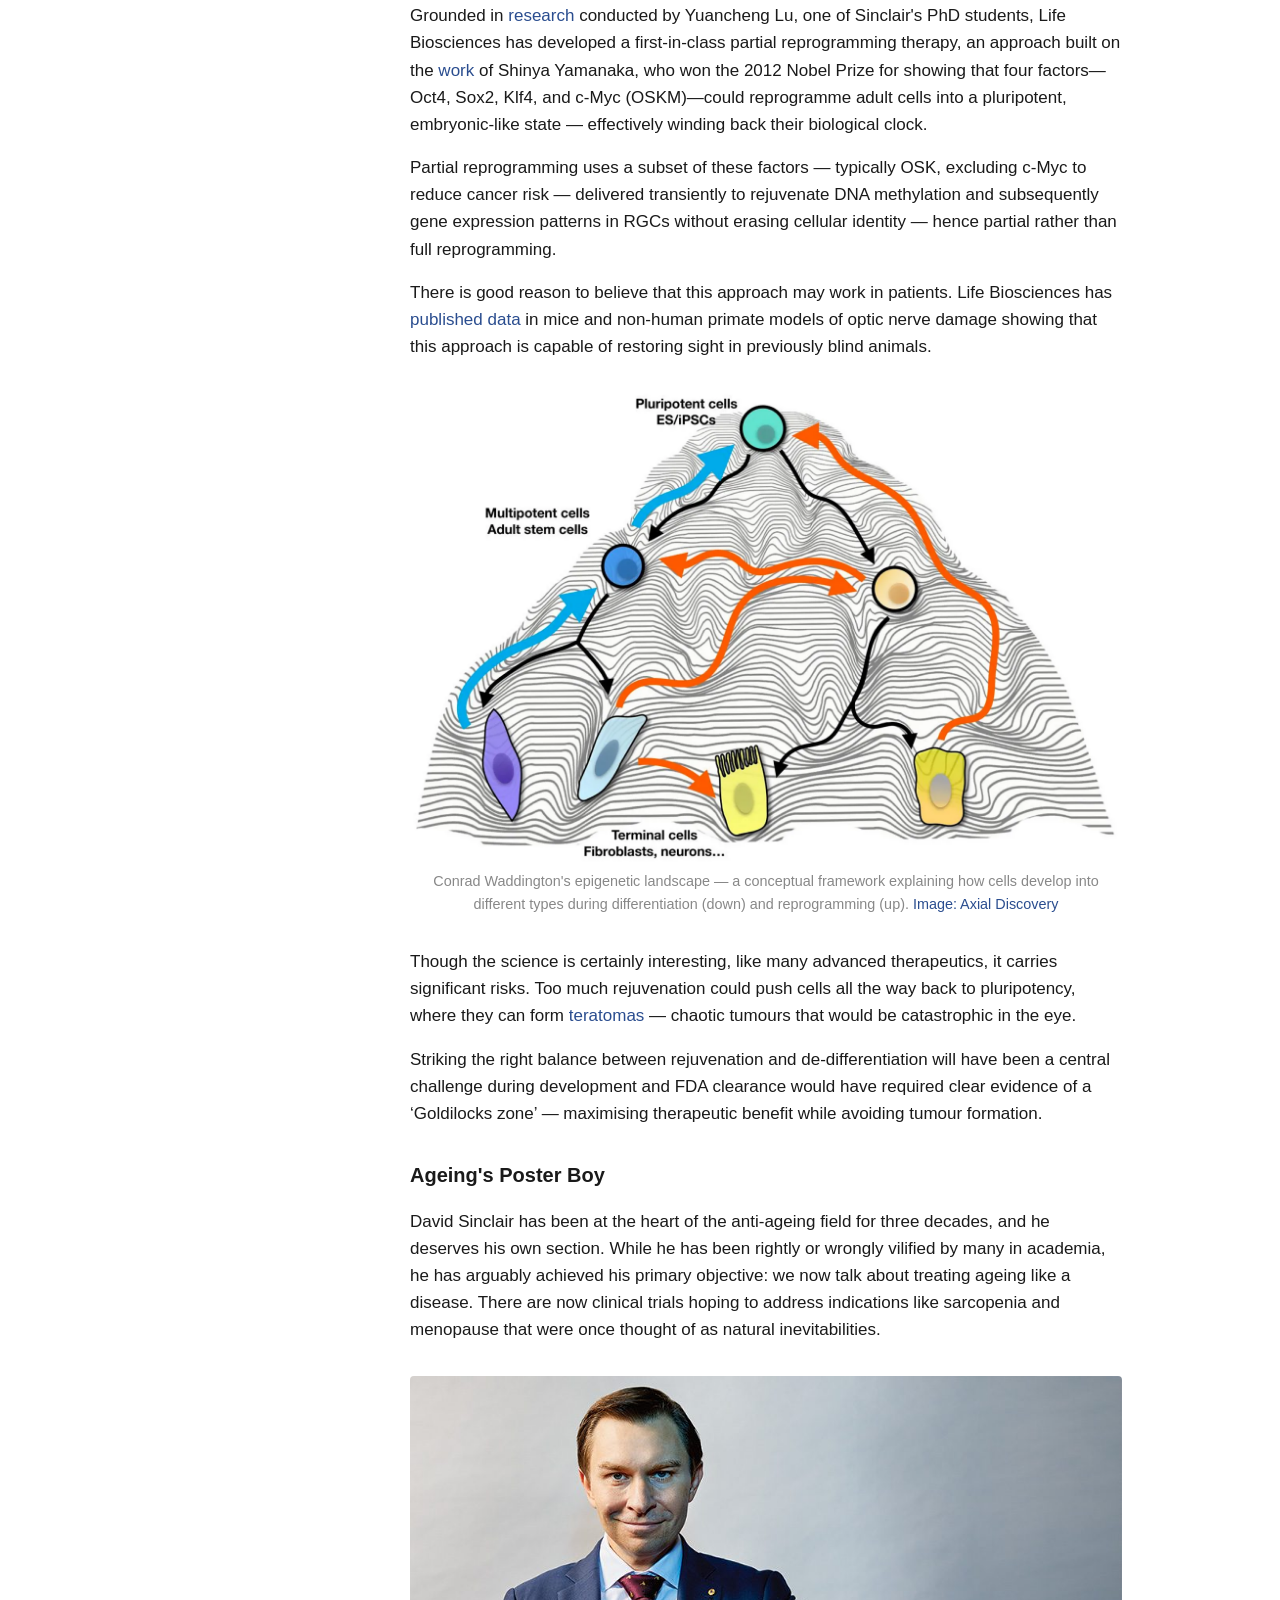
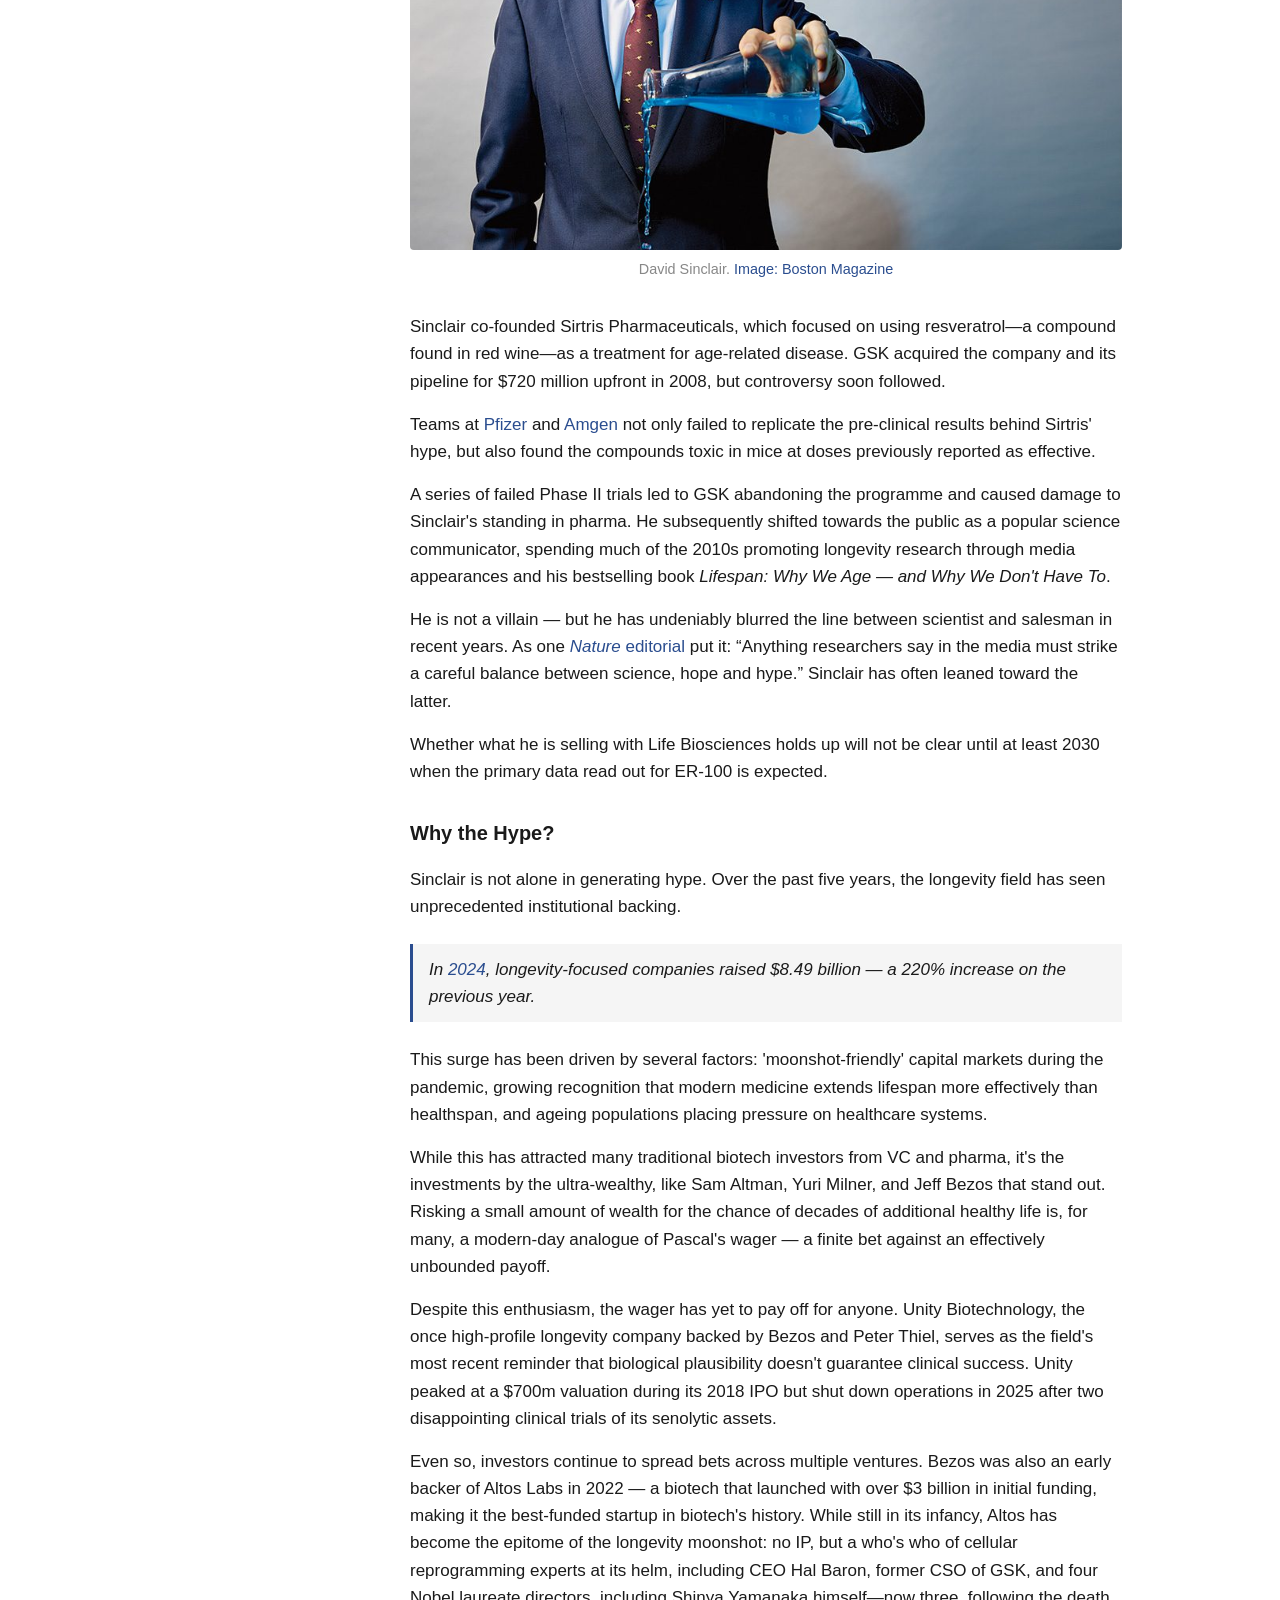
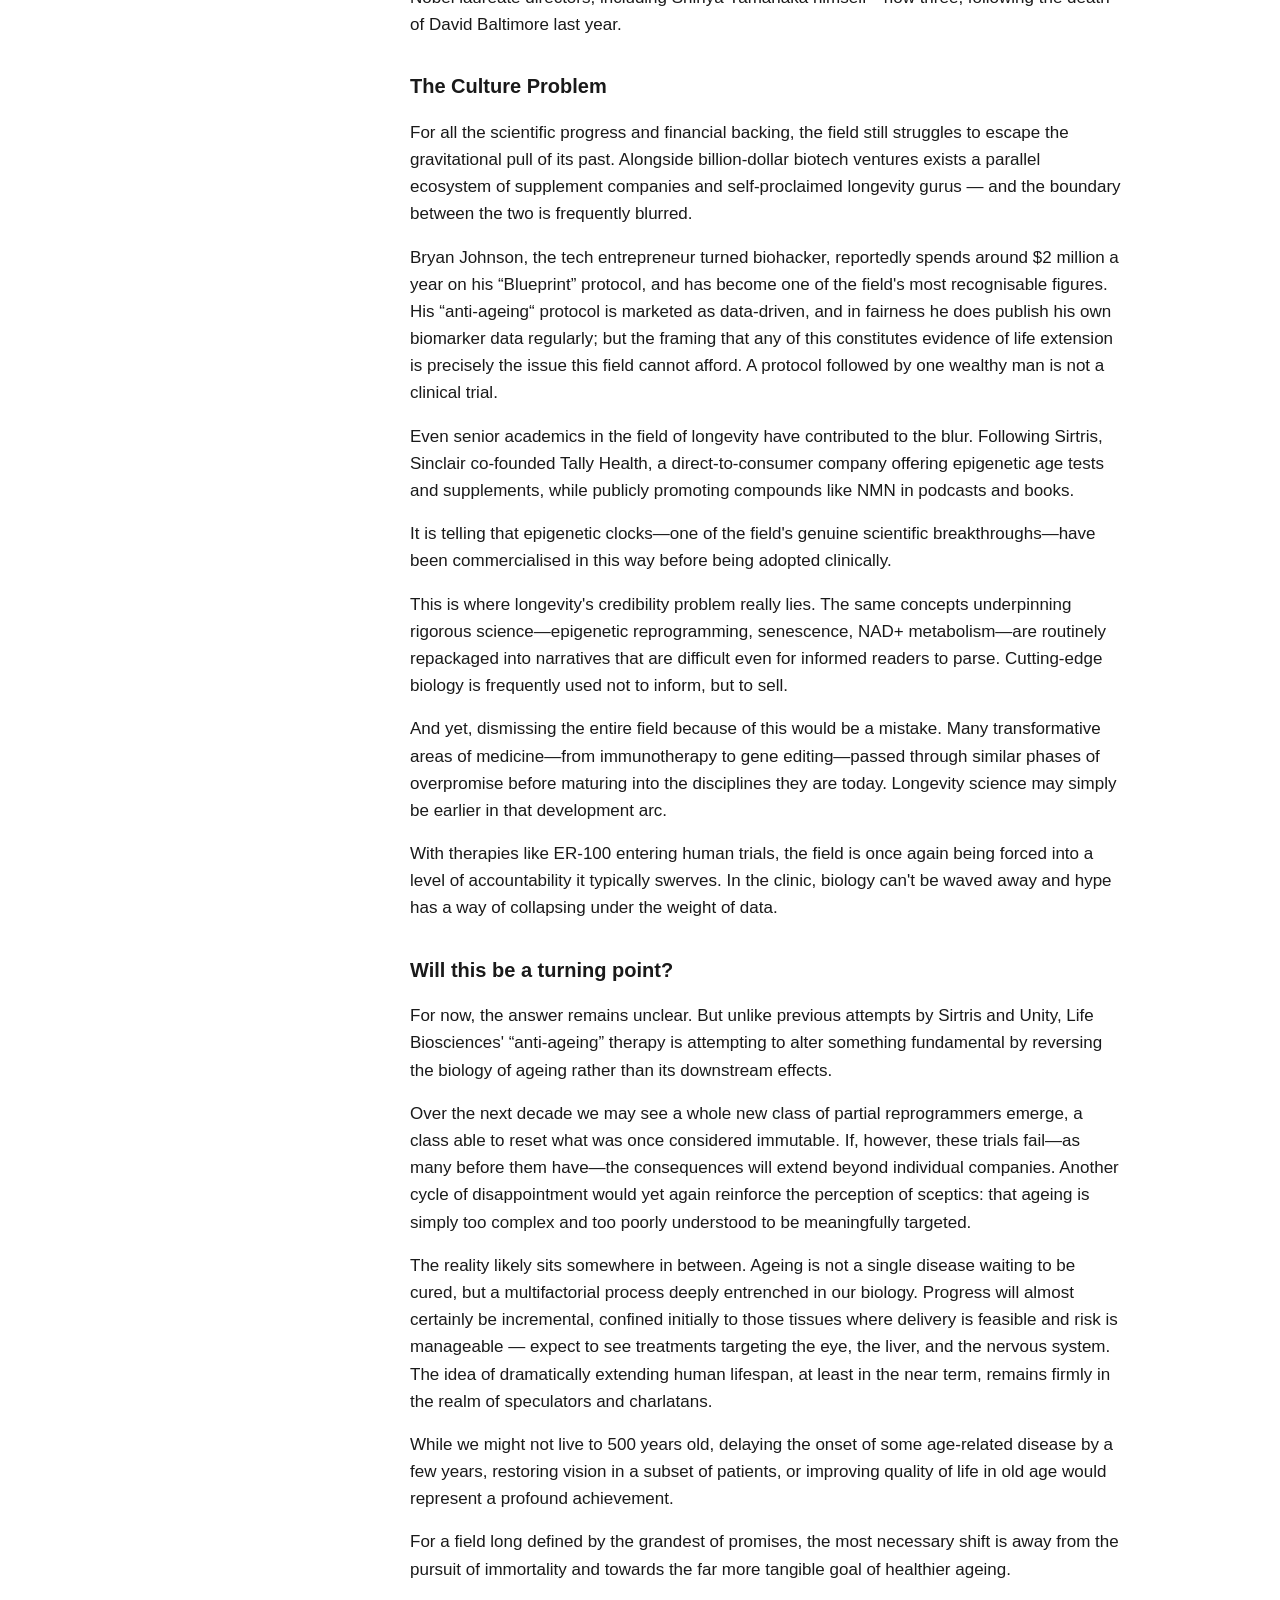
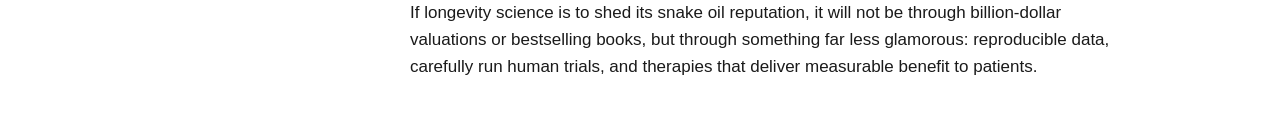
<file: articles/will-longevity-shed-snake-oil.html>
<!DOCTYPE html>
<html lang="en">
<head>
    <meta charset="UTF-8">
    <meta name="viewport" content="width=device-width, initial-scale=1.0">
    <title>Will Longevity Science Finally Shed Its Snake-Oil Skin? :: Jonny Gondzic</title>
    <meta name="description" content="On Life Biosciences' ER-100 trial, partial reprogramming, and whether longevity science can finally deliver clinical proof.">
    <link rel="stylesheet" href="../assets/style.css">
    <script src="../assets/theme.js" defer></script>
    <script src="../assets/toc.js" defer></script>
</head>
<body>
    <div class="reading-progress" aria-hidden="true"><div class="reading-progress-bar"></div></div>
    <div class="post-layout">
        <aside class="post-toc" aria-label="Table of contents">
            <p class="post-toc-title">Contents</p>
        </aside>
        <main class="container page">
        <header class="page-header">
            <h2><a href="../index.html">Jonny Gondzic</a> &nbsp;::&nbsp; <a href="index.html">Articles</a></h2>
            <button class="theme-toggle" aria-label="Toggle theme" title="Toggle theme">
                <svg class="icon-moon" viewBox="0 0 24 24" width="18" height="18" fill="currentColor"><path d="M21 12.79A9 9 0 1111.21 3 7 7 0 0021 12.79z"/></svg><svg class="icon-sun" viewBox="0 0 24 24" width="18" height="18" fill="none" stroke="currentColor" stroke-width="2" stroke-linecap="round" stroke-linejoin="round"><circle cx="12" cy="12" r="4"/><path d="M12 2v2M12 20v2M4.93 4.93l1.41 1.41M17.66 17.66l1.41 1.41M2 12h2M20 12h2M6.34 17.66l-1.41 1.41M19.07 4.93l-1.41 1.41"/></svg>
            </button>
        </header>

        <article class="post">
            <h1>Will Longevity Science Finally Shed Its Snake-Oil Skin?</h1>
            <p class="post-date">2026-04-02</p>

            <figure class="post-figure">
                <img src="../assets/articles/longevity/cover.jpg" alt="A watercolour illustration of a man at successive stages of life, walking from old age on the left to youth on the right">
            </figure>

            <p class="lede">I want you to imagine a scenario where you could swallow one pill daily, and with each pill your 40 trillion cells gradually move closer to the state they were in when you were 21. Eventually, after enough weeks, you find that your body and mind are rejuvenated &mdash; you are once again your younger, more resilient self, only now you have also retained the wisdom that only decades can produce.</p>

            <p>Across human history, tales like this have sat in the realm of grifters and charlatans &mdash; those hoping to make a quick buck from the naivety of others. However, research in recent decades means this idea now sits uncomfortably between modern-day snake oil and cutting-edge biology.</p>

            <p>Longevity science, still peddled through unregulated supplements on your local subway, has evolved from a fringe curiosity into a well-funded therapeutic field aimed at ageing populations and irreversible disease. Now, for the first time, an anti-ageing gene therapy is moving beyond hype and into human clinical trials.</p>

            <p>Life Biosciences, co-founded by the field's poster boy, Harvard Professor David Sinclair, was recently granted <a href="https://www.lifebiosciences.com/life-biosciences-announces-fda-clearance-of-ind-application-for-er-100-in-optic-neuropathies/">FDA clearance</a> to dose patients across the US with its first-in-class asset, ER-100 &mdash; a drug intended to rejuvenate damaged neuronal cells in the eye and potentially restore vision in patients with otherwise irreversible blindness.</p>

            <p>Will this trial mark the beginning of a new class of credible regenerative therapies, or will longevity science once again fail to shed its snake oil reputation built on overpromised biology and underdelivered results?</p>

            <h2>Why this trial matters so much</h2>

            <p>ER-100 is being evaluated as a treatment for two optic neuropathies &mdash; conditions defined by the loss of nerve cells that connect the eye to the brain. As a leading cause of blindness globally, they represent both a significant unmet need and potential market opportunity. The eye is also a practical target: few tissues&mdash;aside from the CNS and liver&mdash;permit drug delivery that can reliably reach retinal ganglion cells (RGCs).</p>
            
            <p>While mature RGCs cannot repair themselves once damaged, leading to progressive and irreversible blindness, younger RGCs retain this capacity. ER-100 is a virally delivered gene therapy encoding three Yamanaka factors, designed to return these cells to a younger state and restore vision.</p>

            <p>Grounded in <a href="https://www.nature.com/articles/s41586-020-2975-4">research</a> conducted by Yuancheng Lu, one of Sinclair's PhD students, Life Biosciences has developed a first-in-class partial reprogramming therapy, an approach built on the <a href="https://pubmed.ncbi.nlm.nih.gov/16904174/">work</a> of Shinya Yamanaka, who won the 2012 Nobel Prize for showing that four factors&mdash;Oct4, Sox2, Klf4, and c-Myc (OSKM)&mdash;could reprogramme adult cells into a pluripotent, embryonic-like state &mdash; effectively winding back their biological clock.</p>

            <p>Partial reprogramming uses a subset of these factors &mdash; typically OSK, excluding c-Myc to reduce cancer risk &mdash; delivered transiently to rejuvenate DNA methylation and subsequently gene expression patterns in RGCs without erasing cellular identity &mdash; hence partial rather than full reprogramming. 
                
            <p> There is good reason to believe that this approach may work in patients. Life Biosciences has <a href="https://www.lifebiosciences.com/our-platform/publications/">published data</a> in mice and non-human primate models of optic nerve damage showing that this approach is capable of restoring sight in previously blind animals. </p>

            <figure class="post-figure">
                <img src="../assets/articles/longevity/waddington.webp" alt="Waddington's epigenetic landscape showing pluripotent cells at the summit and differentiated terminal cells in the valleys">
                <figcaption>Conrad Waddington's epigenetic landscape &mdash; a conceptual framework explaining how cells develop into different types during differentiation (down) and reprogramming (up). <a href="https://axial.substack.com/p/axial-discovery-cell-reprogramming">Image: Axial Discovery</a></figcaption>
            </figure>

            <p>Though the science is certainly interesting, like many advanced therapeutics, it carries significant risks. Too much rejuvenation could push cells all the way back to pluripotency, where they can form <a href="https://www.nature.com/articles/nature12586">teratomas</a> &mdash; chaotic tumours that would be catastrophic in the eye.</p>

            <p>Striking the right balance between rejuvenation and de-differentiation will have been a central challenge during development and FDA clearance would have required clear evidence of a &lsquo;Goldilocks zone&rsquo; &mdash; maximising therapeutic benefit while avoiding tumour formation.</p>

            <h2>Ageing's Poster Boy</h2>

            <p>David Sinclair has been at the heart of the anti-ageing field for three decades, and he deserves his own section. While he has been rightly or wrongly vilified by many in academia, he has arguably achieved his primary objective: we now talk about treating ageing like a disease. There are now clinical trials hoping to address indications like sarcopenia and menopause that were once thought of as natural inevitabilities.</p>

            <figure class="post-figure">
                <img src="../assets/articles/longevity/sinclair.jpg" alt="David Sinclair pouring a blue liquid from a glass jug">
                <figcaption>David Sinclair. <a href="https://www.bostonmagazine.com/">Image: Boston Magazine</a></figcaption>
            </figure>

            <p>Sinclair co-founded Sirtris Pharmaceuticals, which focused on using resveratrol&mdash;a compound found in red wine&mdash;as a treatment for age-related disease. GSK acquired the company and its pipeline for $720 million upfront in 2008, but controversy soon followed.</p>

            <p>Teams at <a href="https://www.nature.com/articles/nature06261">Pfizer</a> and <a href="https://pubmed.ncbi.nlm.nih.gov/19843076/">Amgen</a> not only failed to replicate the pre-clinical results behind Sirtris' hype, but also found the compounds toxic in mice at doses previously reported as effective.</p>

            <p>A series of failed Phase II trials led to GSK abandoning the programme and caused damage to Sinclair's standing in pharma. He subsequently shifted towards the public as a popular science communicator, spending much of the 2010s promoting longevity research through media appearances and his bestselling book <em>Lifespan: Why We Age &mdash; and Why We Don't Have To</em>.</p>

            <p>He is not a villain &mdash; but he has undeniably blurred the line between scientist and salesman in recent years. As one <a href="https://www.nature.com/articles/464465b"><em>Nature</em> editorial</a> put it: &ldquo;Anything researchers say in the media must strike a careful balance between science, hope and hype.&rdquo; Sinclair has often leaned toward the latter.</p>
            <p></p>Whether what he is selling with Life Biosciences holds up will not be clear until at least 2030 when the primary data read out for ER-100 is expected.</p>

            <h2>Why the Hype?</h2>

            <p>Sinclair is not alone in generating hype. Over the past five years, the longevity field has seen unprecedented institutional backing.</p>

            <aside class="callout">In <a href="https://insilico.com/news/zxgcbd5dx1-ardd-for-healthy-longevity-how-science-t">2024</a>, longevity-focused companies raised $8.49 billion &mdash; a 220% increase on the previous year.</aside>

            <p>This surge has been driven by several factors: 'moonshot-friendly' capital markets during the pandemic, growing recognition that modern medicine extends lifespan more effectively than healthspan, and ageing populations placing pressure on healthcare systems.</p>

            <p>While this has attracted many traditional biotech investors from VC and pharma, it's the investments by the ultra-wealthy, like Sam Altman, Yuri Milner, and Jeff Bezos that stand out. Risking a small amount of wealth for the chance of decades of additional healthy life is, for many, a modern-day analogue of Pascal's wager &mdash; a finite bet against an effectively unbounded payoff.</p>

            <p>Despite this enthusiasm, the wager has yet to pay off for anyone. Unity Biotechnology, the once high-profile longevity company backed by Bezos and Peter Thiel, serves as the field's most recent reminder that biological plausibility doesn't guarantee clinical success. Unity peaked at a $700m valuation during its 2018 IPO but shut down operations in 2025 after two disappointing clinical trials of its senolytic assets.</p>

            <p>Even so, investors continue to spread bets across multiple ventures. Bezos was also an early backer of Altos Labs in 2022 — a biotech that launched with over $3 billion in initial funding, making it the best-funded startup in biotech's history. While still in its infancy, Altos has become the epitome of the longevity moonshot: no IP, but a who's who of cellular reprogramming experts at its helm, including CEO Hal Baron, former CSO of GSK, and four Nobel laureate directors, including Shinya Yamanaka himself&mdash;now three, following the death of David Baltimore last year.</p>    

            <h2>The Culture Problem</h2>

            <p>For all the scientific progress and financial backing, the field still struggles to escape the gravitational pull of its past. Alongside billion-dollar biotech ventures exists a parallel ecosystem of supplement companies and self-proclaimed longevity gurus &mdash; and the boundary between the two is frequently blurred.</p>

            <p>Bryan Johnson, the tech entrepreneur turned biohacker, reportedly spends around $2 million a year on his &ldquo;Blueprint&rdquo; protocol, and has become one of the field's most recognisable figures. His &ldquo;anti-ageing&ldquo; protocol is marketed as data-driven, and in fairness he does publish his own biomarker data regularly; but the framing that any of this constitutes evidence of life extension is precisely the issue this field cannot afford. A protocol followed by one wealthy man is not a clinical trial.</p>
            
            <p>Even senior academics in the field of longevity have contributed to the blur. Following Sirtris, Sinclair co-founded Tally Health, a direct-to-consumer company offering epigenetic age tests and supplements, while publicly promoting compounds like NMN in podcasts and books.</p>

            <p>It is telling that epigenetic clocks&mdash;one of the field's genuine scientific breakthroughs&mdash;have been commercialised in this way before being adopted clinically.</p>

            <p>This is where longevity's credibility problem really lies. The same concepts underpinning rigorous science&mdash;epigenetic reprogramming, senescence, NAD+ metabolism&mdash;are routinely repackaged into narratives that are difficult even for informed readers to parse. Cutting-edge biology is frequently used not to inform, but to sell.</p>

            <p>And yet, dismissing the entire field because of this would be a mistake. Many transformative areas of medicine&mdash;from immunotherapy to gene editing&mdash;passed through similar phases of overpromise before maturing into the disciplines they are today. Longevity science may simply be earlier in that development arc.</p>

            <p>With therapies like ER-100 entering human trials, the field is once again being forced into a level of accountability it typically swerves. In the clinic, biology can't be waved away and hype has a way of collapsing under the weight of data.</p>

            <h2>Will this be a turning point?</h2>

            <p>For now, the answer remains unclear. But unlike previous attempts by Sirtris and Unity, Life Biosciences' &ldquo;anti-ageing&rdquo; therapy is attempting to alter something fundamental by reversing the biology of ageing rather than its downstream effects.</p>
            
            <p>Over the next decade we may see a whole new class of partial reprogrammers emerge, a class able to reset what was once considered immutable. If, however, these trials fail&mdash;as many before them have&mdash;the consequences will extend beyond individual companies. Another cycle of disappointment would yet again reinforce the perception of sceptics: that ageing is simply too complex and too poorly understood to be meaningfully targeted.</p>
            
            <p>The reality likely sits somewhere in between. Ageing is not a single disease waiting to be cured, but a multifactorial process deeply entrenched in our biology. Progress will almost certainly be incremental, confined initially to those tissues where delivery is feasible and risk is manageable — expect to see treatments targeting the eye, the liver, and the nervous system. The idea of dramatically extending human lifespan, at least in the near term, remains firmly in the realm of speculators and charlatans.</p>

            <p>While we might not live to 500 years old, delaying the onset of some age-related disease by a few years, restoring vision in a subset of patients, or improving quality of life in old age would represent a profound achievement.</p>

            <p>For a field long defined by the grandest of promises, the most necessary shift is away from the pursuit of immortality and towards the far more tangible goal of healthier ageing.</p>

            <p>If longevity science is to shed its snake oil reputation, it will not be through billion-dollar valuations or bestselling books, but through something far less glamorous: reproducible data, carefully run human trials, and therapies that deliver measurable benefit to patients.</p>
        </article>
    </main>
    </div>
</body>
</html>
</file>
<file: assets/style.css>
:root {
    --bg: #ffffff;
    --fg: #1a1a1a;
    --muted: #888888;
    --link: #2a4d8f;
    --link-hover: #1a3a7a;
    --border: #e5e5e5;
    --code-bg: #f5f5f5;
    --quote-border: #cccccc;
    --max-width: 760px;
    --font-body: -apple-system, BlinkMacSystemFont, "Segoe UI", "Helvetica Neue", Arial, sans-serif;
    --font-mono: "SF Mono", Menlo, Consolas, "Liberation Mono", monospace;
}

[data-theme="dark"] {
    --bg: #1a1a1a;
    --fg: #e5e5e5;
    --muted: #999999;
    --link: #8ab4f8;
    --link-hover: #aac8fa;
    --border: #333333;
    --code-bg: #2a2a2a;
    --quote-border: #444444;
}

* {
    box-sizing: border-box;
}

html {
    -webkit-text-size-adjust: 100%;
}

body {
    margin: 0;
    padding: 0;
    background: var(--bg);
    color: var(--fg);
    font-family: var(--font-body);
    font-size: 17px;
    line-height: 1.6;
    transition: background 0.2s ease, color 0.2s ease;
}

.container {
    max-width: var(--max-width);
    margin: 0 auto;
    padding: 2rem 1.5rem;
}

a {
    color: var(--link);
    text-decoration: none;
}

a:hover {
    color: var(--link-hover);
    text-decoration: underline;
}

/* HOME */

.home {
    min-height: 100vh;
    display: flex;
    flex-direction: column;
    justify-content: center;
    padding-top: 4rem;
    padding-bottom: 4rem;
}

.intro h1 {
    margin: 0;
    font-size: 1.7rem;
    font-weight: 600;
}

.intro .tagline {
    margin: 0.25rem 0 2rem;
    color: var(--muted);
    font-size: 1rem;
}

.nav-row {
    display: flex;
    align-items: center;
    justify-content: space-between;
    padding: 0.75rem 0;
    border-top: 1px solid var(--border);
    border-bottom: 1px solid var(--border);
    margin-bottom: 2rem;
}

.nav-links a {
    color: var(--fg);
    margin-right: 1.25rem;
    font-size: 1rem;
}

.nav-links a.active {
    text-decoration: underline;
    text-underline-offset: 4px;
}

.icons {
    display: flex;
    align-items: center;
    gap: 0.85rem;
}

.icons a, .icons button, .header-icons a, .header-icons button {
    color: var(--fg);
    background: none;
    border: none;
    cursor: pointer;
    padding: 0;
    display: inline-flex;
    align-items: center;
}

.icons a:hover, .icons button:hover, .header-icons a:hover, .header-icons button:hover {
    color: var(--link);
}

.theme-toggle .icon-sun {
    display: none;
}

[data-theme="dark"] .theme-toggle .icon-moon {
    display: none;
}

[data-theme="dark"] .theme-toggle .icon-sun {
    display: inline-block;
}

/* PAGE HEADER */

.page-header {
    display: flex;
    align-items: center;
    justify-content: space-between;
    border-bottom: 1px solid var(--border);
    padding-bottom: 0.75rem;
    margin-bottom: 2rem;
}

.page-header h2 {
    margin: 0;
    font-size: 1.2rem;
    font-weight: 500;
}

.page-header h2 a {
    color: var(--fg);
}

.header-icons {
    display: flex;
    align-items: center;
    gap: 0.85rem;
}

/* POST LIST */

.post-list {
    list-style: none;
    padding: 0;
    margin: 0;
}

.post-list li {
    display: flex;
    justify-content: space-between;
    align-items: baseline;
    padding: 0.5rem 0;
    gap: 1rem;
}

.post-list .date {
    color: var(--muted);
    font-variant-numeric: tabular-nums;
    font-size: 0.95rem;
}

.more-link {
    text-align: right;
    margin-top: 1rem;
}

/* ABOUT */

.about p {
    margin: 0 0 1rem;
}

.about-grid {
    display: grid;
    grid-template-columns: 1fr auto;
    gap: 1.5rem;
    align-items: start;
    margin: 1.5rem 0;
}

.profile-photo {
    max-width: 220px;
    width: 100%;
    height: auto;
    border-radius: 4px;
}

.contact-box {
    border-left: 3px solid var(--quote-border);
    padding: 0.75rem 1rem;
    margin-top: 2rem;
}

.contact-box code {
    background: var(--code-bg);
    padding: 0.15rem 0.4rem;
    border-radius: 3px;
    font-size: 0.9em;
}

/* CV */

.cv-section {
    margin-top: 2.5rem;
}

.cv-section h3 {
    margin: 0 0 0.75rem;
    font-size: 1.05rem;
    font-weight: 600;
    border-bottom: 1px solid var(--border);
    padding-bottom: 0.3rem;
}

.cv-list {
    list-style: none;
    padding: 0;
    margin: 0;
}

.cv-list > li {
    padding: 0.5rem 0;
}

.cv-entry {
    display: flex;
    justify-content: space-between;
    align-items: baseline;
    gap: 1rem;
}

.cv-entry > div:first-child {
    flex: 1;
}

.cv-detail {
    color: var(--muted);
    font-size: 0.92rem;
    margin-top: 0.15rem;
}

.cv-date {
    color: var(--muted);
    font-variant-numeric: tabular-nums;
    font-size: 0.92rem;
    white-space: nowrap;
}

.cv-skills {
    list-style: none;
    padding: 0;
    margin: 0;
}

.cv-skills li {
    padding: 0.25rem 0;
}

@media (max-width: 600px) {
    .cv-entry {
        flex-direction: column;
        gap: 0.15rem;
    }
}

/* PUBLICATIONS */

.publication {
    margin-bottom: 3rem;
}

.publication h3 {
    margin: 0 0 0.4rem;
    font-size: 1.1rem;
    font-weight: 500;
}

.publication h3 .year {
    color: var(--muted);
    font-weight: 400;
}

.authors {
    margin: 0 0 0.5rem;
    font-size: 0.95rem;
}

.pub-meta {
    display: flex;
    justify-content: space-between;
    align-items: baseline;
    flex-wrap: wrap;
    gap: 0.5rem;
    font-size: 0.9rem;
    margin-bottom: 0.5rem;
}

.tags .tag {
    color: var(--muted);
    margin-right: 0.5rem;
}

.tags .tag:hover {
    color: var(--link);
}

.links a {
    margin-left: 0.5rem;
}

.venue {
    margin: 0 0 0.75rem;
    font-size: 0.95rem;
}

.pub-body {
    display: grid;
    grid-template-columns: 1fr auto;
    gap: 1.5rem;
    align-items: start;
}

.pub-body p {
    margin: 0;
}

.pub-figure {
    max-width: 280px;
    width: 100%;
    height: auto;
    border-radius: 4px;
}

/* POST */

.post h1 {
    margin: 0 0 0.25rem;
    font-size: 1.6rem;
    font-weight: 600;
}

.post .post-date {
    color: var(--muted);
    margin: 0 0 2rem;
    font-size: 0.95rem;
}

.post h2 {
    margin-top: 2rem;
    font-size: 1.25rem;
}

.post p {
    margin: 0 0 1rem;
}

.post code {
    background: var(--code-bg);
    padding: 0.15rem 0.4rem;
    border-radius: 3px;
    font-family: var(--font-mono);
    font-size: 0.9em;
}

.post pre {
    background: var(--code-bg);
    padding: 1rem;
    border-radius: 4px;
    overflow-x: auto;
    font-size: 0.9em;
}

.post pre code {
    background: none;
    padding: 0;
}

.post blockquote {
    border-left: 3px solid var(--quote-border);
    margin: 1rem 0;
    padding: 0.25rem 1rem;
    color: var(--muted);
}

.post .lede {
    font-size: 1.25rem;
    line-height: 1.5;
    font-style: italic;
    margin: 0 0 1.5rem;
}

.post-figure {
    margin: 2rem 0;
}

.post-figure img {
    width: 100%;
    height: auto;
    border-radius: 4px;
    display: block;
}

.post-figure figcaption {
    font-size: 0.9rem;
    color: var(--muted);
    text-align: center;
    margin-top: 0.5rem;
}

.post .callout {
    border-left: 3px solid var(--link);
    background: var(--code-bg);
    padding: 0.75rem 1rem;
    margin: 1.5rem 0;
    font-style: italic;
}

/* POST IDEAS */

.post-ideas .lede {
    font-size: 1.05rem;
    color: var(--muted);
    margin: 0 0 2.5rem;
    font-style: italic;
}

.idea {
    margin: 0 0 2.5rem;
    padding: 1.25rem 1.5rem;
    border: 1px solid var(--border);
    border-radius: 6px;
}

.idea h3 {
    margin: 0 0 0.75rem;
    font-size: 1.05rem;
    font-weight: 600;
    display: flex;
    align-items: baseline;
    gap: 0.6rem;
}

.idea-num {
    color: var(--muted);
    font-variant-numeric: tabular-nums;
    font-weight: 400;
    font-size: 0.85rem;
}

.idea-meta {
    margin-bottom: 0.75rem;
    font-size: 0.85rem;
}

.idea-tag {
    color: var(--muted);
    margin-right: 0.6rem;
}

.idea p {
    margin: 0 0 0.75rem;
}

.idea p:last-child {
    margin-bottom: 0;
}

.idea-refs {
    color: var(--muted);
    font-size: 0.9rem;
}

/* READING PROGRESS BAR */

.reading-progress {
    position: fixed;
    top: 0;
    left: 0;
    right: 0;
    height: 3px;
    background: transparent;
    z-index: 100;
    pointer-events: none;
}

.reading-progress-bar {
    height: 100%;
    width: 0%;
    background: #ec4899;
    will-change: width;
}

/* TABLE OF CONTENTS (post sidebar) */

.post-toc {
    display: none;
}

@media (min-width: 1100px) {
    .post-layout {
        display: grid;
        grid-template-columns: 220px 760px;
        gap: 2rem;
        justify-content: center;
        align-items: start;
    }

    .post-layout .container {
        max-width: 760px;
        margin: 0;
    }

    .post-toc {
        display: block;
        position: sticky;
        top: 2rem;
        align-self: start;
        padding-top: 4rem;
        max-height: calc(100vh - 2rem);
        overflow-y: auto;
    }

    .post-toc-title {
        font-size: 0.78rem;
        text-transform: uppercase;
        letter-spacing: 0.08em;
        color: var(--muted);
        margin: 0 0 0.6rem 0.85rem;
        font-weight: 500;
    }

    .post-toc ul {
        list-style: none;
        padding: 0;
        margin: 0;
        border-left: 1px solid var(--border);
    }

    .post-toc li {
        margin: 0;
    }

    .post-toc a {
        display: block;
        padding: 0.4rem 0 0.4rem 0.85rem;
        color: var(--muted);
        font-size: 0.88rem;
        line-height: 1.4;
        border-left: 2px solid transparent;
        margin-left: -1px;
        text-decoration: none;
        transition: color 0.15s ease, border-color 0.15s ease;
    }

    .post-toc a:hover {
        color: var(--fg);
        text-decoration: none;
    }

    .post-toc a.active {
        color: var(--fg);
        font-weight: 600;
        border-left-color: var(--link);
    }
}

/* RESPONSIVE */

@media (max-width: 600px) {
    .container {
        padding: 1.5rem 1rem;
    }

    .about-grid, .pub-body {
        grid-template-columns: 1fr;
    }

    .profile-photo, .pub-figure {
        max-width: 100%;
    }

    .pub-meta {
        flex-direction: column;
        align-items: flex-start;
    }

    .links a {
        margin-left: 0;
        margin-right: 0.5rem;
    }
}
</file>
